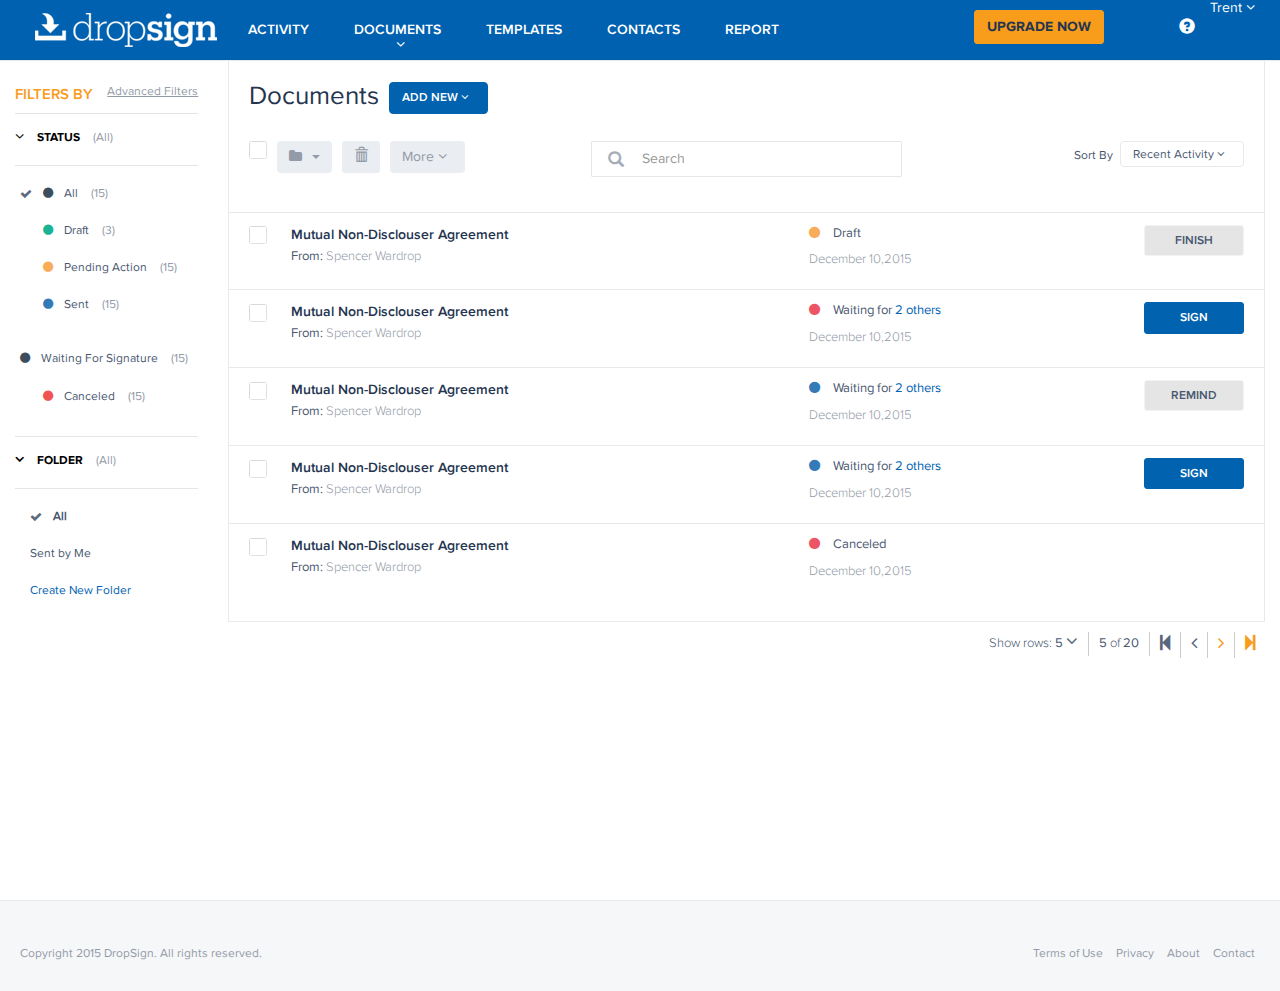
<file: index.html>
<!DOCTYPE html>
<html>
<head>
<meta charset="utf-8">
<meta name="viewport" content="width=device-width, initial-scale=1.0">
<title>Drop Sign</title>
<link href="css/bootstrap.min.css" rel="stylesheet">
<link href="css/font-awesome.css" rel="stylesheet">
<link href="css/custom.css" rel="stylesheet">
<link href="css/animate.css" rel="stylesheet">
<link href="css/style.css" rel="stylesheet">
<link href="css/datepicker.css" rel="stylesheet">
</head>

<body>
<div id="wrapper">
  <div class="site-pusher">
    <header class="header visible-xs"> <a href="#" class="header__icon" id="header__icon"></a> <a href="#" class="header__logo"><img src="images/logo.png"   /></a>
      <nav class="menu"> <a href="#">Activity</a> <a href="#">Document</a> <a href="#">Templates</a> <a href="#">Contacts</a> <a href="#">Reports</a> <a href="#" class="menu_icon"><i class="fa fa-user"></i> &nbsp;&nbsp;Spencer</a> <a href="#" class="menu_icon"><i class="fa fa-question-circle"></i> &nbsp;&nbsp;Help</a> <a href="#" class="menu_icon"><i class="fa fa-sign-out"></i> &nbsp;&nbsp;Log out</a> </nav>
    </header>
    
    <!--<nav class="navbar-default navbar-static-side" role="navigation">
    <div class="sidebar-collapse">
      <ul class="nav metismenu" id="side-menu">
        <li> <a href="javascript:;"> <span class="nav-label">Activity</span></a></li>
        <li> <a href="javascript:;"> <span class="nav-label">Document</span></a></li>
        <li> <a href="javascript:;"> <span class="nav-label">Templates</span></a></li>
        <li> <a href="javascript:;"> <span class="nav-label">Contacts</span></a></li>
        <li> <a href="javascript:;"> <span class="nav-label">Reports</span><span class="fa arrow"></span></a>
          <ul class="nav nav-second-level collapse">
            <li><a href="javascript:;"><i class="fa fa-user"></i> Spencer</a></li>
            <li><a href="javascript:;"><i class="fa fa-question-circle"></i> Help</a></li>
            <li><a href="javascript:;"><i class="fa fa-sign-out"></i> Logout</a></li>
          </ul>
        </li>
      </ul>
    </div>
  </nav>-->
    <div id="page-wrapper" class="white-bg">
      <div class="row border-bottom">
        <nav class="navbar navbar-fixed-top hidden-xs" role="navigation" style="margin-bottom: 0">
          <div class="col-lg-2 col-md-3 col-sm-3">
            <div class="navbar-header"> <a class="navbar-minimalize minimalize-styl-2 btn btn-primary visible-xs " href="javascript:;"><i class="fa fa-bars"></i> </a> <a href="javascript:;" class="logo"><img src="images/logo.png"   /></a> </div>
          </div>
          <div class="col-lg-6 col-md-6 col-sm-6 hidden-xs">
            <nav class="navbar zeroMB" role="navigation"> 
              <!-- Collect the nav links, forms, and other content for toggling -->
              <div class="collapse navbar-collapse" id="bs-example-navbar-collapse-1">
                <ul class="nav navbar-nav topimpmenu">
                  <li><a href="javascript:;">Activity</a></li>
                  <li class="dropdown"> <a href="javascript:;" class="dropdown-toggle" data-toggle="dropdown">Documents <b class="fa fa-angle-down fontsizefourteen"></b></a>
                    <ul class="dropdown-menu">
                      <li><a href="javascript:;">Sub Menu</a></li>
                    </ul>
                  </li>
                  <li><a href="javascript:;">Templates</a></li>
                  <li><a href="javascript:;">Contacts</a></li>
                  <li><a href="javascript:;">Report</a></li>
                </ul>
              </div>
              <!-- /.navbar-collapse --> 
            </nav>
          </div>
          <ul class="nav navbar-top-links navbar-right">
            <li> <span class="m-r-sm text-muted welcome-message"> <a data-toggle="dropdown" class="dropdown-toggle" href="javascript:;" aria-expanded="true"> <span class="clear"> <span class="text-white text-xs block">Trent <i class="fa fa-angle-down"></i></span> </span> </a>
              <ul class="dropdown-menu animated fadeInRight m-t-xs" style="min-width:220px;">
                <li>
                  <div class="dropdown-messages-box"> <img alt="image" class="pull-left tenmargin" src="images/userimg.png">
                    <div class="media-body">
                      <h5 class="zeroMB">Trent</h5>
                      <small class="text-muted">trent@mktg.com</small>
                      <div class="clear"></div>
                      <a href="javascript:;" class="btn btn-xs btn-primary">View Profile</a> </div>
                  </div>
                </li>
                <li><a href="javascript:;">Help</a></li>
                <li><a href="javascript:;">Account</a></li>
                <li><a href="javascript:;">Logout</a></li>
              </ul>
              </span> </li>
          </ul>
          <ul class="unstyled helpontop">
            <li> <a href="javascript:;" class="fontsizesixteen colorwhite"  data-toggle="tooltip" data-placement="Bottom" title="Help"><i class="glyphicon glyphicon-question-sign"></i></a></li>
          </ul>
          <div class="upgradnow pull-right"><a href="javascript:;" class="btn btn-warning tenMT text-uppercase">Upgrade Now</a> </div>
        </nav>
      </div>
      <div class="wrapper wrapper-content zeroP">
        <div class="row">
          <div class="col-lg-2">
            <div class="ibox float-e-margins">
              <div class="ibox-content mailbox-content">
                <div class="file-manager">
                  <div class="space-25"></div>
                  <h5 class="filter_title pull-left text-uppercase tempyellow">Filters By</h5>
                  <h5 class="font-noraml pull-right"><a href="#" data-toggle="modal" data-target="#myModal" style="color:#939ba8;"><u>Advanced Filters</u></a></h5>
                  <div class="clearfix"></div>
                  
                  <!--accordion -->
                  <div class="panel-group leftsidebar" id="accordion"> <a class="accordion-toggle colorblack" data-toggle="collapse" data-parent="#accordion" href="#collapseOne">
                    <h5><span class="fa fa-angle-down fontsizefourteen status tenPR"></span> Status <span class="font-noraml tenPL">(All)</span></h5>
                    </a>
                    <div id="collapseOne" class="panel-collapse collapse in">
                      <ul class="category-list zeroP tenMT">
                        <li> <i class="fa fa-check categorycheck"></i> <a href="javascript:;"> <i class="fa fa-circle text-success"></i> All <span class="font-noraml tenPL">(15)</span></a></li>
                        <li> <i class="fa fa-check categorycheck invisible"></i> <a href="javascript:;"> <i class="fa fa-circle text-navy"></i> Draft <span class="font-noraml tenPL">(3)</span></a></li>
                        <li> <i class="fa fa-check categorycheck invisible"></i> <a href="javascript:;"> <i class="fa fa-circle text-warning"></i> Pending Action <span class="font-noraml tenPL">(15)</span></a></li>
                        <li> <i class="fa fa-check categorycheck invisible"></i> <a href="javascript:;"> <i class="fa fa-circle text-primary"></i> Sent <span class="font-noraml tenPL">(15)</span></a></li>
                        <li> <i class="fa fa-check categorycheck invisible"></i> <a href="javascript:;"> <i class="fa fa-circle text-success"></i> Waiting For Signature <span class="font-noraml tenPL">(15)</span></a></li>
                        <li> <i class="fa fa-check categorycheck invisible"></i> <a href="javascript:;"> <i class="fa fa-circle text-danger"></i> Canceled <span class="font-noraml tenPL">(15)</span></a></li>
                      </ul>
                    </div>
                  </div>
                  <!--accordion --> 
                  
                  <!--accordion -->
                  <div class="panel-group leftsidebar" id="accordion"> <a class="accordion-toggle colorblack" data-toggle="collapse" data-parent="#accordion" href="#collapseTwo">
                    <h5><span class="fa fa-angle-down fontsizefourteen font-bold tenPR"></span> Folder <span class="font-noraml tenPL">(All)</span></h5>
                    </a>
                    <div id="collapseTwo" class="panel-collapse collapse in">
                      <ul class="category-list zeroP tenMT tenPL">
                        <li> <i class="fa fa-check categorycheck"></i> <a href="javascript:;"><b> All</b> </a></li>
                        <li> <a href="javascript:;"> Sent by Me </a></li>
                        <li> <a href="javascript:;" class="colorblue" data-toggle="modal" data-target="#myModal1"> Create New Folder </a></li>
                      </ul>
                    </div>
                  </div>
                  <!--accordion -->
                  
                  <div class="clearfix"></div>
                </div>
              </div>
            </div>
          </div>
          <div class="col-lg-10 animated fadeInRight">
            <div class="form-group visible-xs">
              <div class="icon-addon addon-lg">
                <input type="text" placeholder="Search" class="form-control" id="inputValidation">
                <label for="search" class="glyphicon glyphicon-search" rel="tooltip" title="search"></label>
              </div>
            </div>
            <div class="mail-box-header">
              <h2 class="pull-left"> Documents </h2>
              <ul class="nav nav-pills tenML pull-left" role="tablist">
                <li role="presentation" class="dropdown"> <a id="drop5" href="javascript:;" class="dropdown-toggle btn btn-primary btn-sm text-uppercase" data-toggle="dropdown" role="button" aria-haspopup="true" aria-expanded="false" style="padding: 6px 12px;font-family: 'proxima_nova_ltsemibold';}"> Add New <i class="fa fa-angle-down"></i> </a>
                  <ul id="menu2" class="dropdown-menu" aria-labelledby="drop5">
                    <li><a href="javascript:;">Send Document</a></li>
                    <li><a href="javascript:;">Sign Document</a></li>
                    <li><a href="javascript:;">Use Template</a></li>
                  </ul>
                </li>
              </ul>
              <div class="clear"></div>
              <div class="row">
                <div class="mail-tools tooltip-demo m-t-md">
                  <div class="col-lg-4"> <span class=" pull-left">
                    <input type="checkbox" class="i-checks">
                    </span>
                    <ul class="nav nav-pills pull-left tenML" role="tablist">
                      <li role="presentation" class="dropdown"> <a id="drop5" href="javascript:;" class="dropdown-toggle top-button btn btn-md" data-toggle="dropdown" role="button" aria-haspopup="true" aria-expanded="false" style="padding: 6px 12px;"> <i class="fa fa-folder"></i> <span class="caret"></span> </a>
                        <ul id="menu2" class="dropdown-menu" aria-labelledby="drop5">
                          <div class="col-xs-12">
                            <label>Move to:</label>
                            <div class="form-group">
                              <div class="icon-addon addon-sm">
                                <input type="text" placeholder="" class="form-control" id="inputValidation">
                                <label for="email" class="glyphicon glyphicon-search" rel="tooltip" title="email"></label>
                              </div>
                            </div>
                          </div>
                          <li><a href="javascript:;">Folder1</a></li>
                          <li><a href="javascript:;">Folder2</a></li>
                          <li><a href="javascript:;">Folder3</a></li>
                          <hr>
                          <li><a href="#">Create new</a></li>
                          <li><a href="#">Manage folders</a></li>
                        </ul>
                      </li>
                    </ul>
                    <button class="btn top-button btn-md tenML pull-left" data-toggle="tooltip" data-placement="bottom" title="" data-original-title="Delete" aria-describedby="tooltip365718"><i class="glyphicon glyphicon-trash"></i> </button>
                    <ul class="nav nav-pills pull-left tenML" role="tablist">
                      <li role="presentation" class="dropdown"> <a id="drop5" href="javascript:;" class="dropdown-toggle top-button btn btn-md" data-toggle="dropdown" role="button" aria-haspopup="true" aria-expanded="false" style="padding: 6px 12px;"> More <i class="fa fa-angle-down"></i> </a>
                        <ul id="menu2" class="dropdown-menu" aria-labelledby="drop5">
                          <li><a href="javascript:;">Remind</a></li>
                          <li><a href="javascript:;">Sign</a></li>
                          <li><a href="javascript:;">Cancel</a></li>
                        </ul>
                      </li>
                    </ul>
                  </div>
                  <div class="form-group hidden-xs col-lg-4">
                    <div class="icon-addon addon-lg">
                      <input type="text" placeholder="Search" class="form-control" id="inputValidation">
                      <label for="search" class="glyphicon glyphicon-search" rel="tooltip" title="search"></label>
                    </div>
                  </div>
                  <div class="form-group col-lg-4 text-left">
                    <ul class="nav nav-pills tenML pull-right sort" role="tablist">
                      <li class="fivePR tenPT">Sort By</li>
                      <li role="presentation" class="dropdown"> <a id="drop5" href="javascript:;" class="dropdown-toggle btn btn-default btn-md" data-toggle="dropdown" role="button" aria-haspopup="true" aria-expanded="false" style="padding: 6px 12px;"> Recent Activity <i class="fa fa-angle-down"></i> </a>
                        <ul id="menu2" class="dropdown-menu" aria-labelledby="drop5">
                          <li><a href="javascript:;"><i class="fa fa-check fivePR"></i><strong>Recent Activity</strong></a></li>
                          <li><a href="javascript:;">Title A-Z</a></li>
                          <li><a href="javascript:;">Title Z-A</a></li>
                        </ul>
                      </li>
                    </ul>
                  </div>
                </div>
              </div>
            </div>
            <div class="mail-box">
              <table class="table table-hover table-mail" width="100%">
                <tbody>
                  <tr class="read">
                    <td class="check-mail"><input type="checkbox" class="i-checks"></td>
                    <td class="mail-contact" width="50%">Mutual Non-Disclouser Agreement</a>
                      <h5 class="hidden-xs"> <span class="font-light">
                        <t class="bold">From:</t>
                        Spencer Wardrop</span> </h5>
                      <ul class="unstyled zeroP visible-xs">
                        <li><a href="javascript:;"> <i class="fa fa-circle text-warning tenPR"></i> Draft </a></li>
                      </ul>
                      <h5 class="visible-xs"> <span class="font-light pull-left">
                        <t class="bold">From:</t>
                        Spencer Wardrop</span> </h5>
                      <h5 class="visible-xs"> <span class="font-light pull-right">December 10,2015</span> </h5></td>
                    <td class="text-left hidden-xs"><ul class="unstyled zeroP">
                        <li><a href="javascript:;"> <i class="fa fa-circle text-warning tenPR"></i> Draft </a></li>
                      </ul>
                      <h5> <span class="font-light">December 10,2015</span> </h5></td>
                    <td class="text-right mail-date hidden-xs"><a href="javascript:;" class="btn btn-grey">Finish</a></td>
                  </tr>
                  <tr class="read">
                    <td class="check-mail"><input type="checkbox" class="i-checks"></td>
                    <td class="mail-contact" width="50%">Mutual Non-Disclouser Agreement</a>
                      <h5 class="hidden-xs"> <span class="font-light">
                        <t class="bold">From:</t>
                        Spencer Wardrop</span> </h5>
                      <ul class="unstyled zeroP visible-xs">
                        <li> <i class="fa fa-circle text-danger tenPR"></i> Waiting for <a href="javascript:;" class="colorblue"> 2 others </a></li>
                      </ul>
                      <h5 class="visible-xs"> <span class="font-light pull-left">
                        <t class="bold">From:</t>
                        Spencer Wardrop</span> </h5>
                      <h5 class="visible-xs"> <span class="font-light pull-right">December 10,2015</span> </h5></td>
                    <td class="text-left hidden-xs"><ul class="unstyled zeroP">
                        <li> <i class="fa fa-circle text-danger tenPR"></i> Waiting for <a href="javascript:;" class="colorblue"> 2 others </a></li>
                      </ul>
                      <h5> <span class="font-light">December 10,2015</span> </h5></td>
                    <td class="text-right mail-date hidden-xs"><a href="javascript:;" style="font-size:12px;" class="btn btn-primary">Sign</a></td>
                  </tr>
                  <tr class="read">
                    <td class="check-mail"><input type="checkbox" class="i-checks"></td>
                    <td class="mail-contact" width="50%">Mutual Non-Disclouser Agreement</a>
                      <h5 class="hidden-xs"> <span class="font-light">
                        <t class="bold">From:</t>
                        Spencer Wardrop</span> </h5>
                      <ul class="unstyled zeroP visible-xs">
                        <li> <i class="fa fa-circle text-primary tenPR"></i> Waiting for <a href="javascript:;" class="colorblue"> 2 others </a></li>
                      </ul>
                      <h5 class="visible-xs"> <span class="font-light pull-left">
                        <t class="bold">From:</t>
                        Spencer Wardrop</span> </h5>
                      <h5 class="visible-xs"> <span class="font-light pull-right">December 10,2015</span> </h5></td>
                    <td class="text-left hidden-xs"><ul class="unstyled zeroP">
                        <li> <i class="fa fa-circle text-primary tenPR"></i> Waiting for <a href="javascript:;" class="colorblue"> 2 others </a></li>
                      </ul>
                      <h5> <span class="font-light">December 10,2015</span> </h5></td>
                    <td class="text-right mail-date hidden-xs"><a href="javascript:;" class="btn btn-grey">Remind</a></td>
                  </tr>
                  <tr class="read">
                    <td class="check-mail"><input type="checkbox" class="i-checks"></td>
                    <td class="mail-contact" width="50%">Mutual Non-Disclouser Agreement</a>
                      <h5 class="hidden-xs"> <span class="font-light">
                        <t class="bold">From:</t>
                        Spencer Wardrop</span> </h5>
                      <ul class="unstyled zeroP visible-xs">
                        <li> <i class="fa fa-circle text-primary tenPR"></i> Waiting for <a href="javascript:;" class="colorblue"> 2 others </a></li>
                      </ul>
                      <h5 class="visible-xs"> <span class="font-light pull-left">
                        <t class="bold">From:</t>
                        Spencer Wardrop</span> </h5>
                      <h5 class="visible-xs" <span class="font-light pull-right">December 10,2015</span>
                      </h5></td>
                    <td class="text-left hidden-xs"><ul class="unstyled zeroP">
                        <li> <i class="fa fa-circle text-primary tenPR"></i> Waiting for <a href="javascript:;" class="colorblue"> 2 others </a></li>
                      </ul>
                      <h5> <span class="font-light">December 10,2015</span> </h5></td>
                    <td class="text-right mail-date hidden-xs"><a href="javascript:;" style="font-size:12px;" class="btn btn-primary">Sign</a></td>
                  </tr>
                  <tr class="read">
                    <td class="check-mail"><input type="checkbox" class="i-checks"></td>
                    <td class="mail-contact" width="50%">Mutual Non-Disclouser Agreement</a>
                      <h5 class="hidden-xs"> <span class="font-light">
                        <t class="bold">From:</t>
                        Spencer Wardrop</span> </h5>
                      <ul class="unstyled zeroP visible-xs">
                        <li> <i class="fa fa-circle text-danger tenPR"></i> Canceled </li>
                      </ul>
                      <h5 class="visible-xs"> <span class="font-light pull-left">
                        <t class="bold">From:</t>
                        Spencer Wardrop</span> </h5>
                      <h5 class="visible-xs"> <span class="font-light pull-right">December 10,2015</span> </h5></td>
                    <td class="text-left hidden-xs"><ul class="unstyled zeroP">
                        <li> <i class="fa fa-circle text-danger tenPR"></i> Canceled </li>
                      </ul>
                      <h5> <span class="font-light">December 10,2015</span> </h5></td>
                    <td class="text-right mail-date hidden-xs">&nbsp;</td>
                  </tr>
                </tbody>
              </table>
            </div>
            <div class="mail-box-footer">
              <ul>
                <li>Show rows: <span>5 <i class="fa fa-angle-down grey"></i></span></li>
                <li><span>5</span> of <span>20</span></li>
                <li><a href="#" class="grey"><i class="fa fa-step-backward"></i></a></li>
                <li><a href="#" class="grey"><i class="fa fa-angle-left"></i></a></li>
                <li><a href="#" class="yellow"><i class="fa fa-angle-right"></i></a></li>
                <li><a href="#" class="yellow"><i class="fa fa-step-forward"></i></a></li>
              </ul>
            </div>
          </div>
        </div>
      </div>
      
    </div>
    <div class="footer">
        <div class="pull-left"> Copyright 2015 DropSign.  All rights reserved. </div>
        <div class="footerlist pull-right"> <a href="javascript:;">Terms of Use</a> <a href="javascript:;">Privacy</a> <a href="javascript:;">About</a> <a href="javascript:;">Contact</a> </div>
      </div>
  </div>
  <div class="modal fade advanced_filter" id="myModal" tabindex="-1" role="dialog" aria-labelledby="myModalLabel">
    <div class="modal-dialog" role="document">
      <div class="modal-content">
        <form>
          <div class="modal-header">
            <button type="button" class="close" data-dismiss="modal" aria-label="Close"><span aria-hidden="true" class="close-icon">&times;</span></button>
            <h4 class="modal-title" id="myModalLabel">Advanced Filters <sup>2</sup>
              <input type="reset" class="clearall" value="clear all">
            </h4>
          </div>
          <div class="modal-body filter">
            <div class=""> <!-- required for floating --> 
              <!-- Nav tabs -->
              <ul class="nav nav-tabs tabs-left" id="filter-tab">
                <li class="active overflowhidden"> <a href="#home" data-toggle="tab" id="anchorid1" class="overflowhidden">
                  <div class="pull-left bordernone">Status</div>
                  <div style="left:25px;" class="checkbox checkbox pull-left zeroMT zeroMB tenML">
                    <input type="checkbox" name="all" id="checkbox1" value="option1">
                    <label for="all"></label>
                  </div>
                  </a></li>
                <li class="overflowhidden"><a href="#profile" data-toggle="tab" id="anchorid2" class="overflowhidden"><div class="pull-left bordernone">Folder</div>
                  <div style="left:27px;" class="checkbox checkbox pull-left zeroMT zeroMB tenML">
                    <input type="checkbox" name="all" id="checkbox2" value="option1">
                    <label for="all"></label>
                  </div> </a></li>
                <li class="overflowhidden"><a href="#messages" data-toggle="tab" id="anchorid3" class="overflowhidden"><div class="pull-left bordernone">Date</div>
                  <div style="left:41px;" class="checkbox checkbox pull-left zeroMT zeroMB tenML">
                    <input type="checkbox" name="all" id="checkbox3" value="option1">
                    <label for="all"></label>
                  </div> </a></li>
                <li class="overflowhidden"><a href="#settings" data-toggle="tab" id="anchorid4" class="overflowhidden"><div class="pull-left bordernone">Sender</div>
                  <div style="left:26px;" class="checkbox checkbox pull-left zeroMT zeroMB tenML">
                    <input type="checkbox" name="all" id="checkbox4" value="option1" style="border:none !important;">
                    <label for="all"></label>
                  </div> </a></li>
              </ul>
            </div>
            <div class=""> 
              <!-- Tab panes -->
              <div class="tab-content">
                <div class="tab-pane status1 active" id="home">
                  <table>
                    <tr>
                      <td width="80%"><div class="checkbox checkbox">
                          <input type="checkbox" name="all" id="all" value="option1">
                          <label for="all">All</label>
                        </div></td>
                      <td width="20%"><span>15</span></td>
                    </tr>
                    <tr>
                      <td><div class="checkbox checkbox">
                          <input type="checkbox" name="all" id="draft" value="option1">
                          <label for="draft">Draft</label>
                        </div></td>
                      <td><span>2</span></td>
                    </tr>
                    <tr>
                      <td><div class="checkbox checkbox">
                          <input type="checkbox" name="all" id="action" value="option1">
                          <label for="action">Pending action</label>
                        </div></td>
                      <td><span>5</span></td>
                    </tr>
                    <tr>
                      <td><div class="checkbox checkbox">
                          <input type="checkbox" name="all" id="sent" value="option1">
                          <label for="sent">Sent</label>
                        </div></td>
                      <td><span>5</span></td>
                    </tr>
                    <tr>
                      <td><div class="checkbox checkbox">
                          <input type="checkbox" name="all" id="signature" value="option1">
                          <label for="signature">Waiting for signature</label>
                        </div></td>
                      <td><span>1</span></td>
                    </tr>
                    <tr>
                      <td><div class="checkbox checkbox">
                          <input type="checkbox" name="all" id="cancel" value="option1">
                          <label for="cancel">Canceled</label>
                        </div></td>
                      <td><span>2</span></td>
                    </tr>
                    <input type="reset" class="inner-clear" value="clear">
                  </table>
                </div>
                <div class="tab-pane" id="profile">
                  <table>
                    <tr>
                      <td width="80%"><div class="checkbox checkbox">
                          <input type="checkbox" name="all" id="all1" value="option1">
                          <label for="all1">All</label>
                        </div></td>
                      <td width="20%"><span>15</span></td>
                    </tr>
                    <tr>
                      <td><div class="checkbox checkbox">
                          <input type="checkbox" name="all" id="draft1" value="option1">
                          <label for="draft1">Sent by me</label>
                        </div></td>
                      <td><span>2</span></td>
                    </tr>
                    <tr>
                      <td><a href="#" id="addform">Create new folder</a> <br>
                        <div id="newfolder">
                          <hr>
                          <label> Enter the name of your folder:</label>
                          <input type="text" class="form-control" required>
                          <br>
                          <div class="form-group">
                            <input type="submit" class="btn btn-primary" value="CREATE">
                            <input type="button" class="btn cancel" value="CANCEL">
                          </div>
                        </div>
                        <br>
                        <br>
                        <br></td>
                    </tr>
                    <input type="reset" class="inner-clear1" value="clear">
                  </table>
                </div>
                <div class="tab-pane" id="messages">
                  <table>
                    <tr>
                      <td width="80%"><div class="checkbox checkbox">
                          <input type="checkbox" name="all" id="all2" value="option1">
                          <label for="all2">All</label>
                        </div></td>
                    </tr>
                    <tr>
                      <td><div class="checkbox checkbox">
                          <input type="checkbox" name="all" id="draft2" value="option1">
                          <label for="draft2">Today</label>
                        </div></td>
                    </tr>
                    <tr>
                      <td><div class="checkbox checkbox">
                          <input type="checkbox" name="all" id="action2" value="option1">
                          <label for="action2">Last 7 days</label>
                        </div></td>
                    </tr>
                    <tr>
                      <td><div class="checkbox checkbox">
                          <input type="checkbox" name="all" id="sent2" value="option1">
                          <label for="sent2">Last 30 days</label>
                        </div></td>
                    </tr>
                    <tr>
                      <td><div class="checkbox checkbox">
                          <input type="checkbox" name="all" id="signature2" value="option1">
                          <label for="signature2">Last month</label>
                        </div></td>
                    </tr>
                    <tr>
                      <td><a href="#" id="test">Custom</a>
                        <div class="input-daterange" id="datepicker" >
                          <input type="text" class="input-small" name="start" />
                        </div>
                        <br>
                        <br></td>
                    </tr>
                    <input type="reset" class="inner-clear2" value="clear">
                  </table>
                </div>
                <div class="tab-pane" id="settings">
                  <table>
                    <tr>
                      <td width="80%"><div class="checkbox checkbox">
                          <input type="checkbox" name="all" id="all3" value="option1">
                          <label for="all3">All</label>
                        </div></td>
                      <td width="20%"><span>15</span></td>
                    </tr>
                    <tr>
                      <td><div class="checkbox checkbox">
                          <input type="checkbox" name="all" id="draft3" value="option1">
                          <label for="draft3">Sent by me</label>
                        </div></td>
                      <td><span>2</span></td>
                    </tr>
                    <tr>
                      <td><div class="checkbox checkbox">
                          <input type="checkbox" name="all" id="draft4" value="option1">
                          <label for="draft4">Sent by others</label>
                        </div></td>
                      <td><span>5</span></td>
                    </tr>
                    <input type="reset" class="inner-clear3" value="clear">
                  </table>
                  <br>
                  <br>
                </div>
              </div>
            </div>
            <div class="clearfix"></div>
          </div>
        </form>
      </div>
    </div>
  </div>
  
  <!--- Model2 -->
  
  <div class="modal fade advanced_filter new_folder" id="myModal1" tabindex="-1" role="dialog" aria-labelledby="myModalLabel">
    <div class="modal-dialog" role="document">
      <div class="modal-content">
        <div class="modal-header">
          <button type="button" class="close" data-dismiss="modal" aria-label="Close"><span aria-hidden="true" class="close-icon">&times;</span></button>
          <h4 class="modal-title" id="myModalLabel">New Folder</h4>
        </div>
        <div class="modal-body ">
          <form>
            <label> Enter the name of your folder:</label>
            <input type="text" class="form-control" required>
            <br>
            <div class="form-group">
              <input type="submit" class="btn btn-primary" value="CREATE">
              <input type="button" class="btn cancel" value="CANCEL">
            </div>
          </form>
        </div>
      </div>
    </div>
  </div>
  
  <!--- Model2 --> 
  
</div>
<!-- Mainly scripts --> 
<script src="js/jquery-2.1.1.js"></script> 
<script src="js/bootstrap.min.js"></script> 
<script src="js/jquery.metisMenu.js"></script> 
<script src="js/jquery.slimscroll.min.js"></script> 

<!-- Custom and plugin javascript --> 
<script src="js/inspinia.js"></script> 
<script src="js/pace.min.js"></script> 
<script src="js/bootstrap-datepicker.js"></script> 
<script type="text/javascript">
            // When the document is ready
            $(document).ready(function () {
                
                $('.input-daterange').datepicker({
                    todayBtn: "linked"
                });
            
            });
        </script> 

<!-- iCheck --> 
<script src="js/icheck.min.js"></script> 
<script>
        $(document).ready(function(){
            $('.i-checks').iCheck({
                checkboxClass: 'icheckbox_square-green',
                radioClass: 'iradio_square-green',
            });
			
			$('.collapse').on('shown.bs.collapse', function(){
$(this).parent().find(".fa-angle-right").removeClass("fa-angle-right").addClass("fa-angle-down");
}).on('hidden.bs.collapse', function(){
$(this).parent().find(".fa-angle-down").removeClass("fa-angle-down").addClass("fa-angle-right");
});
			
        });
    </script> 
<script>
$(document).ready(function(){

	(function($) {

		$('#header__icon').click(function(e){
			e.preventDefault();
			$('body').toggleClass('with--sidebar');
		});
    
    $('#site-cache').click(function(e){
      $('body').removeClass('with--sidebar');
    });

	})(jQuery);

});
</script> 
<script>
$(function() {
  var testclick = jQuery.noConflict();
  testclick("#addform").on("click", function() {
   testclick("#newfolder").toggle();
  });
  testclick("#test").on("click", function() {
    testclick("#datepicker").toggle();
  });
});
</script>
<script>
$(function() {
  /*$("#filter-tab").on("click", function() {
    $("#filter-tab li.active span").toggle();
  });*/
  var popupcheck = jQuery.noConflict();
    popupcheck("#anchorid1").click(function(){
        popupcheck('#checkbox1').prop('checked', true);
    });
    popupcheck("#anchorid2").click(function(){
        popupcheck('#checkbox2').prop('checked', true);
    });
	 popupcheck("#anchorid3").click(function(){
        popupcheck('#checkbox3').prop('checked', true);
    });
	popupcheck("#anchorid4").click(function(){
        popupcheck('#checkbox4').prop('checked', true);
    });
});
</script> 
<script>
function checkTerms()
{
    var ticked = document.getElementById("terms").checked;

        return ticked;
}
</script>
</body>
</html>
</file>
<file: css/custom.css>
.icheckbox_square-green,.iradio_square-green{display:inline-block;*display:inline;vertical-align:middle;margin:0;padding:0;width:18px;height:18px;background:url(../images/green.png) no-repeat;border:none;cursor:pointer;border-radius:3px}
.icheckbox_square-green{background-position:0 0}
.icheckbox_square-green.hover{background-position:-20px 0}
.icheckbox_square-green.checked{background-position:-40px 0}
.icheckbox_square-green.disabled{background-position:-70px 0;cursor:default}
.icheckbox_square-green.checked.disabled{background-position:-94px 0}
.iradio_square-green{background-position:-120px 0}
.iradio_square-green.hover{background-position:-144px 0}
.iradio_square-green.checked{background-position:-168px 0}
.iradio_square-green.disabled{background-position:-192px 0;cursor:default}
.iradio_square-green.checked.disabled{background-position:-216px 0}
@media (-o-min-device-pixel-ratio: 54),(-webkit-min-device-pixel-ratio: 1.25),(min-resolution: 120dpi) {
.icheckbox_square-green,.iradio_square-green{background-image:url(../images/green@2x.png);-webkit-background-size:240px 24px;background-size:240px 24px}
}
.fourP{padding:4px!important}
.fiveP{padding:5px!important}
.fivemargin{margin:5px!important}
.fiveMB{margin-bottom:5px!important}
.fiveMT{margin-top:5px!important}
.fiveMR{margin-right:5px!important}
.fiveML{margin-left:5px!important}
.fivePB{padding-bottom:5px!important}
.fivePT{padding-top:5px!important}
.fivePR{padding-right:5px!important}
.fivePL{padding-left:5px!important}
.tenmargin{margin:10px!important}
.tenMB{margin-bottom:10px!important}
.tenMT{margin-top:10px!important}
.tenMR{margin-right:10px!important}
.tenML{margin-left:10px!important}
.zeroP{padding:0!important}
.zeroMB{margin-bottom:0!important}
.zeroMT{margin-top:0!important}
.zeroML{margin-left:0!important}
.zeroMR{margin-right:0!important}
.zeroPB{padding-bottom:0!important}
.zeroPT{padding-top:0!important}
.zeroPL{padding-left:0!important}
.zeroPR{padding-right:0!important}
.zeroM{margin:0!important}
.tenpadding{padding:10px!important}
.tenPB{padding-bottom:10px!important}
.tenPT{padding-top:10px!important}
.tenPR{padding-right:10px!important}
.tenPL{padding-left:10px!important}
.fifteenpadding{padding:15px!important}
.fifteenPB{padding-bottom:15px!important}
.fifteenPT{padding-top:15px!important}
.fifteenPR{padding-right:15px!important}
.fifteenPL{padding-left:15px!important}
.thirtypadding{padding:30px!important}
.thirtyPB{padding-bottom:30px!important}
.thirtyPT{padding-top:30px!important}
.thirtyPR{padding-right:30px!important}
.thirtyPL{padding-left:30px!important}
.twentypadding{padding:20px!important}
.twentyPB{padding-bottom:20px!important}
.twentyPT{padding-top:20px!important}
.twentyPR{padding-right:20px!important}
.twentyPL{padding-left:20px!important}
.twentymargin{margin:20px!important}
.twentyMB{margin-bottom:20px!important}
.twentyMT{margin-top:20px!important}
.twentyMR{margin-right:20px!important}
.twentyML{margin-left:20px!important}
.heightauto{height:auto}
.heightten{height:10px!important}
.heighttwenty{height:20px!important}
.green{color:#789510!important}
.red{color:red!important}
.zeroBottom{bottom:0!important}
.fontsizeeleven{font-size:11px!important}
.fontsizetwelve{font-size:12px!important}
.fontsizethirteen{font-size:13px!important}
.fontsizefourteen{font-size:14px!important}
.fontsizefifteen{font-size:14px!important}
.fontsizetwenty{font-size:20px!important}
.fontsizethirty{font-size:30px!important}
.fontsizeeighteen{font-size:18px}
.fontsizeseventeen{font-size:17px}
.fontsizesixteen{font-size:16px!important}
.backgroundnone{background:none!important}
.bordernone{border:none!important}
.boxshadownone{box-shadow:none!important}
.leftborder{border-left:1px solid #B3B1B1!important;padding-left:25px}
.rightborder{border-right:1px solid #B3B1B1!important;padding-right:25px}
.text-justify{text-align:justify}
.colorwhite{color:#fff!important}
.colorblack{color:#000!important}
.colorblue{color:#0162b1!important}
.width100P{width:100%!important}
.lowercase{text-transform:lowercase!important}
.floatnone{float:none!important}
.marginzeroauto{margin:0 auto!important}
.fontbold{font-weight:700}
.text-center{text-align:center!important}
.text-right{text-align:right!important}
.text-left{text-align:left!important}
.bgcolorF6{background:#f6f6f6}
.text-italic{font-style:italic}
.displayblock{display:block!important}
.fontnormal{font-weight:400!important}
.overflowhidden{overflow:hidden}
</file>
<file: css/style.css>
@font-face {
    font-family: 'proxima_nova_ltsemibold';
    src: url('../fonts/proxima_nova_semibold-webfont.eot');
    src: url('../fonts/proxima_nova_semibold-webfont.eot?#iefix') format('embedded-opentype'),
         url('../fonts/proxima_nova_semibold-webfont.woff2') format('woff2'),
         url('../fonts/proxima_nova_semibold-webfont.woff') format('woff'),
         url('../fonts/proxima_nova_semibold-webfont.ttf') format('truetype');
    font-weight: normal;
    font-style: normal;
}
@font-face {
    font-family: 'proxima_nova_rgbold';
    src: url('../fonts/proxima_nova_bold-webfont.eot');
    src: url('../fonts/proxima_nova_bold-webfont.eot?#iefix') format('embedded-opentype'),
         url('../fonts/proxima_nova_bold-webfont.woff2') format('woff2'),
         url('../fonts/proxima_nova_bold-webfont.woff') format('woff'),
         url('../fonts/proxima_nova_bold-webfont.ttf') format('truetype');
    font-weight: normal;
    font-style: normal;
}

@font-face {
    font-family: 'proxima_nova_rgregular';
    src: url('../fonts/proxima_nova_regular-webfont.eot');
    src: url('../fonts/proxima_nova_regular-webfont.eot?#iefix') format('embedded-opentype'),
         url('../fonts/proxima_nova_regular-webfont.woff2') format('woff2'),
         url('../fonts/proxima_nova_regular-webfont.woff') format('woff'),
         url('../fonts/proxima_nova_regular-webfont.ttf') format('truetype');
    font-weight: normal;
    font-style: normal;
}
@font-face {
    font-family: 'proxima_novalight';
    src: url('../fonts/proxima_nova_light-webfont.eot');
    src: url('../fonts/proxima_nova_light-webfont.eot?#iefix') format('embedded-opentype'),
         url('../fonts/proxima_nova_light-webfont.woff2') format('woff2'),
         url('../fonts/proxima_nova_light-webfont.woff') format('woff'),
         url('../fonts/proxima_nova_light-webfont.ttf') format('truetype');
    font-weight: normal;
    font-style: normal;
}

h1{font-size:30px}
h2{font-size:24px}
h3{font-size:16px}
h4{font-size:14px}
h5{font-size:12px}
h6{font-size:10px}
h3,h4,h5{margin-top:5px;}
.nav > li > a{color:#495770;padding:14px 20px 14px 25px}
.nav.metismenu > li > a{color:#ffffff;padding:14px 20px 14px 25px; text-transform:uppercase; font-weight:normal; font-size:12px;}
.nav.metismenu > li > a:hover{ border-left: 2px solid #ee2243;}
.nav.navbar-right > li > a{color:#999c9e}
.nav > li.active > a{color:#fff; border-left: 2px solid #ee2243;}
.navbar-default .nav > li > a:hover,.navbar-default .nav > li > a:focus{background-color:#25354f;color:#fff}
.nav .open > a,.nav .open > a:hover,.nav .open > a:focus{background:#fff}
.nav.navbar-top-links > li > a:hover,.nav.navbar-top-links > li > a:focus{background-color:transparent}
.nav > li > a i{margin-right:6px}
.navbar{border:0}
.navbar-default{background-color:#495771;border-color:#2f4050}
.navbar-top-links li{display:inline-block}
.navbar-top-links li:last-child{margin-right:40px}
.body-small .navbar-top-links li:last-child{margin-right:0}
.navbar-top-links li a{padding:20px 0;min-height:50px}
.dropdown-menu{border:medium none;border-radius:3px;box-shadow:0 0 3px rgba(86,96,117,0.7);display:none;float:left;font-size:12px;left:0;list-style:none outside none;padding:0;position:absolute;text-shadow:none;top:100%;z-index:1000}
.dropdown-menu > li > a{border-radius:3px;color:inherit;line-height:25px;margin:4px;text-align:left;font-weight:400}
.dropdown-menu > li > a.font-bold{font-weight:600}
.navbar-top-links .dropdown-menu li{display:block}
.navbar-top-links .dropdown-menu li:last-child{margin-right:0}
.navbar-top-links .dropdown-menu li a{padding:3px 20px;min-height:0}
.navbar-top-links .dropdown-menu li a div{white-space:normal}
.navbar-top-links .dropdown-messages,.navbar-top-links .dropdown-tasks,.navbar-top-links .dropdown-alerts{width:310px;min-width:0}
.navbar-top-links .dropdown-messages{margin-left:5px}
.navbar-top-links .dropdown-tasks{margin-left:-59px}
.navbar-top-links .dropdown-alerts{margin-left:-123px}
.navbar-top-links .dropdown-user{right:0;left:auto}
.dropdown-messages,.dropdown-alerts{padding:10px}
.dropdown-messages li a,.dropdown-alerts li a{font-size:12px}
.dropdown-messages li em,.dropdown-alerts li em{font-size:10px}
.nav.navbar-top-links .dropdown-alerts a{font-size:12px}
.nav-header{padding:33px 25px;background:url(../images/header-profile.png) no-repeat}
.pace-done .nav-header{transition:all .4s}
.nav > li.active{/*border-left:4px solid #19aa8d;*/background:#25354f}
.nav.nav-second-level > li.active{border:none}
.nav.nav-second-level.collapse[style]{height:auto!important}
.nav-header a{color:#DFE4ED}
.nav-header .text-muted{color:#8095a8}
.minimalize-styl-2{padding:4px 12px;margin:14px 5px 5px 20px;font-size:14px;float:left}
.navbar-form-custom{float:left;height:50px;padding:0;width:200px;display:inline-table}
.navbar-form-custom .form-group{margin-bottom:0}
.nav.navbar-top-links a{font-size:14px; font-family: 'proxima_nova_rgregular'; line-height:17px;}
.navbar-form-custom .form-control{background:none repeat scroll 0 0 rgba(0,0,0,0);border:medium none;font-size:14px;height:60px;margin:0;z-index:2000}
ul.sort li, ul.sort li a{ font-size:12px; color:#495770; line-height:10px;}
.top-button{ background:#eaedf1; border:#bdc2ca; color:#939ba8 !important;}
.top-button:hover{border:#939ba8; color:#495770 !important;}
.count-info .label{line-height:12px;padding:2px 5px;position:absolute;right:6px;top:12px}
.arrow{float:right}
.fa.arrow:before{content:"\f104"}
.active > a > .fa.arrow:before{content:"\f107"}
.nav-second-level li,.nav-third-level li{border-bottom:none!important}
.nav-second-level li a{padding:7px 10px;padding-left:52px}
.nav-third-level li a{padding-left:62px}
.nav-second-level li:last-child{margin-bottom:10px}
body:not(.fixed-sidebar):not(.canvas-menu).mini-navbar .nav li:hover > .nav-second-level,.mini-navbar .nav li:focus > .nav-second-level{display:block;border-radius:0 2px 2px 0;min-width:140px;height:auto}
body.mini-navbar .navbar-default .nav > li > .nav-second-level li a{font-size:12px;border-radius:3px}
.fixed-nav .slimScrollDiv #side-menu{padding-bottom:60px}
.mini-navbar .nav-second-level li a{padding:10px 10px 10px 15px}
.mini-navbar .nav-second-level{position:absolute;left:70px;top:0;background-color:#2f4050;padding:10px;font-size:12px}
.canvas-menu.mini-navbar .nav-second-level{background:#25354f}
.mini-navbar li.active .nav-second-level{left:65px}
.navbar-default .special_link a{background:#1ab394;color:#fff}
.navbar-default .special_link a:hover{background:#17987e!important;color:#fff}
.navbar-default .special_link a span.label{background:#fff;color:#1ab394}
.navbar-default .landing_link a{background:#1cc09f;color:#fff}
.navbar-default .landing_link a:hover{background:#1ab394!important;color:#fff}
.navbar-default .landing_link a span.label{background:#fff;color:#1cc09f}
.logo-element{text-align:center;font-size:18px;font-weight:600;color:#fff;display:none;padding:18px 0}
.pace-done .navbar-static-side,.pace-done .nav-header,.pace-done li.active,.pace-done #page-wrapper,.pace-done .footer{-webkit-transition:all .4s;-moz-transition:all .4s;-o-transition:all .4s;transition:all .4s}
.navbar-fixed-top{background:#fff;transition-duration:.4s;border-bottom:1px solid #e7eaec!important;z-index:2030}
.navbar-fixed-top,.navbar-static-top{background:#0061b0}
.fixed-nav #wrapper{margin-top:0}
body.fixed-nav #wrapper .navbar-static-side,body.fixed-nav #wrapper #page-wrapper{margin-top:60px}
body.top-navigation.fixed-nav #wrapper #page-wrapper{margin-top:0}
body.fixed-nav.fixed-nav-basic .navbar-fixed-top{left:220px}
body.fixed-nav.fixed-nav-basic.mini-navbar .navbar-fixed-top{left:70px}
body.fixed-nav.fixed-nav-basic.fixed-sidebar.mini-navbar .navbar-fixed-top{left:0}
body.fixed-nav.fixed-nav-basic #wrapper .navbar-static-side{margin-top:0}
body.fixed-nav.fixed-nav-basic.body-small .navbar-fixed-top{left:0}
body.fixed-nav.fixed-nav-basic.fixed-sidebar.mini-navbar.body-small .navbar-fixed-top{left:220px}
.fixed-nav .minimalize-styl-2{margin:14px 5px 5px 15px}
.body-small .navbar-fixed-top{margin-left:0}
body.mini-navbar .navbar-static-side{width:70px}
body.mini-navbar .profile-element,body.mini-navbar .nav-label,body.mini-navbar .navbar-default .nav li a span{display:none}
body.canvas-menu .profile-element{display:block}
body:not(.fixed-sidebar):not(.canvas-menu).mini-navbar .nav-second-level{display:none}
body.mini-navbar .navbar-default .nav > li > a{font-size:16px}
body.mini-navbar .logo-element{display:block}
body.canvas-menu .logo-element{display:none}
body.mini-navbar .nav-header{padding:0;background-color:#1ab394}
body.canvas-menu .nav-header{padding:33px 25px}
body.mini-navbar #page-wrapper{margin:0 0 0 70px}
body.fixed-sidebar.mini-navbar .footer,body.canvas-menu.mini-navbar .footer{margin:0!important}
body.canvas-menu.mini-navbar #page-wrapper,body.canvas-menu.mini-navbar .footer{margin:0}
body.fixed-sidebar .navbar-static-side,body.canvas-menu .navbar-static-side{position:fixed;width:220px;z-index:2001;height:100%}
body.fixed-sidebar.mini-navbar .navbar-static-side{width:0}
body.fixed-sidebar.mini-navbar #page-wrapper{margin:0}
body.body-small.fixed-sidebar.mini-navbar #page-wrapper{margin:0 0 0 220px}
body.body-small.fixed-sidebar.mini-navbar .navbar-static-side{width:220px}
.fixed-sidebar.mini-navbar .nav li:focus > .nav-second-level,.canvas-menu.mini-navbar .nav li:focus > .nav-second-level{display:block;height:auto}
body.fixed-sidebar.mini-navbar .navbar-default .nav > li > .nav-second-level li a{font-size:12px;border-radius:3px}
body.canvas-menu.mini-navbar .navbar-default .nav > li > .nav-second-level li a{font-size:13px;border-radius:3px}
.fixed-sidebar.mini-navbar .nav-second-level li a,.canvas-menu.mini-navbar .nav-second-level li a{padding:10px 10px 10px 15px}
.fixed-sidebar.mini-navbar .nav-second-level,.canvas-menu.mini-navbar .nav-second-level{position:relative;padding:0;font-size:13px}
.fixed-sidebar.mini-navbar li.active .nav-second-level,.canvas-menu.mini-navbar li.active .nav-second-level{left:0}
body.fixed-sidebar.mini-navbar .navbar-default .nav > li > a,body.canvas-menu.mini-navbar .navbar-default .nav > li > a{font-size:13px}
body.fixed-sidebar.mini-navbar .nav-label,body.fixed-sidebar.mini-navbar .navbar-default .nav li a span,body.canvas-menu.mini-navbar .nav-label,body.canvas-menu.mini-navbar .navbar-default .nav li a span{display:inline}
body.canvas-menu.mini-navbar .navbar-default .nav li .profile-element a span{display:block}
.canvas-menu.mini-navbar .nav-second-level li a,.fixed-sidebar.mini-navbar .nav-second-level li a{padding:7px 10px 7px 52px}
.fixed-sidebar.mini-navbar .nav-second-level,.canvas-menu.mini-navbar .nav-second-level{left:0}
body.canvas-menu nav.navbar-static-side{z-index:2001;background:#2f4050;height:100%;position:fixed;display:none}
body.canvas-menu.mini-navbar nav.navbar-static-side{display:block;width:220px}
.top-navigation #page-wrapper{margin-left:0}
.top-navigation .navbar-nav .dropdown-menu > .active > a{background:#fff;color:#1ab394;font-weight:700}
.white-bg .navbar-fixed-top,.white-bg .navbar-static-top{background:#0061b0}
.top-navigation .navbar{margin-bottom:0}
.top-navigation .nav > li > a{padding:15px 20px;color:#676a6c}
.top-navigation .nav > li a:hover,.top-navigation .nav > li a:focus{background:#fff;color:#1ab394}
.top-navigation .nav > li.active{background:#fff;border:none}
.top-navigation .nav > li.active > a{color:#1ab394}
.top-navigation .navbar-right{margin-right:10px}
.top-navigation .navbar-nav .dropdown-menu{box-shadow:none;border:1px solid #e7eaec}
.top-navigation .dropdown-menu > li > a{margin:0;padding:7px 20px}
.navbar .dropdown-menu{margin-top:0}
.top-navigation .navbar-brand{background:#1ab394;color:#fff;padding:15px 25px}
.top-navigation .navbar-top-links li:last-child{margin-right:0}
.top-navigation.mini-navbar #page-wrapper,.top-navigation.body-small.fixed-sidebar.mini-navbar #page-wrapper,.mini-navbar .top-navigation #page-wrapper,.body-small.fixed-sidebar.mini-navbar .top-navigation #page-wrapper,.canvas-menu #page-wrapper{margin:0}
.top-navigation.fixed-nav #wrapper,.fixed-nav #wrapper.top-navigation{margin-top:50px}
.top-navigation .footer.fixed{margin-left:0!important}
.top-navigation .wrapper.wrapper-content{padding:40px}
.top-navigation.body-small .wrapper.wrapper-content,.body-small .top-navigation .wrapper.wrapper-content{padding:40px 0}
.navbar-toggle{background-color:#1ab394;color:#fff;padding:6px 12px;font-size:14px}
.top-navigation .navbar-nav .open .dropdown-menu > li > a,.top-navigation .navbar-nav .open .dropdown-menu .dropdown-header{padding:10px 15px 10px 20px}
@media (max-width: 768px) {
.top-navigation .navbar-header{display:block;float:none}
}
.menu-visible-lg,.menu-visible-md{display:none!important}
@media (min-width: 1200px) {
.menu-visible-lg{display:block!important}
}
@media (min-width: 992px) {
.menu-visible-md{display:block!important}
}
@media (max-width: 767px) {
.menu-visible-md{display:block!important}
.menu-visible-lg{display:block!important}
}
.btn{border-radius:3px}
.float-e-margins .btn{margin-bottom:5px}
.btn-w-m{min-width:120px}
.btn-primary.btn-outline{color:#1ab394}
.btn-success.btn-outline{color:#1c84c6}
.btn-info.btn-outline{color:#23c6c8}
.btn-warning.btn-outline{color:#f8ac59}
.btn-danger.btn-outline{color:#ed5565}
.btn-primary.btn-outline:hover,.btn-success.btn-outline:hover,.btn-info.btn-outline:hover,.btn-warning.btn-outline:hover,.btn-danger.btn-outline:hover{color:#fff}
.btn-primary{background-color:#0162af;border-color:#0162af;color:#FFF!important}
.btn-primary:hover,.btn-primary:focus,.btn-primary:active,.btn-primary.active,.open .dropdown-toggle.btn-primary,.btn-primary:active:focus,.btn-primary:active:hover,.btn-primary.active:hover,.btn-primary.active:focus{background-color:#0162af!important;border-color:#0162af!important;color:#FFF}
.btn-primary:active,.btn-primary.active,.open .dropdown-toggle.btn-primary{background-image:none}
.btn-primary.disabled,.btn-primary.disabled:hover,.btn-primary.disabled:focus,.btn-primary.disabled:active,.btn-primary.disabled.active,.btn-primary[disabled],.btn-primary[disabled]:hover,.btn-primary[disabled]:focus,.btn-primary[disabled]:active,.btn-primary.active[disabled],fieldset[disabled] .btn-primary,fieldset[disabled] .btn-primary:hover,fieldset[disabled] .btn-primary:focus,fieldset[disabled] .btn-primary:active,fieldset[disabled] .btn-primary.active{background-color:#1dc5a3;border-color:#1dc5a3}
.btn-success{background-color:#1c84c6;border-color:#1c84c6;color:#FFF}
.btn-success:hover,.btn-success:focus,.btn-success:active,.btn-success.active,.open .dropdown-toggle.btn-success,.btn-success:active:focus,.btn-success:active:hover,.btn-success.active:hover,.btn-success.active:focus{background-color:#1a7bb9;border-color:#1a7bb9;color:#FFF}
.btn-success:active,.btn-success.active,.open .dropdown-toggle.btn-success{background-image:none}
.btn-success.disabled,.btn-success.disabled:hover,.btn-success.disabled:focus,.btn-success.disabled:active,.btn-success.disabled.active,.btn-success[disabled],.btn-success[disabled]:hover,.btn-success[disabled]:focus,.btn-success[disabled]:active,.btn-success.active[disabled],fieldset[disabled] .btn-success,fieldset[disabled] .btn-success:hover,fieldset[disabled] .btn-success:focus,fieldset[disabled] .btn-success:active,fieldset[disabled] .btn-success.active{background-color:#1f90d8;border-color:#1f90d8}
.btn-info{background-color:#23c6c8;border-color:#23c6c8;color:#FFF}
.btn-info:hover,.btn-info:focus,.btn-info:active,.btn-info.active,.open .dropdown-toggle.btn-info,.btn-info:active:focus,.btn-info:active:hover,.btn-info.active:hover,.btn-info.active:focus{background-color:#21b9bb;border-color:#21b9bb;color:#FFF}
.btn-info:active,.btn-info.active,.open .dropdown-toggle.btn-info{background-image:none}
.btn-info.disabled,.btn-info.disabled:hover,.btn-info.disabled:focus,.btn-info.disabled:active,.btn-info.disabled.active,.btn-info[disabled],.btn-info[disabled]:hover,.btn-info[disabled]:focus,.btn-info[disabled]:active,.btn-info.active[disabled],fieldset[disabled] .btn-info,fieldset[disabled] .btn-info:hover,fieldset[disabled] .btn-info:focus,fieldset[disabled] .btn-info:active,fieldset[disabled] .btn-info.active{background-color:#26d7d9;border-color:#26d7d9}
.btn-default{color:inherit;background:#fff;border:1px solid #e7eaec}
.btn-grey{color:#495770; font-size:12px;background:#e5e5e5;border:1px solid #f3f3f3}
.btn-default:hover,.btn-default:focus,.btn-default:active,.btn-default.active,.open .dropdown-toggle.btn-default,.btn-default:active:focus,.btn-default:active:hover,.btn-default.active:hover,.btn-default.active:focus{color:inherit;border:1px solid #d2d2d2}
.btn-default:active,.btn-default.active,.open .dropdown-toggle.btn-default{box-shadow:0 2px 5px rgba(0,0,0,0.15) inset}
.btn-default.disabled,.btn-default.disabled:hover,.btn-default.disabled:focus,.btn-default.disabled:active,.btn-default.disabled.active,.btn-default[disabled],.btn-default[disabled]:hover,.btn-default[disabled]:focus,.btn-default[disabled]:active,.btn-default.active[disabled],fieldset[disabled] .btn-default,fieldset[disabled] .btn-default:hover,fieldset[disabled] .btn-default:focus,fieldset[disabled] .btn-default:active,fieldset[disabled] .btn-default.active{color:#cacaca}
.btn-warning{background-color:#f89d1b;border-color:#f89d1b;color:#FFF}
.btn-warning:hover,.btn-warning:focus,.btn-warning:active,.btn-warning.active,.open .dropdown-toggle.btn-warning,.btn-warning:active:focus,.btn-warning:active:hover,.btn-warning.active:hover,.btn-warning.active:focus{background-color:#f7a54a;border-color:#f7a54a;color:#FFF}
.btn-warning:active,.btn-warning.active,.open .dropdown-toggle.btn-warning{background-image:none}
.btn-warning.disabled,.btn-warning.disabled:hover,.btn-warning.disabled:focus,.btn-warning.disabled:active,.btn-warning.disabled.active,.btn-warning[disabled],.btn-warning[disabled]:hover,.btn-warning[disabled]:focus,.btn-warning[disabled]:active,.btn-warning.active[disabled],fieldset[disabled] .btn-warning,fieldset[disabled] .btn-warning:hover,fieldset[disabled] .btn-warning:focus,fieldset[disabled] .btn-warning:active,fieldset[disabled] .btn-warning.active{background-color:#f9b66d;border-color:#f9b66d}
.btn-danger{background-color:#ed5565;border-color:#ed5565;color:#FFF}
.btn-danger:hover,.btn-danger:focus,.btn-danger:active,.btn-danger.active,.open .dropdown-toggle.btn-danger,.btn-danger:active:focus,.btn-danger:active:hover,.btn-danger.active:hover,.btn-danger.active:focus{background-color:#ec4758;border-color:#ec4758;color:#FFF}
.btn-danger:active,.btn-danger.active,.open .dropdown-toggle.btn-danger{background-image:none}
.btn-danger.disabled,.btn-danger.disabled:hover,.btn-danger.disabled:focus,.btn-danger.disabled:active,.btn-danger.disabled.active,.btn-danger[disabled],.btn-danger[disabled]:hover,.btn-danger[disabled]:focus,.btn-danger[disabled]:active,.btn-danger.active[disabled],fieldset[disabled] .btn-danger,fieldset[disabled] .btn-danger:hover,fieldset[disabled] .btn-danger:focus,fieldset[disabled] .btn-danger:active,fieldset[disabled] .btn-danger.active{background-color:#ef6776;border-color:#ef6776}
.btn-link{color:inherit}
.btn-link:hover,.btn-link:focus,.btn-link:active,.btn-link.active,.open .dropdown-toggle.btn-link{color:#1ab394;text-decoration:none}
.btn-link:active,.btn-link.active,.open .dropdown-toggle.btn-link{background-image:none}
.btn-link.disabled,.btn-link.disabled:hover,.btn-link.disabled:focus,.btn-link.disabled:active,.btn-link.disabled.active,.btn-link[disabled],.btn-link[disabled]:hover,.btn-link[disabled]:focus,.btn-link[disabled]:active,.btn-link.active[disabled],fieldset[disabled] .btn-link,fieldset[disabled] .btn-link:hover,fieldset[disabled] .btn-link:focus,fieldset[disabled] .btn-link:active,fieldset[disabled] .btn-link.active{color:#cacaca}
.btn-white{color:inherit;background:#fff;border:1px solid #e7eaec}
.btn-white:hover,.btn-white:focus,.btn-white:active,.btn-white.active,.open .dropdown-toggle.btn-white,.btn-white:active:focus,.btn-white:active:hover,.btn-white.active:hover,.btn-white.active:focus{color:inherit;border:1px solid #d2d2d2}
.btn-white:active,.btn-white.active{box-shadow:0 2px 5px rgba(0,0,0,0.15) inset}
.btn-white:active,.btn-white.active,.open .dropdown-toggle.btn-white{background-image:none}
.btn-white.disabled,.btn-white.disabled:hover,.btn-white.disabled:focus,.btn-white.disabled:active,.btn-white.disabled.active,.btn-white[disabled],.btn-white[disabled]:hover,.btn-white[disabled]:focus,.btn-white[disabled]:active,.btn-white.active[disabled],fieldset[disabled] .btn-white,fieldset[disabled] .btn-white:hover,fieldset[disabled] .btn-white:focus,fieldset[disabled] .btn-white:active,fieldset[disabled] .btn-white.active{color:#cacaca}
.form-control,.form-control:focus,.has-error .form-control:focus,.has-success .form-control:focus,.has-warning .form-control:focus,.navbar-collapse,.navbar-form,.navbar-form-custom .form-control:focus,.navbar-form-custom .form-control:hover,.open .btn.dropdown-toggle,.panel,.popover,.progress,.progress-bar{box-shadow:none}
.btn-outline{color:inherit;background-color:transparent;transition:all .5s}
.btn-rounded{border-radius:50px}
.btn-large-dim{width:90px;height:90px;font-size:42px}
button.dim{display:inline-block;text-decoration:none;text-transform:uppercase;text-align:center;padding-top:6px;margin-right:10px;position:relative;cursor:pointer;border-radius:5px;font-weight:600;margin-bottom:20px!important}
button.dim:active{top:3px}
button.btn-primary.dim{box-shadow:inset 0 0 0 #16987e,0 5px 0 0 #16987e,0 10px 5px #999}
button.btn-primary.dim:active{box-shadow:inset 0 0 0 #16987e,0 2px 0 0 #16987e,0 5px 3px #999}
button.btn-default.dim{box-shadow:inset 0 0 0 #b3b3b3,0 5px 0 0 #b3b3b3,0 10px 5px #999}
button.btn-default.dim:active{box-shadow:inset 0 0 0 #b3b3b3,0 2px 0 0 #b3b3b3,0 5px 3px #999}
button.btn-warning.dim{box-shadow:inset 0 0 0 #f79d3c,0 5px 0 0 #f79d3c,0 10px 5px #999}
button.btn-warning.dim:active{box-shadow:inset 0 0 0 #f79d3c,0 2px 0 0 #f79d3c,0 5px 3px #999}
button.btn-info.dim{box-shadow:inset 0 0 0 #1eacae,0 5px 0 0 #1eacae,0 10px 5px #999}
button.btn-info.dim:active{box-shadow:inset 0 0 0 #1eacae,0 2px 0 0 #1eacae,0 5px 3px #999}
button.btn-success.dim{box-shadow:inset 0 0 0 #1872ab,0 5px 0 0 #1872ab,0 10px 5px #999}
button.btn-success.dim:active{box-shadow:inset 0 0 0 #1872ab,0 2px 0 0 #1872ab,0 5px 3px #999}
button.btn-danger.dim{box-shadow:inset 0 0 0 #ea394c,0 5px 0 0 #ea394c,0 10px 5px #999}
button.btn-danger.dim:active{box-shadow:inset 0 0 0 #ea394c,0 2px 0 0 #ea394c,0 5px 3px #999}
button.dim:before{font-size:50px;line-height:1em;font-weight:400;color:#fff;display:block;padding-top:10px}
button.dim:active:before{top:7px;font-size:50px}
.btn:focus{outline:none!important}
.label{background-color:#d1dade;color:#5e5e5e;font-family: 'proxima_nova_rgregular';font-size:10px;font-weight:600;padding:3px 8px;text-shadow:none}
.badge{background-color:#d1dade;color:#5e5e5e;font-family: 'proxima_nova_rgregular';font-size:11px;font-weight:600;padding-bottom:4px;padding-left:6px;padding-right:6px;text-shadow:none}
.label-primary,.badge-primary{background-color:#1ab394;color:#FFF}
.label-success,.badge-success{background-color:#1c84c6;color:#FFF}
.label-warning,.badge-warning{background-color:#f8ac59;color:#FFF}
.label-warning-light,.badge-warning-light{background-color:#f8ac59;color:#fff}
.label-danger,.badge-danger{background-color:#ed5565;color:#FFF}
.label-info,.badge-info{background-color:#23c6c8;color:#FFF}
.label-inverse,.badge-inverse{background-color:#262626;color:#FFF}
.label-white,.badge-white{background-color:#FFF;color:#5E5E5E}
.label-white,.badge-disable{background-color:#2A2E36;color:#8B91A0}
.onoffswitch{position:relative;width:64px;-webkit-user-select:none;-moz-user-select:none;-ms-user-select:none}
.onoffswitch-checkbox{display:none}
.onoffswitch-label{display:block;overflow:hidden;cursor:pointer;border:2px solid #1ab394;border-radius:2px}
.onoffswitch-inner{width:200%;margin-left:-100%;-moz-transition:margin .3s ease-in 0;-webkit-transition:margin .3s ease-in 0;-o-transition:margin .3s ease-in 0;transition:margin .3s ease-in 0}
.onoffswitch-inner:before,.onoffswitch-inner:after{float:left;width:50%;height:20px;padding:0;line-height:20px;font-size:12px;color:#fff;font-family:Trebuchet,Arial,sans-serif;font-weight:700;-moz-box-sizing:border-box;-webkit-box-sizing:border-box;box-sizing:border-box}
.onoffswitch-inner:before{content:"ON";padding-left:10px;background-color:#1ab394;color:#FFF}
.onoffswitch-inner:after{content:"OFF";padding-right:10px;background-color:#FFF;color:#999;text-align:right}
.onoffswitch-switch{width:20px;margin:0;background:#FFF;border:2px solid #1ab394;border-radius:2px;position:absolute;top:0;bottom:0;right:44px;-moz-transition:all .3s ease-in 0;-webkit-transition:all .3s ease-in 0;-o-transition:all .3s ease-in 0;transition:all .3s ease-in 0}
.onoffswitch-checkbox:checked + .onoffswitch-label .onoffswitch-inner{margin-left:0}
.onoffswitch-checkbox:checked + .onoffswitch-label .onoffswitch-switch{right:0}
.chosen-container-single .chosen-single{background:#fff;box-shadow:none;-moz-box-sizing:border-box;background-color:#FFF;border:1px solid #CBD5DD;border-radius:2px;cursor:text;height:auto!important;margin:0;min-height:30px;overflow:hidden;padding:4px 12px;position:relative;width:100%}
.chosen-container-multi .chosen-choices li.search-choice{background:#f1f1f1;border:1px solid #ededed;border-radius:2px;box-shadow:none;color:#333;cursor:default;line-height:13px;margin:3px 0 3px 5px;padding:3px 20px 3px 5px;position:relative}
.pagination > .active > a,.pagination > .active > span,.pagination > .active > a:hover,.pagination > .active > span:hover,.pagination > .active > a:focus,.pagination > .active > span:focus{background-color:#f4f4f4;border-color:#DDD;color:inherit;cursor:default;z-index:2}
.pagination > li > a,.pagination > li > span{background-color:#FFF;border:1px solid #DDD;color:inherit;float:left;line-height:1.42857;margin-left:-1px;padding:4px 10px;position:relative;text-decoration:none}
.tooltip-inner{background-color:#2F4050}
.tooltip.top .tooltip-arrow{border-top-color:#2F4050}
.tooltip.right .tooltip-arrow{border-right-color:#2F4050}
.tooltip.bottom .tooltip-arrow{border-bottom-color:#2F4050}
.tooltip.left .tooltip-arrow{border-left-color:#2F4050}
.easypiechart{position:relative;text-align:center}
.easypiechart .h2{margin-left:10px;margin-top:10px;display:inline-block}
.easypiechart canvas{top:0;left:0}
.easypiechart .easypie-text{line-height:1;position:absolute;top:33px;width:100%;z-index:1}
.easypiechart img{margin-top:-4px}
.jqstooltip{-webkit-box-sizing:content-box;-moz-box-sizing:content-box;box-sizing:content-box}
.fc-state-default{background-color:#fff;background-image:none;background-repeat:repeat-x;box-shadow:none;color:#333;text-shadow:none;border:1px solid}
.fc-button{color:inherit;border:1px solid #e7eaec;cursor:pointer;display:inline-block;height:1.9em;line-height:1.9em;overflow:hidden;padding:0 .6em;position:relative;white-space:nowrap}
.fc-state-active{background-color:#1ab394;border-color:#1ab394;color:#fff}
.fc-header-title h2{font-size:16px;font-weight:600;color:inherit}
.fc-content .fc-widget-header,.fc-content .fc-widget-content{border-color:#e7eaec;font-weight:400}
.fc-border-separate tbody{background-color:#F8F8F8}
.fc-state-highlight{background:none repeat scroll 0 0 #FCF8E3}
.external-event{padding:5px 10px;border-radius:2px;cursor:pointer;margin-bottom:5px}
.fc-ltr .fc-event-hori.fc-event-end,.fc-rtl .fc-event-hori.fc-event-start{border-radius:2px}
.fc-event,.fc-agenda .fc-event-time,.fc-event a{padding:4px 6px;background-color:#1ab394;border-color:#1ab394}
.fc-event-time,.fc-event-title{color:#717171;padding:0 1px}
.ui-calendar .fc-event-time,.ui-calendar .fc-event-title{color:#fff}
.chat-activity-list .chat-element{border-bottom:1px solid #e7eaec}
.chat-element:first-child{margin-top:0}
.chat-element{padding-bottom:15px}
.chat-element,.chat-element .media{margin-top:15px}
.chat-element,.media-body{overflow:hidden}
.media-body{display:block;width:auto}
.chat-element > .pull-left{margin-right:10px}
.chat-element img.img-circle,.dropdown-messages-box img.img-circle{width:38px;height:38px}
.chat-element .well{border:1px solid #e7eaec;box-shadow:none;margin-top:10px;margin-bottom:5px;padding:10px 20px;font-size:11px;line-height:16px}
.chat-element .actions{margin-top:10px}
.chat-element .photos{margin:10px 0}
.right.chat-element > .pull-right{margin-left:10px}
.chat-photo{max-height:180px;border-radius:4px;overflow:hidden;margin-right:10px;margin-bottom:10px}
.chat{margin:0;padding:0;list-style:none}
.chat li{margin-bottom:10px;padding-bottom:5px;border-bottom:1px dotted #B3A9A9}
.chat li.left .chat-body{margin-left:60px}
.chat li.right .chat-body{margin-right:60px}
.chat li .chat-body p{margin:0;color:#777}
.panel .slidedown .glyphicon,.chat .glyphicon{margin-right:5px}
.chat-panel .panel-body{height:350px;overflow-y:scroll}
a.list-group-item.active,a.list-group-item.active:hover,a.list-group-item.active:focus{background-color:#1ab394;border-color:#1ab394;color:#FFF;z-index:2}
.list-group-item-heading{margin-top:10px}
.list-group-item-text{margin:0 0 10px;color:inherit;font-size:12px;line-height:inherit}
.no-padding .list-group-item{border-left:none;border-right:none;border-bottom:none}
.no-padding .list-group-item:first-child{border-left:none;border-right:none;border-bottom:none;border-top:none}
.no-padding .list-group{margin-bottom:0}
.list-group-item{background-color:inherit;border:1px solid #e7eaec;display:block;margin-bottom:-1px;padding:10px 15px;position:relative}
.elements-list .list-group-item{border-left:none;border-right:none;padding:15px 25px}
.elements-list .list-group-item:first-child{border-left:none;border-right:none;border-top:none!important}
.elements-list .list-group{margin-bottom:0}
.elements-list a{color:inherit}
.elements-list .list-group-item.active,.elements-list .list-group-item:hover{background:#f3f3f4;color:inherit;border-color:#e7eaec;border-radius:0}
.elements-list li.active{transition:none}
.element-detail-box{padding:25px}
.flot-chart{display:block;height:200px}
.widget .flot-chart.dashboard-chart{display:block;height:120px;margin-top:40px}
.flot-chart.dashboard-chart{display:block;height:180px;margin-top:40px}
.flot-chart-content{width:100%;height:100%}
.flot-chart-pie-content{width:200px;height:200px;margin:auto}
.jqstooltip{position:absolute;display:block;left:0;top:0;visibility:hidden;background:#2b303a;background-color:rgba(43,48,58,0.8);color:#fff;text-align:left;white-space:nowrap;z-index:10000;padding:5px;min-height:22px;border-radius:3px}
.jqsfield{color:#fff;text-align:left}
.fh-150{height:150px}
.fh-200{height:200px}
.h-150{min-height:150px}
.h-200{min-height:200px}
.legendLabel{padding-left:5px}
.stat-list li:first-child{margin-top:0}
.stat-list{list-style:none;padding:0;margin:0}
.stat-percent{float:right}
.stat-list li{margin-top:15px;position:relative}
table.dataTable thead .sorting,table.dataTable thead .sorting_asc:after,table.dataTable thead .sorting_desc,table.dataTable thead .sorting_asc_disabled,table.dataTable thead .sorting_desc_disabled{background:transparent}
.dataTables_wrapper{padding-bottom:30px}
.dataTables_length{float:left}
.dataTables_filter label{margin-right:5px}
.html5buttons{float:right}
.html5buttons a{border:1px solid #e7eaec;background:#fff;color:#676a6c;box-shadow:none;padding:6px 8px;font-size:12px}
.html5buttons a:hover,.html5buttons a:focus:active{background-color:#eee;color:inherit;border-color:#d2d2d2}
div.dt-button-info{z-index:100}
@media (max-width: 768px) {
.html5buttons{float:none;margin-top:10px}
.dataTables_length{float:none}
}
.img-circle{border-radius:50%}
.btn-circle{width:30px;height:30px;padding:6px 0;border-radius:15px;text-align:center;font-size:12px;line-height:1.428571429}
.btn-circle.btn-lg{width:50px;height:50px;padding:10px 16px;border-radius:25px;font-size:18px;line-height:1.33}
.btn-circle.btn-xl{width:70px;height:70px;padding:10px 16px;border-radius:35px;font-size:24px;line-height:1.33}
.show-grid [class^="col-"]{padding-top:10px;padding-bottom:10px;border:1px solid #ddd;background-color:#eee!important}
.show-grid{margin:15px 0}
.css-animation-box h1{font-size:44px}
.animation-efect-links a{padding:4px 6px;font-size:12px}
#animation_box{background-color:#f9f8f8;border-radius:16px;width:80%;margin:0 auto;padding-top:80px}
.animation-text-box{position:absolute;margin-top:40px;left:50%;margin-left:-100px;width:200px}
.animation-text-info{position:absolute;margin-top:-60px;left:50%;margin-left:-100px;width:200px;font-size:10px}
.animation-text-box h2{font-size:54px;font-weight:600;margin-bottom:5px}
.animation-text-box p{font-size:12px;text-transform:uppercase}
.pace{-webkit-pointer-events:none;pointer-events:none;-webkit-user-select:none;-moz-user-select:none;user-select:none}
.pace-inactive{display:none}
.pace .pace-progress{background:#1ab394;position:fixed;z-index:2040;top:0;right:100%;width:100%;height:2px}
.pace-inactive{display:none}
.widget{border-radius:5px;padding:15px 20px;margin-bottom:10px;margin-top:10px}
.widget.style1 h2{font-size:30px}
.widget h2,.widget h3{margin-top:5px;margin-bottom:0}
.widget-text-box{padding:20px;border:1px solid #e7eaec;background:#fff}
.widget-head-color-box{border-radius:5px 5px 0 0;margin-top:10px}
.widget .flot-chart{height:100px}
.vertical-align div{display:inline-block;vertical-align:middle}
.vertical-align h2,.vertical-align h3{margin:0}
.todo-list{list-style:none outside none;margin:0;padding:0;font-size:14px}
.todo-list.small-list{font-size:12px}
.todo-list.small-list > li{background:#f3f3f4;border-left:none;border-right:none;border-radius:4px;color:inherit;margin-bottom:2px;padding:6px 6px 6px 12px}
.todo-list.small-list .btn-xs,.todo-list.small-list .btn-group-xs > .btn{border-radius:5px;font-size:10px;line-height:1.5;padding:1px 2px 1px 5px}
.todo-list > li{background:#f3f3f4;border-left:6px solid #e7eaec;border-right:6px solid #e7eaec;border-radius:4px;color:inherit;margin-bottom:2px;padding:10px}
.todo-list .handle{cursor:move;display:inline-block;font-size:16px;margin:0 5px}
.todo-list > li .label{font-size:9px;margin-left:10px}
.check-link{font-size:16px}
.todo-completed{text-decoration:line-through}
.geo-statistic h1{font-size:36px;margin-bottom:0}
.glyphicon.fa{font-family:"FontAwesome"}
.inline{display:inline-block!important}
.input-s-sm{width:120px}
.input-s{width:200px}
.input-s-lg{width:250px}
.i-checks{padding-left:0}
.form-control,.single-line{background-color:#FFF;background-image:none;border:1px solid #e5e6e7;border-radius:1px;color:inherit;display:block;padding:6px 12px;transition:border-color .15s ease-in-out 0s,box-shadow .15s ease-in-out 0;width:100%;font-size:14px}
.form-control:focus,.single-line:focus{border-color:#1ab394!important}
.has-success .form-control{border-color:#1ab394}
.has-warning .form-control{border-color:#f8ac59}
.has-error .form-control{border-color:#ed5565}
.has-success .control-label{color:#1ab394}
.has-warning .control-label{color:#f8ac59}
.has-error .control-label{color:#ed5565}
.input-group-addon{background-color:#fff;border:1px solid #E5E6E7;border-radius:1px;color:inherit;font-size:14px;font-weight:400;line-height:1;padding:6px 12px;text-align:center}
.spinner-buttons.input-group-btn .btn-xs{line-height:1.13}
.spinner-buttons.input-group-btn{width:20%}
.noUi-connect{background:none repeat scroll 0 0 #1ab394;box-shadow:none}
.slider_red .noUi-connect{background:none repeat scroll 0 0 #ed5565;box-shadow:none}
.ui-sortable .ibox-title{cursor:move}
.ui-sortable-placeholder{border:1px dashed #cecece!important;visibility:visible!important;background:#e7eaec}
.ibox.ui-sortable-placeholder{margin:0 0 23px!important}
.onoffswitch{position:relative;width:54px;-webkit-user-select:none;-moz-user-select:none;-ms-user-select:none}
.onoffswitch-checkbox{display:none}
.onoffswitch-label{display:block;overflow:hidden;cursor:pointer;border:2px solid #1AB394;border-radius:3px}
.onoffswitch-inner{display:block;width:200%;margin-left:-100%;-moz-transition:margin .3s ease-in 0;-webkit-transition:margin .3s ease-in 0;-o-transition:margin .3s ease-in 0;transition:margin .3s ease-in 0}
.onoffswitch-inner:before,.onoffswitch-inner:after{display:block;float:left;width:50%;height:16px;padding:0;line-height:16px;font-size:10px;color:#fff;font-family:Trebuchet,Arial,sans-serif;font-weight:700;-moz-box-sizing:border-box;-webkit-box-sizing:border-box;box-sizing:border-box}
.onoffswitch-inner:before{content:"ON";padding-left:7px;background-color:#1AB394;color:#FFF}
.onoffswitch-inner:after{content:"OFF";padding-right:7px;background-color:#FFF;color:#919191;text-align:right}
.onoffswitch-switch{display:block;width:18px;margin:0;background:#FFF;border:2px solid #1AB394;border-radius:3px;position:absolute;top:0;bottom:0;right:36px;-moz-transition:all .3s ease-in 0;-webkit-transition:all .3s ease-in 0;-o-transition:all .3s ease-in 0;transition:all .3s ease-in 0}
.onoffswitch-checkbox:checked + .onoffswitch-label .onoffswitch-inner{margin-left:0}
.onoffswitch-checkbox:checked + .onoffswitch-label .onoffswitch-switch{right:0}
.ui-jqgrid{-moz-box-sizing:content-box}
.ui-jqgrid-btable{border-collapse:separate}
.ui-jqgrid-htable{border-collapse:separate}
.ui-jqgrid-titlebar{height:40px;line-height:15px;color:#676a6c;background-color:#F9F9F9;text-shadow:0 1px 0 rgba(255,255,255,0.5)}
.ui-jqgrid .ui-jqgrid-title{float:left;margin:1.1em 1em .2em}
.ui-jqgrid .ui-jqgrid-titlebar{position:relative;border-left:0 solid;border-right:0 solid;border-top:0 solid}
.ui-widget-header{background:none;background-image:none;background-color:#f5f5f6;text-transform:uppercase;border-top-left-radius:0;border-top-right-radius:0}
.ui-jqgrid tr.ui-row-ltr td{border-right-style:solid;border-right-width:1px;text-align:left;border-color:#DDD;background-color:inherit}
.ui-search-toolbar input[type="text"]{font-size:12px;height:15px;border:1px solid #CCC;border-radius:0}
.ui-state-default,.ui-widget-content .ui-state-default,.ui-widget-header .ui-state-default{background:#F9F9F9;border:1px solid #DDD;line-height:15px;font-weight:700;color:#676a6c;text-shadow:0 1px 0 rgba(255,255,255,0.5)}
.ui-widget-content{box-sizing:content-box}
.ui-icon-triangle-1-n{background-position:1px -16px}
.ui-jqgrid tr.ui-search-toolbar th{border-top-width:0!important;border-top-color:inherit!important;border-top-style:ridge!important}
.ui-state-hover,.ui-widget-content .ui-state-hover,.ui-state-focus,.ui-widget-content .ui-state-focus,.ui-widget-header .ui-state-focus{background:#f5f5f5;border-collapse:separate}
.ui-state-highlight,.ui-widget-content .ui-state-highlight,.ui-widget-header .ui-state-highlight{background:#f2fbff}
.ui-state-active,.ui-widget-content .ui-state-active,.ui-widget-header .ui-state-active{border:1px solid #ddd;background:#fff;font-weight:400;color:#212121}
.ui-jqgrid .ui-pg-input{font-size:inherit;width:50px;border:1px solid #CCC;height:15px}
.ui-jqgrid .ui-pg-selbox{display:block;font-size:1em;height:25px;line-height:18px;margin:0;width:auto}
.ui-jqgrid .ui-pager-control{position:relative}
.ui-jqgrid .ui-jqgrid-pager{height:32px;position:relative}
.ui-pg-table .navtable .ui-corner-all{border-radius:0}
.ui-jqgrid .ui-pg-button:hover{padding:1px;border:0}
.ui-jqgrid .loading{position:absolute;top:45%;left:45%;width:auto;height:auto;z-index:101;padding:6px;margin:5px;text-align:center;font-weight:700;display:none;border-width:2px!important;font-size:11px}
.ui-jqgrid .form-control{height:10px;width:auto;display:inline;padding:10px 12px}
.ui-jqgrid-pager{height:32px}
.ui-corner-all,.ui-corner-top,.ui-corner-left,.ui-corner-tl{border-top-left-radius:0}
.ui-corner-all,.ui-corner-top,.ui-corner-right,.ui-corner-tr{border-top-right-radius:0}
.ui-corner-all,.ui-corner-bottom,.ui-corner-left,.ui-corner-bl{border-bottom-left-radius:0}
.ui-corner-all,.ui-corner-bottom,.ui-corner-right,.ui-corner-br{border-bottom-right-radius:0}
.ui-widget-content{border:1px solid #ddd}
.ui-jqgrid .ui-jqgrid-titlebar{padding:0}
.ui-jqgrid .ui-jqgrid-titlebar{border-bottom:1px solid #ddd}
.ui-jqgrid tr.jqgrow td{padding:6px}
.ui-jqdialog .ui-jqdialog-titlebar{padding:10px}
.ui-jqdialog .ui-jqdialog-title{float:none!important}
.ui-jqdialog > .ui-resizable-se{position:absolute}
.dd{position:relative;display:block;margin:0;padding:0;list-style:none;font-size:13px;line-height:20px}
.dd-list{display:block;position:relative;margin:0;padding:0;list-style:none}
.dd-list .dd-list{padding-left:30px}
.dd-collapsed .dd-list{display:none}
.dd-item,.dd-empty,.dd-placeholder{display:block;position:relative;margin:0;padding:0;min-height:20px;font-size:13px;line-height:20px}
.dd-handle{display:block;margin:5px 0;padding:5px 10px;color:#333;text-decoration:none;border:1px solid #e7eaec;background:#f5f5f5;-webkit-border-radius:3px;border-radius:3px;box-sizing:border-box;-moz-box-sizing:border-box}
.dd-handle span{font-weight:700}
.dd-handle:hover{background:#f0f0f0;cursor:pointer;font-weight:700}
.dd-item > button{display:block;position:relative;cursor:pointer;float:left;width:25px;height:20px;margin:5px 0;padding:0;text-indent:100%;white-space:nowrap;overflow:hidden;border:0;background:transparent;font-size:12px;line-height:1;text-align:center;font-weight:700}
.dd-item > button:before{content:'+';display:block;position:absolute;width:100%;text-align:center;text-indent:0}
.dd-item > button[data-action="collapse"]:before{content:'-'}
#nestable2 .dd-item > button{font-family:FontAwesome;height:34px;width:33px;color:#c1c1c1}
#nestable2 .dd-item > button:before{content:"\f067"}
#nestable2 .dd-item > button[data-action="collapse"]:before{content:"\f068"}
.dd-placeholder,.dd-empty{margin:5px 0;padding:0;min-height:30px;background:#f2fbff;border:1px dashed #b6bcbf;box-sizing:border-box;-moz-box-sizing:border-box}
.dd-empty{border:1px dashed #bbb;min-height:100px;background-color:#e5e5e5;background-image:-webkit-linear-gradient(45deg,#fff 25%,transparent 25%,transparent 75%,#fff 75%,#fff),-webkit-linear-gradient(45deg,#fff 25%,transparent 25%,transparent 75%,#fff 75%,#fff);background-image:-moz-linear-gradient(45deg,#fff 25%,transparent 25%,transparent 75%,#fff 75%,#fff),-moz-linear-gradient(45deg,#fff 25%,transparent 25%,transparent 75%,#fff 75%,#fff);background-image:linear-gradient(45deg,#fff 25%,transparent 25%,transparent 75%,#fff 75%,#fff),linear-gradient(45deg,#fff 25%,transparent 25%,transparent 75%,#fff 75%,#fff);background-size:60px 60px;background-position:0 0,30px 30px}
.dd-dragel{position:absolute;z-index:9999;pointer-events:none}
.dd-dragel > .dd-item .dd-handle{margin-top:0}
.dd-dragel .dd-handle{-webkit-box-shadow:2px 4px 6px 0 rgba(0,0,0,0.1);box-shadow:2px 4px 6px 0 rgba(0,0,0,0.1)}
.nestable-lists{display:block;clear:both;padding:30px 0;width:100%;border:0;border-top:2px solid #ddd;border-bottom:2px solid #ddd}
#nestable-menu{padding:0;margin:10px 0 20px}
#nestable-output,#nestable2-output{width:100%;font-size:.75em;line-height:1.333333em;font-family:open sans,lucida grande,lucida sans unicode,helvetica,arial,sans-serif;padding:5px;box-sizing:border-box;-moz-box-sizing:border-box}
#nestable2 .dd-handle{color:inherit;border:1px dashed #e7eaec;background:#f3f3f4;padding:10px}
#nestable2 span.label{margin-right:10px}
#nestable-output,#nestable2-output{font-size:12px;padding:25px;box-sizing:border-box;-moz-box-sizing:border-box}
.CodeMirror{border:1px solid #eee;height:auto}
.CodeMirror-scroll{overflow-y:hidden;overflow-x:auto}
.google-map{height:300px}
label.error{color:#cc5965;display:inline-block;margin-left:5px}
.form-control.error{border:1px dotted #cc5965}
.gridStyle{border:1px solid #d4d4d4;width:100%;height:400px}
.gridStyle2{border:1px solid #d4d4d4;width:500px;height:300px}
.ngH eaderCell{border-right:none;border-bottom:1px solid #e7eaec}
.ngCell{border-right:none}
.ngTopPanel{background:#F5F5F6}
.ngRow.even{background:#f9f9f9}
.ngRow.selected{background:#EBF2F1}
.ngRow{border-bottom:1px solid #e7eaec}
.ngCell{background-color:transparent}
.ngHeaderCell{border-right:none}
#toast-container > .toast{background-image:none!important}
#toast-container > .toast:before{position:fixed;font-family:FontAwesome;font-size:24px;line-height:24px;float:left;color:#FFF;padding-right:.5em;margin:auto .5em auto -1.5em}
#toast-container > .toast-warning:before{content:"\f0e7"}
#toast-container > .toast-error:before{content:"\f071"}
#toast-container > .toast-info:before{content:"\f005"}
#toast-container > .toast-success:before{content:"\f00C"}
#toast-container > div{-moz-box-shadow:0 0 3px #999;-webkit-box-shadow:0 0 3px #999;box-shadow:0 0 3px #999;opacity:.9;-ms-filter:alpha(opacity=90);filter:alpha(opacity=90)}
#toast-container > :hover{-moz-box-shadow:0 0 4px #999;-webkit-box-shadow:0 0 4px #999;box-shadow:0 0 4px #999;opacity:1;-ms-filter:alpha(opacity=100);filter:alpha(opacity=100);cursor:pointer}
.toast{background-color:#1ab394}
.toast-success{background-color:#1ab394}
.toast-error{background-color:#ed5565}
.toast-info{background-color:#23c6c8}
.toast-warning{background-color:#f8ac59}
.toast-top-full-width{margin-top:20px}
.toast-bottom-full-width{margin-bottom:20px}
.cg-notify-message.inspinia-notify{background:#fff;padding:0;box-shadow:0 0 1px rgba(0,0,0,0.1),0 2px 4px rgba(0,0,0,0.2);-webkit-box-shadow:0 0 1px rgba(0,0,0,0.1),0 2px 4px rgba(0,0,0,0.2);-moz-box-shadow:0 0 1px rgba(0,0,0,0.1),0 2px 4px rgba(0,0,0,0.2);border:none;margin-top:30px;color:inherit}
.inspinia-notify.alert-warning{border-left:6px solid #f8ac59}
.inspinia-notify.alert-success{border-left:6px solid #1c84c6}
.inspinia-notify.alert-danger{border-left:6px solid #ed5565}
.inspinia-notify.alert-info{border-left:6px solid #1ab394}
.img-container,.img-preview{overflow:hidden;text-align:center;width:100%}
.img-preview-sm{height:130px;width:200px}
.forum-post-container .media{margin:10px;padding:20px 10px;border-bottom:1px solid #f1f1f1}
.forum-avatar{float:left;margin-right:20px;text-align:center;width:110px}
.forum-avatar .img-circle{height:48px;width:48px}
.author-info{color:#676a6c;font-size:11px;margin-top:5px;text-align:center}
.forum-post-info{padding:9px 12px 6px;background:#f9f9f9;border:1px solid #f1f1f1}
.media-body > .media{background:#f9f9f9;border-radius:3px;border:1px solid #f1f1f1}
.forum-post-container .media-body .photos{margin:10px 0}
.forum-photo{max-width:140px;border-radius:3px}
.media-body > .media .forum-avatar{width:70px;margin-right:10px}
.media-body > .media .forum-avatar .img-circle{height:38px;width:38px}
.mid-icon{font-size:66px}
.forum-item{margin:10px 0;padding:10px 0 20px;border-bottom:1px solid #f1f1f1}
.views-number{font-size:24px;line-height:18px;font-weight:400}
.forum-container,.forum-post-container{padding:30px!important}
.forum-item small{color:#999}
.forum-item .forum-sub-title{color:#999;margin-left:50px}
.forum-title{margin:15px 0}
.forum-info{text-align:center}
.forum-desc{color:#999}
.forum-icon{float:left;width:30px;margin-right:20px;text-align:center}
a.forum-item-title{color:inherit;display:block;font-size:18px;font-weight:600}
a.forum-item-title:hover{color:inherit}
.forum-icon .fa{font-size:30px;margin-top:8px;color:#9b9b9b}
.forum-item.active .fa{color:#1ab394}
.forum-item.active a.forum-item-title{color:#1ab394}
@media (max-width: 992px) {
.forum-info{margin:15px 0 10px;display:none}
.forum-desc{float:none!important}
}
.vertical-container{width:90%;max-width:1170px;margin:0 auto}
.vertical-container::after{content:'';display:table;clear:both}
#vertical-timeline{position:relative;padding:0;margin-top:2em;margin-bottom:2em}
#vertical-timeline::before{content:'';position:absolute;top:0;left:18px;height:100%;width:4px;background:#f1f1f1}
.vertical-timeline-content .btn{float:right}
#vertical-timeline.light-timeline:before{background:#e7eaec}
.dark-timeline .vertical-timeline-content:before{border-color:transparent #f5f5f5 transparent transparent}
.dark-timeline.center-orientation .vertical-timeline-content:before{border-color:transparent transparent transparent #f5f5f5}
.dark-timeline .vertical-timeline-block:nth-child(2n) .vertical-timeline-content:before,.dark-timeline.center-orientation .vertical-timeline-block:nth-child(2n) .vertical-timeline-content:before{border-color:transparent #f5f5f5 transparent transparent}
.dark-timeline .vertical-timeline-content,.dark-timeline.center-orientation .vertical-timeline-content{background:#f5f5f5}
@media only screen and (min-width: 1170px) {
#vertical-timeline.center-orientation{margin-top:3em;margin-bottom:3em}
#vertical-timeline.center-orientation:before{left:50%;margin-left:-2px}
}
@media only screen and (max-width: 1170px) {
.center-orientation.dark-timeline .vertical-timeline-content:before{border-color:transparent #f5f5f5 transparent transparent}
}
.vertical-timeline-block{position:relative;margin:2em 0}
.vertical-timeline-block:after{content:"";display:table;clear:both}
.vertical-timeline-block:first-child{margin-top:0}
.vertical-timeline-block:last-child{margin-bottom:0}
@media only screen and (min-width: 1170px) {
.center-orientation .vertical-timeline-block{margin:4em 0}
.center-orientation .vertical-timeline-block:first-child{margin-top:0}
.center-orientation .vertical-timeline-block:last-child{margin-bottom:0}
}
.vertical-timeline-icon{position:absolute;top:0;left:0;width:40px;height:40px;border-radius:50%;font-size:16px;border:3px solid #f1f1f1;text-align:center}
.vertical-timeline-icon i{display:block;width:24px;height:24px;position:relative;left:50%;top:50%;margin-left:-12px;margin-top:-9px}
@media only screen and (min-width: 1170px) {
.center-orientation .vertical-timeline-icon{width:50px;height:50px;left:50%;margin-left:-25px;-webkit-transform:translateZ(0);-webkit-backface-visibility:hidden;font-size:19px}
.center-orientation .vertical-timeline-icon i{margin-left:-12px;margin-top:-10px}
.center-orientation .cssanimations .vertical-timeline-icon.is-hidden{visibility:hidden}
}
.vertical-timeline-content{position:relative;margin-left:60px;background:#fff;border-radius:.25em;padding:1em}
.vertical-timeline-content:after{content:"";display:table;clear:both}
.vertical-timeline-content h2{font-weight:400;margin-top:4px}
.vertical-timeline-content p{margin:1em 0;line-height:1.6}
.vertical-timeline-content .vertical-date{float:left;font-weight:500}
.vertical-date small{color:#1ab394;font-weight:400}
.vertical-timeline-content::before{content:'';position:absolute;top:16px;right:100%;height:0;width:0;border:7px solid transparent;border-right:7px solid #fff}
@media only screen and (min-width: 768px) {
.vertical-timeline-content h2{font-size:18px}
.vertical-timeline-content p{font-size:13px}
}
@media only screen and (min-width: 1170px) {
.center-orientation .vertical-timeline-content{margin-left:0;padding:1.6em;width:45%}
.center-orientation .vertical-timeline-content::before{top:24px;left:100%;border-color:transparent;border-left-color:#fff}
.center-orientation .vertical-timeline-content .btn{float:left}
.center-orientation .vertical-timeline-content .vertical-date{position:absolute;width:100%;left:122%;top:2px;font-size:14px}
.center-orientation .vertical-timeline-block:nth-child(even) .vertical-timeline-content{float:right}
.center-orientation .vertical-timeline-block:nth-child(even) .vertical-timeline-content::before{top:24px;left:auto;right:100%;border-color:transparent;border-right-color:#fff}
.center-orientation .vertical-timeline-block:nth-child(even) .vertical-timeline-content .btn{float:right}
.center-orientation .vertical-timeline-block:nth-child(even) .vertical-timeline-content .vertical-date{left:auto;right:122%;text-align:right}
.center-orientation .cssanimations .vertical-timeline-content.is-hidden{visibility:hidden}
}
.tabs-container .panel-body{background:#fff;border:1px solid #e7eaec;border-radius:2px;padding:20px;position:relative}
.tabs-container .nav-tabs > li.active > a,.tabs-container .nav-tabs > li.active > a:hover,.tabs-container .nav-tabs > li.active > a:focus{border:1px solid #e7eaec;border-bottom-color:transparent;background-color:#fff}
.tabs-container .nav-tabs > li{float:left;margin-bottom:-1px}
.tabs-container .tab-pane .panel-body{border-top:none}
.tabs-container .nav-tabs > li.active > a,.tabs-container .nav-tabs > li.active > a:hover,.tabs-container .nav-tabs > li.active > a:focus{border:1px solid #e7eaec;border-bottom-color:transparent}
.tabs-container .nav-tabs{border-bottom:1px solid #e7eaec}
.tabs-container .tab-pane .panel-body{border-top:none}
.tabs-container .tabs-left .tab-pane .panel-body,.tabs-container .tabs-right .tab-pane .panel-body{border-top:1px solid #e7eaec}
.tabs-container .nav-tabs > li a:hover{background:transparent;border-color:transparent}
.tabs-container .tabs-below > .nav-tabs,.tabs-container .tabs-right > .nav-tabs,.tabs-container .tabs-left > .nav-tabs{border-bottom:0}
.tabs-container .tabs-left .panel-body{position:static}
.tabs-container .tabs-left > .nav-tabs,.tabs-container .tabs-right > .nav-tabs{width:20%}
.tabs-container .tabs-left .panel-body{width:80%;margin-left:20%}
.tabs-container .tabs-right .panel-body{width:80%;margin-right:20%}
.tabs-container .tab-content > .tab-pane,.tabs-container .pill-content > .pill-pane{display:none}
.tabs-container .tab-content > .active,.tabs-container .pill-content > .active{display:block}
.tabs-container .tabs-below > .nav-tabs{border-top:1px solid #e7eaec}
.tabs-container .tabs-below > .nav-tabs > li{margin-top:-1px;margin-bottom:0}
.tabs-container .tabs-below > .nav-tabs > li > a{-webkit-border-radius:0 0 4px 4px;-moz-border-radius:0 0 4px 4px;border-radius:0 0 4px 4px}
.tabs-container .tabs-below > .nav-tabs > li > a:hover,.tabs-container .tabs-below > .nav-tabs > li > a:focus{border-top-color:#e7eaec;border-bottom-color:transparent}
.tabs-container .tabs-left > .nav-tabs > li,.tabs-container .tabs-right > .nav-tabs > li{float:none}
.tabs-container .tabs-left > .nav-tabs > li > a,.tabs-container .tabs-right > .nav-tabs > li > a{min-width:74px;margin-right:0;margin-bottom:3px}
.tabs-container .tabs-left > .nav-tabs{float:left;margin-right:19px}
.tabs-container .tabs-left > .nav-tabs > li > a{margin-right:-1px;-webkit-border-radius:4px 0 0 4px;-moz-border-radius:4px 0 0 4px;border-radius:4px 0 0 4px}
.tabs-container .tabs-left > .nav-tabs .active > a,.tabs-container .tabs-left > .nav-tabs .active > a:hover,.tabs-container .tabs-left > .nav-tabs .active > a:focus{border-color:#e7eaec transparent #e7eaec #e7eaec;*border-right-color:#fff}
.tabs-container .tabs-right > .nav-tabs{float:right;margin-left:19px}
.tabs-container .tabs-right > .nav-tabs > li > a{margin-left:-1px;-webkit-border-radius:0 4px 4px 0;-moz-border-radius:0 4px 4px 0;border-radius:0 4px 4px 0}
.tabs-container .tabs-right > .nav-tabs .active > a,.tabs-container .tabs-right > .nav-tabs .active > a:hover,.tabs-container .tabs-right > .nav-tabs .active > a:focus{border-color:#e7eaec #e7eaec #e7eaec transparent;*border-left-color:#fff;z-index:1}
@media (max-width: 767px) {
.tabs-container .nav-tabs > li{float:none!important}
.tabs-container .nav-tabs > li.active > a{border-bottom:1px solid #e7eaec!important;margin:0}
}
.jvectormap-container{width:100%;height:100%;position:relative;overflow:hidden}
.jvectormap-tip{position:absolute;display:none;border:solid 1px #CDCDCD;border-radius:3px;background:#292929;color:#fff;font-family:sans-serif,Verdana;font-size:smaller;padding:5px}
.jvectormap-zoomin,.jvectormap-zoomout,.jvectormap-goback{position:absolute;left:10px;border-radius:3px;background:#1ab394;padding:3px;color:#fff;cursor:pointer;line-height:10px;text-align:center;box-sizing:content-box}
.jvectormap-zoomin,.jvectormap-zoomout{width:10px;height:10px}
.jvectormap-zoomin{top:10px}
.jvectormap-zoomout{top:30px}
.jvectormap-goback{bottom:10px;z-index:1000;padding:6px}
.jvectormap-spinner{position:absolute;left:0;top:0;right:0;bottom:0;background:center no-repeat url([base64])}
.jvectormap-legend-title{font-weight:700;font-size:14px;text-align:center}
.jvectormap-legend-cnt{position:absolute}
.jvectormap-legend-cnt-h{bottom:0;right:0}
.jvectormap-legend-cnt-v{top:0;right:0}
.jvectormap-legend{background:#000;color:#fff;border-radius:3px}
.jvectormap-legend-cnt-h .jvectormap-legend{float:left;margin:0 10px 10px 0;padding:3px 3px 1px}
.jvectormap-legend-cnt-h .jvectormap-legend .jvectormap-legend-tick{float:left}
.jvectormap-legend-cnt-v .jvectormap-legend{margin:10px 10px 0 0;padding:3px}
.jvectormap-legend-cnt-h .jvectormap-legend-tick{width:40px}
.jvectormap-legend-cnt-h .jvectormap-legend-tick-sample{height:15px}
.jvectormap-legend-cnt-v .jvectormap-legend-tick-sample{height:20px;width:20px;display:inline-block;vertical-align:middle}
.jvectormap-legend-tick-text{font-size:12px}
.jvectormap-legend-cnt-h .jvectormap-legend-tick-text{text-align:center}
.jvectormap-legend-cnt-v .jvectormap-legend-tick-text{display:inline-block;vertical-align:middle;line-height:20px;padding-left:3px}
.slick-prev:before,.slick-next:before{color:#1ab394!important}
.payment-card{background:#fff;padding:20px;margin-bottom:25px;border:1px solid #e7eaec}
.payment-icon-big{font-size:60px;color:#d1dade}
.payments-method.panel-group .panel + .panel{margin-top:-1px}
.payments-method .panel-heading{padding:15px}
.payments-method .panel{border-radius:0}
.payments-method .panel-heading h5{margin-bottom:5px}
.payments-method .panel-heading i{font-size:26px}
.select2-container--default .select2-selection--single,.select2-container--default .select2-selection--multiple{border-color:#e7eaec}
.tour-tour .btn.btn-default{background-color:#fff;border:1px solid #d2d2d2;color:inherit}
.tour-step-backdrop{z-index:2101}
.tour-backdrop{z-index:2100;opacity:.7}
.popover[class*=tour-]{z-index:2100}
body.tour-open .animated{animation-fill-mode:initial}
.resizable-panels .ibox{clear:none;margin:10px;float:left;overflow:hidden;min-height:150px;min-width:150px}
.resizable-panels .ibox .ibox-content{height:calc(100% - 49px)}
.ui-resizable-helper{background:rgba(211,211,211,0.4)}
.wizard > .content > .body{position:relative}
.sidebard-panel{width:220px;background:#ebebed;padding:10px 20px;position:absolute;right:0}
.sidebard-panel .feed-element img.img-circle{width:32px;height:32px}
.sidebard-panel .feed-element,.media-body,.sidebard-panel p{font-size:12px}
.sidebard-panel .feed-element{margin-top:20px;padding-bottom:0}
.sidebard-panel .list-group{margin-bottom:10px}
.sidebard-panel .list-group .list-group-item{padding:5px 0;font-size:12px;border:0}
.sidebar-content .wrapper,.wrapper.sidebar-content{padding-right:230px!important}
.body-small .sidebar-content .wrapper,.body-small .wrapper.sidebar-content{padding-right:20px!important}
#right-sidebar{background-color:#fff;border-left:1px solid #e7eaec;border-top:1px solid #e7eaec;overflow:hidden;position:fixed;top:60px;width:260px!important;z-index:1009;bottom:0;right:-260px}
#right-sidebar.sidebar-open{right:0}
#right-sidebar.sidebar-open.sidebar-top{top:0;border-top:none}
.sidebar-container ul.nav-tabs{border:none}
.sidebar-container ul.nav-tabs.navs-4 li{width:25%}
.sidebar-container ul.nav-tabs.navs-3 li{width:33.3333%}
.sidebar-container ul.nav-tabs.navs-2 li{width:50%}
.sidebar-container ul.nav-tabs li{border:none}
.sidebar-container ul.nav-tabs li a{border:none;padding:12px 10px;margin:0;border-radius:0;background:#2f4050;color:#fff;text-align:center;border-right:1px solid #334556}
.sidebar-container ul.nav-tabs li.active a{border:none;background:#f9f9f9;color:#676a6c;font-weight:700}
.sidebar-container .nav-tabs > li.active > a:hover,.sidebar-container .nav-tabs > li.active > a:focus{border:none}
.sidebar-container ul.sidebar-list{margin:0;padding:0}
.sidebar-container ul.sidebar-list li{border-bottom:1px solid #e7eaec;padding:15px 20px;list-style:none;font-size:12px}
.sidebar-container .sidebar-message:nth-child(2n+2){background:#f9f9f9}
.sidebar-container ul.sidebar-list li a{text-decoration:none;color:inherit}
.sidebar-container .sidebar-content{padding:15px 20px;font-size:12px}
.sidebar-container .sidebar-title{background:#f9f9f9;padding:20px;border-bottom:1px solid #e7eaec}
.sidebar-container .sidebar-title h3{margin-bottom:3px;padding-left:2px}
.sidebar-container .tab-content h4{margin-bottom:5px}
.sidebar-container .sidebar-message > a > .pull-left{margin-right:10px}
.sidebar-container .sidebar-message > a{text-decoration:none;color:inherit}
.sidebar-container .sidebar-message{padding:15px 20px}
.sidebar-container .sidebar-message .message-avatar{height:38px;width:38px;border-radius:50%}
.sidebar-container .setings-item{padding:15px 20px;border-bottom:1px solid #e7eaec}
body{font-family: 'proxima_nova_rgregular';background-color:#2f4050;font-size:12px;color:#000;overflow-x:hidden}
html,body{height:100%}
body.full-height-layout #wrapper,body.full-height-layout #page-wrapper{height:100%}
#page-wrapper{min-height:auto}
body.boxed-layout{background:url(../images/shattered.png)}
body.boxed-layout #wrapper{background-color:#2f4050;max-width:1200px;margin:0 auto;-webkit-box-shadow:0 0 5px 0 rgba(0,0,0,0.75);-moz-box-shadow:0 0 5px 0 rgba(0,0,0,0.75);box-shadow:0 0 5px 0 rgba(0,0,0,0.75)}
.top-navigation.boxed-layout #wrapper,.boxed-layout #wrapper.top-navigation{max-width:1300px!important}
.block{display:block}
.clear{display:block;clear:both;overflow:hidden}
a{cursor:pointer}
a:hover,a:focus{text-decoration:none}
.border-bottom{border-bottom:1px solid #e7eaec!important}
.font-bold{font-weight:600}
.font-noraml{ color:#939ba8;font-family: 'proxima_nova_rgregular'; font-size:12px; text-transform:none;}
.font-light{font-family: 'proxima_novalight'; color:#939ba8; font-size:13px;}
.font-light .bold{font-family: 'proxima_nova_rgregular';color:#495770;}
.text-uppercase{text-transform:uppercase}
.b-r{border-right:1px solid #e7eaec}
.hr-line-dashed{border-top:1px dashed #e7eaec;color:#fff;background-color:#fff;height:1px;margin:20px 0}
.hr-line-solid{border-bottom:1px solid #e7eaec;background-color:rgba(0,0,0,0);border-style:solid!important;margin-top:15px;margin-bottom:15px}
video{width:100%!important;height:auto!important}
.gallery > .row > div{margin-bottom:15px}
.fancybox img{margin-bottom:5px;width:24%}
.note-editor{height:auto!important;min-height:300px}
.note-editor.fullscreen{z-index:2050}
.modal-content{background-clip:padding-box;background-color:#FFF;border:1px solid rgba(0,0,0,0);border-radius:4px;box-shadow:0 1px 3px rgba(0,0,0,0.3);outline:0 none;position:relative}
.modal-dialog{z-index:2200}
.modal-body{padding:20px 30px 30px}
.inmodal .modal-body{background:#f8fafb}
.inmodal .modal-header{padding:30px 15px;text-align:center}
.animated.modal.fade .modal-dialog{-webkit-transform:none;-ms-transform:none;-o-transform:none;transform:none}
.inmodal .modal-title{font-size:26px}
.inmodal .modal-icon{font-size:84px;color:#e2e3e3}
.modal-footer{margin-top:0}
#wrapper{width:100%;overflow-x:hidden}
.wrapper{padding:0 20px}
.wrapper-content{padding:20px 10px 40px}
#page-wrapper{padding:0 15px;min-height:568px;position:relative!important}
@media (min-width: 768px) {
#page-wrapper{position:inherit;min-height:2002px}
}
.title-action{text-align:right;padding-top:30px}
.ibox-content h1,.ibox-content h2,.ibox-content h3,.ibox-content h4,.ibox-content h5,.ibox-title h1,.ibox-title h2,.ibox-title h3,.ibox-title h4,.ibox-title h5{margin-top:5px}
h5.filter_title{color:#f89c1b; font-size:15px;font-family: 'proxima_nova_ltsemibold';}
h5.status{ color:#495770;}
ul.unstyled,ol.unstyled{list-style:none outside none;margin-left:0}
.upgradnow{padding-right:60px;font-family: 'proxima_nova_rgbold'; font-size:14px;}
.upgradnow a{color:#253550;}
.big-icon{font-size:160px!important;color:#e5e6e7}
.footer{background:none repeat scroll 0 0 #f6f7f9;border-top:1px solid #e7eaec;bottom:0;left:0;padding:45px 20px;right:0; color:#939ba8;}
.footer.fixed_full{position:fixed;bottom:0;left:0;right:0;z-index:1000;padding:10px 20px;background:#fff;border-top:1px solid #e7eaec}
.footer.fixed{position:fixed;bottom:0;left:0;right:0;z-index:1000;padding:10px 20px;background:#fff;border-top:1px solid #e7eaec;margin-left:220px}
body.mini-navbar .footer.fixed,body.body-small.mini-navbar .footer.fixed{margin:0 0 0 70px}
body.mini-navbar.canvas-menu .footer.fixed,body.canvas-menu .footer.fixed{margin:0!important}
body.fixed-sidebar.body-small.mini-navbar .footer.fixed{margin:0 0 0 220px}
body.body-small .footer.fixed{margin-left:0}
.page-heading{border-top:0;padding:0 10px 20px}
.panel-heading h1,.panel-heading h2{margin-bottom:5px}
.table-bordered{border:1px solid #EBEBEB}
.table-bordered > thead > tr > th,.table-bordered > thead > tr > td{background-color:#F5F5F6;border-bottom-width:1px}
.table-bordered > thead > tr > th,.table-bordered > tbody > tr > th,.table-bordered > tfoot > tr > th,.table-bordered > thead > tr > td,.table-bordered > tbody > tr > td,.table-bordered > tfoot > tr > td{border:1px solid #e7e7e7}
.table > thead > tr > th{border-bottom:1px solid #DDD;vertical-align:bottom}
.table > thead > tr > th,.table > tbody > tr > th,.table > tfoot > tr > th,.table > thead > tr > td,.table > tbody > tr > td,.table > tfoot > tr > td{border-top:1px solid #e7eaec;line-height:1.42857;padding:8px;vertical-align:top}
.panel.blank-panel{background:none;margin:0}
.blank-panel .panel-heading{padding-bottom:0}
.nav-tabs > li.active > a,.nav-tabs > li.active > a:hover,.nav-tabs > li.active > a:focus{-moz-border-bottom-colors:none;-moz-border-left-colors:none;-moz-border-right-colors:none;-moz-border-top-colors:none;background:none;border-color:#ddd #ddd rgba(0,0,0,0);border-bottom:#f3f3f4;border-image:none;border-style:solid;border-width:1px;color:#555;cursor:default}
.nav.nav-tabs li{background:none;border:none}
.nav-tabs > li > a{color:#A7B1C2;font-weight:600;padding:10px 20px 10px 25px}
.nav-tabs > li > a:hover,.nav-tabs > li > a:focus{background-color:#e6e6e6;color:#676a6c}
.ui-tab .tab-content{padding:20px 0}
.no-padding{padding:0!important}
.no-borders{border:none!important}
.no-margins{margin:0!important}
.no-top-border{border-top:0!important}
.ibox-content.text-box{padding-bottom:0;padding-top:15px}
.border-left-right{border-left:1px solid #e7eaec;border-right:1px solid #e7eaec;border-top:none;border-bottom:none}
.border-left{border-left:1px solid #e7eaec;border-right:none;border-top:none;border-bottom:none}
.border-right{border-left:none;border-right:1px solid #e7eaec;border-top:none;border-bottom:none}
.full-width{width:100%!important}
.link-block{font-size:12px;padding:10px}
.nav.navbar-top-links .link-block a{font-size:12px}
.link-block a{font-size:10px;color:inherit}
body.mini-navbar .branding{display:none}
img.circle-border{border:6px solid #FFF;border-radius:50%}
.branding{float:left;color:#FFF;font-size:18px;font-weight:600;padding:17px 20px;text-align:center;background-color:#1ab394}
.login-panel{margin-top:25%}
.icons-box h3{margin-top:10px;margin-bottom:10px}
.icons-box .infont a i{font-size:25px;display:block;color:#676a6c}
.icons-box .infont a{color:#a6a8a9;padding:10px;margin:1px;display:block}
.ui-draggable .ibox-title{cursor:move}
.breadcrumb{background-color:#fff;padding:0;margin-bottom:0}
.breadcrumb > li a{color:inherit}
.breadcrumb > .active{color:inherit}
code{background-color:#F9F2F4;border-radius:4px;color:#ca4440;font-size:90%;padding:2px 4px;white-space:nowrap}
.ibox{clear:both;margin-bottom:25px;margin-top:80px;padding:0}
.ibox.collapsed .ibox-content{display:none}
.ibox.collapsed .fa.fa-chevron-up:before{content:"\f078"}
.ibox.collapsed .fa.fa-chevron-down:before{content:"\f077"}
.ibox:after,.ibox:before{display:table}
.ibox-title{-moz-border-bottom-colors:none;-moz-border-left-colors:none;-moz-border-right-colors:none;-moz-border-top-colors:none;background-color:#fff;border-color:#e7eaec;border-image:none;border-style:solid solid none;border-width:3px 0 0;color:inherit;margin-bottom:0;padding:14px 15px 7px;min-height:48px}
.ibox-content{background-color:#fff;color:inherit;padding:15px 20px 20px;border-color:#e7eaec;border-image:none;border-style:solid solid none;border-width:1px 0}
.ibox-footer{color:inherit;border-top:1px solid #e7eaec;font-size:90%;background:#fff;padding:10px 15px}
table.table-mail tr td{padding:12px; font-size:14px; color:#253550; font-family: 'proxima_nova_ltsemibold';}

.unstyled li, .unstyled li a{font-family: 'proxima_nova_rgregular'; font-size:13px;color:#495770;}
.table-mail .check-mail{padding-left:20px}
.table-mail .mail-date{padding-right:20px}
.mail-contact{font-family: 'proxima_nova_ltsemibold'; color:#253550;}
.star-mail,.check-mail{width:40px}
.unread td a,.unread td{font-weight:600;color:inherit}
.read td{font-family: 'proxima_nova_rgregular'; font-size:13px;color:#495770;}
.read td {font-family: 'proxima_nova_ltsemibold'; color:#495770; font-size:12px;}
.unread td{background-color:#f9f8f8}
.ibox-content{clear:both}
.ibox-heading{background-color:#f3f6fb;border-bottom:none}
.ibox-heading h3{font-weight:200;font-size:24px}
.ibox-title h5{display:inline-block;font-size:14px;margin:0 0 7px;padding:0;text-overflow:ellipsis;float:left}
.ibox-title .label{float:left;margin-left:4px}
.ibox-tools{display:block;float:none;margin-top:0;position:relative;padding:0;text-align:right}
.ibox-tools a{cursor:pointer;margin-left:5px;color:#c4c4c4}
.ibox-tools a.btn-primary{color:#fff}
.ibox-tools .dropdown-menu > li > a{padding:4px 10px;font-size:12px}
.ibox .ibox-tools.open > .dropdown-menu{left:auto;right:0}
.gray-bg{background-color:#f3f3f4}
.white-bg{background-color:#fff}
.navy-bg{background-color:#1ab394;color:#fff}
.blue-bg{background-color:#1c84c6;color:#fff}
.lazur-bg{background-color:#23c6c8;color:#fff}
.yellow-bg{background-color:#f8ac59;color:#fff}
.red-bg{background-color:#ed5565;color:#fff}
.black-bg{background-color:#262626}
.panel-primary{border-color:#1ab394}
.panel-primary > .panel-heading{background-color:#1ab394;border-color:#1ab394}
.panel-success{border-color:#1c84c6}
.panel-success > .panel-heading{background-color:#1c84c6;border-color:#1c84c6;color:#fff}
.panel-info{border-color:#23c6c8}
.panel-info > .panel-heading{background-color:#23c6c8;border-color:#23c6c8;color:#fff}
.panel-warning{border-color:#f8ac59}
.panel-warning > .panel-heading{background-color:#f8ac59;border-color:#f8ac59;color:#fff}
.panel-danger{border-color:#ed5565}
.panel-danger > .panel-heading{background-color:#ed5565;border-color:#ed5565;color:#fff}
.progress-bar{background-color:#1ab394}
.progress-small,.progress-small .progress-bar{height:10px}
.progress-small,.progress-mini{margin-top:5px}
.progress-mini,.progress-mini .progress-bar{height:5px;margin-bottom:0}
.progress-bar-navy-light{background-color:#3dc7ab}
.progress-bar-success{background-color:#1c84c6}
.progress-bar-info{background-color:#23c6c8}
.progress-bar-warning{background-color:#f8ac59}
.progress-bar-danger{background-color:#ed5565}
.panel-title{font-size:inherit}
.jumbotron{border-radius:6px;padding:40px}
.jumbotron h1{margin-top:0}
.text-navy{color:#1ab394}
.text-primary{color:inherit}
.text-success{color:#1c84c6}
.text-info{color:#23c6c8}
.text-warning{color:#f8ac59}
.text-danger{color:#ed5565}
.text-muted{color:#888}
.text-white{color:#fff}
.simple_tag{background-color:#f3f3f4;border:1px solid #e7eaec;border-radius:2px;color:inherit;font-size:10px;margin-right:5px;margin-top:5px;padding:5px 12px;display:inline-block}
.img-shadow{-webkit-box-shadow:0 0 3px 0 #919191;-moz-box-shadow:0 0 3px 0 #919191;box-shadow:0 0 3px 0 #919191}
.dashboards\.dashboard_2 nav.navbar,.dashboards\.dashboard_3 nav.navbar,.mailbox\.inbox nav.navbar,.mailbox\.email_view nav.navbar,.mailbox\.email_compose nav.navbar,.dashboards\.dashboard_4_1 nav.navbar,.metrics nav.navbar,.metrics\.index nav.navbar,.dashboards\.dashboard_5 nav.navbar{background:#fff}
.Dashboard_2 .navbar.navbar-static-top,.Dashboard_3 .navbar.navbar-static-top,.Dashboard_4_1 .navbar.navbar-static-top,.ComposeEmail .navbar.navbar-static-top,.EmailView .navbar.navbar-static-top,.Inbox .navbar.navbar-static-top,.Metrics .navbar.navbar-static-top,.Dashboard_5 .navbar.navbar-static-top{background:#fff}
a.close-canvas-menu{position:absolute;top:10px;right:15px;z-index:1011;color:#a7b1c2}
a.close-canvas-menu:hover{color:#fff}
.close-canvas-menu{display:none}
.canvas-menu .close-canvas-menu{display:block}
.light-navbar .navbar.navbar-static-top{background-color:#fff}
.full-height{height:100%}
.fh-breadcrumb{height:calc(100% - 196px);margin:0 -15px;position:relative}
.fh-no-breadcrumb{height:calc(100% - 99px);margin:0 -15px;position:relative}
.fh-column{background:#fff;height:100%;width:240px;float:left}
.modal-backdrop{z-index:2040!important}
.modal{z-index:2050!important}
.spiner-example{height:200px;padding-top:70px}
.p-xxs{padding:5px}
.p-xs{padding:10px}
.p-sm{padding:15px}
.p-m{padding:20px}
.p-md{padding:25px}
.p-lg{padding:30px}
.p-xl{padding:40px}
.p-w-xs{padding:0 10px}
.p-w-sm{padding:0 15px}
.p-w-m{padding:0 20px}
.p-w-md{padding:0 25px}
.p-w-lg{padding:0 30px}
.p-w-xl{padding:0 40px}
.m-xxs{margin:2px 4px}
.m-xs{margin:5px}
.m-sm{margin:10px}
.m{margin:15px}
.m-md{margin:20px}
.m-lg{margin:30px}
.m-xl{margin:50px}
.m-n{margin:0!important}
.m-l-none{margin-left:0}
.m-l-xs{margin-left:5px}
.m-l-sm{margin-left:10px}
.m-l{margin-left:15px}
.m-l-md{margin-left:20px}
.m-l-lg{margin-left:30px}
.m-l-xl{margin-left:40px}
.m-l-n-xxs{margin-left:-1px}
.m-l-n-xs{margin-left:-5px}
.m-l-n-sm{margin-left:-10px}
.m-l-n{margin-left:-15px}
.m-l-n-md{margin-left:-20px}
.m-l-n-lg{margin-left:-30px}
.m-l-n-xl{margin-left:-40px}
.m-t-none{margin-top:0}
.m-t-xxs{margin-top:1px}
.m-t-xs{margin-top:5px}
.m-t-sm{margin-top:10px}
.m-t{margin-top:15px}
.m-t-md{margin-top:20px}
.m-t-lg{margin-top:30px}
.m-t-xl{margin-top:40px}
.m-t-n-xxs{margin-top:-1px}
.m-t-n-xs{margin-top:-5px}
.m-t-n-sm{margin-top:-10px}
.m-t-n{margin-top:-15px}
.m-t-n-md{margin-top:-20px}
.m-t-n-lg{margin-top:-30px}
.m-t-n-xl{margin-top:-40px}
.m-r-none{margin-right:0}
.m-r-xxs{margin-right:1px}
.m-r-xs{margin-right:5px}
.m-r-sm{margin-right:10px}
.m-r{margin-right:15px}
.m-r-md{margin-right:20px}
.m-r-lg{margin-right:30px}
.m-r-xl{margin-right:40px}
.m-r-n-xxs{margin-right:-1px}
.m-r-n-xs{margin-right:-5px}
.m-r-n-sm{margin-right:-10px}
.m-r-n{margin-right:-15px}
.m-r-n-md{margin-right:-20px}
.m-r-n-lg{margin-right:-30px}
.m-r-n-xl{margin-right:-40px}
.m-b-none{margin-bottom:0}
.m-b-xxs{margin-bottom:1px}
.m-b-xs{margin-bottom:5px}
.m-b-sm{margin-bottom:10px}
.m-b{margin-bottom:15px}
.m-b-md{margin-bottom:20px}
.m-b-lg{margin-bottom:30px}
.m-b-xl{margin-bottom:40px}
.m-b-n-xxs{margin-bottom:-1px}
.m-b-n-xs{margin-bottom:-5px}
.m-b-n-sm{margin-bottom:-10px}
.m-b-n{margin-bottom:-15px}
.m-b-n-md{margin-bottom:-20px}
.m-b-n-lg{margin-bottom:-30px}
.m-b-n-xl{margin-bottom:-40px}
.space-15{margin:15px 0}
.space-20{margin:20px 0}
.space-25{margin:25px 0}
.space-30{margin:30px 0}
.fullscreen-ibox-mode .animated{animation:none}
body.fullscreen-ibox-mode{overflow-y:hidden}
.ibox.fullscreen{z-index:2030;position:fixed;top:0;left:0;right:0;bottom:0;overflow:auto;margin-bottom:0}
.ibox.fullscreen .collapse-link{display:none}
.ibox.fullscreen .ibox-content{min-height:calc(100% - 48px)}
body.modal-open{padding-right:inherit!important}
body.modal-open .animated{animation-fill-mode:initial;z-index:inherit}
body.mini-navbar.fixed-sidebar .profile-element,.block{display:block!important}
body.mini-navbar.fixed-sidebar .nav-header{padding:33px 25px}
body.mini-navbar.fixed-sidebar .logo-element{display:none}
.fullscreen-video .animated{animation:none}
.search-form{margin-top:10px}
.search-result h3{margin-bottom:0;color:#1E0FBE}
.search-result .search-link{color:#006621}
.search-result p{font-size:12px;margin-top:5px}
.contact-box{background-color:#fff;border:1px solid #e7eaec;padding:20px;margin-bottom:20px}
.contact-box > a{color:inherit}
.contact-box.center-version{border:1px solid #e7eaec;padding:0}
.contact-box.center-version > a{display:block;background-color:#fff;padding:20px;text-align:center}
.contact-box.center-version > a img{width:80px;height:80px;margin-top:10px;margin-bottom:10px}
.contact-box.center-version address{margin-bottom:0}
.contact-box .contact-box-footer{text-align:center;background-color:#fff;border-top:1px solid #e7eaec;padding:15px 20px}
.invoice-table tbody > tr > td:last-child,.invoice-table tbody > tr > td:nth-child(4),.invoice-table tbody > tr > td:nth-child(3),.invoice-table tbody > tr > td:nth-child(2){text-align:right}
.invoice-table thead > tr > th:last-child,.invoice-table thead > tr > th:nth-child(4),.invoice-table thead > tr > th:nth-child(3),.invoice-table thead > tr > th:nth-child(2){text-align:right}
.invoice-total > tbody > tr > td:first-child{text-align:right}
.invoice-total > tbody > tr > td{border:0 none}
.invoice-total > tbody > tr > td:last-child{border-bottom:1px solid #DDD;text-align:right;width:15%}
.middle-box{max-width:400px;z-index:100;margin:0 auto;padding-top:40px}
.lockscreen.middle-box{width:200px;padding-top:110px}
.loginscreen.middle-box{width:300px}
.loginColumns{max-width:800px;margin:0 auto;padding:100px 20px 20px}
.passwordBox{max-width:460px;margin:0 auto;padding:100px 20px 20px}
.logo-name{color:#e6e6e6;font-size:180px;font-weight:800;letter-spacing:-10px;margin-bottom:0}
.middle-box h1{font-size:170px}
.wrapper .middle-box{margin-top:140px}
.lock-word{z-index:10;position:absolute;top:110px;left:50%;margin-left:-470px}
.lock-word span{font-size:100px;font-weight:600;color:#e9e9e9;display:inline-block}
.lock-word .first-word{margin-right:160px}
.dashboard-header{border-top:0;padding:20px}
.dashboard-header h2{margin-top:10px;font-size:26px}
.fist-item{border-top:none!important}
.statistic-box{margin-top:40px}
.dashboard-header .list-group-item span.label{margin-right:10px}
.list-group.clear-list .list-group-item{border-top:1px solid #e7eaec;border-bottom:0;border-right:0;border-left:0;padding:10px 0}
ul.clear-list:first-child{border-top:none!important}
.timeline-item .date i{position:absolute;top:0;right:0;padding:5px;width:30px;text-align:center;border-top:1px solid #e7eaec;border-bottom:1px solid #e7eaec;border-left:1px solid #e7eaec;background:#f8f8f8}
.timeline-item .date{text-align:right;width:110px;position:relative;padding-top:30px}
.timeline-item .content{border-left:1px solid #e7eaec;border-top:1px solid #e7eaec;padding-top:10px;min-height:100px}
.timeline-item .content:hover{background:#f6f6f6}
ul.notes li,ul.tag-list li{list-style:none}
ul.notes li h4{margin-top:20px;font-size:16px}
ul.notes li div{text-decoration:none;color:#000;background:#ffc;display:block;height:140px;width:140px;padding:1em;position:relative}
ul.notes li div small{position:absolute;top:5px;right:5px;font-size:10px}
ul.notes li div a{position:absolute;right:10px;bottom:10px;color:inherit}
ul.notes li{margin:10px 40px 50px 0;float:left}
ul.notes li div p{font-size:12px}
ul.notes li div{text-decoration:none;color:#000;background:#ffc;display:block;height:140px;width:140px;padding:1em;-moz-box-shadow:5px 5px 2px #212121;-webkit-box-shadow:5px 5px 2px rgba(33,33,33,0.7);box-shadow:5px 5px 2px rgba(33,33,33,0.7)}
ul.notes li div{-webkit-transform:rotate(-6deg);-o-transform:rotate(-6deg);-moz-transform:rotate(-6deg)}
ul.notes li:nth-child(even) div{-o-transform:rotate(4deg);-webkit-transform:rotate(4deg);-moz-transform:rotate(4deg);position:relative;top:5px}
ul.notes li:nth-child(3n) div{-o-transform:rotate(-3deg);-webkit-transform:rotate(-3deg);-moz-transform:rotate(-3deg);position:relative;top:-5px}
ul.notes li:nth-child(5n) div{-o-transform:rotate(5deg);-webkit-transform:rotate(5deg);-moz-transform:rotate(5deg);position:relative;top:-10px}
ul.notes li div:hover,ul.notes li div:focus{-webkit-transform:scale(1.1);-moz-transform:scale(1.1);-o-transform:scale(1.1);position:relative;z-index:5}
ul.notes li div{text-decoration:none;color:#000;background:#ffc;display:block;height:210px;width:210px;padding:1em;-moz-box-shadow:5px 5px 7px #212121;-webkit-box-shadow:5px 5px 7px rgba(33,33,33,0.7);box-shadow:5px 5px 7px rgba(33,33,33,0.7);-moz-transition:-moz-transform .15s linear;-o-transition:-o-transform .15s linear;-webkit-transition:-webkit-transform .15s linear}
.file-box{float:left;width:220px}
/*.file-manager h5{text-transform:uppercase}*/
.file-manager{list-style:none outside none;margin:0;padding:0}
.folder-list li a{color:#666;display:block;padding:5px 0}
.folder-list li{border-bottom:1px solid #e7eaec;display:block}
.folder-list li i{margin-right:8px;color:#3d4d5d}
.category-list li a{color:#495770;display:inline-block;padding:5px 0; font-size: 12px;}
.category-list li{display:block;margin: 0px 0px;
    padding: 5px 5px;}
.category-list li:hover { background: #eaedf2;
    margin: 0px 0px;
    padding: 5px 5px;}
.category-list li i{margin-right:8px;color:#3d4d5d}
.category-list li a .text-navy{color:#1ab394}
.category-list li a .text-primary{color:#1c84c6}
.category-list li a .text-info{color:#23c6c8}
.category-list li a .text-danger{color:#EF5352}
.category-list li a .text-warning{color:#F8AC59}
.file-manager h5.tag-title{margin-top:20px}
.tag-list li{float:left}
.tag-list li a{font-size:10px;background-color:#f3f3f4;padding:5px 12px;color:inherit;border-radius:2px;border:1px solid #e7eaec;margin-right:5px;margin-top:5px;display:block}
.file{border:1px solid #e7eaec;padding:0;background-color:#fff;position:relative;margin-bottom:20px;margin-right:20px}
.file-manager .hr-line-dashed{margin:15px 0}
.file .icon,.file .image{height:100px;overflow:hidden}
.file .icon{padding:15px 10px;text-align:center}
.file-control{color:inherit;font-size:11px;margin-right:10px}
.file-control.active{text-decoration:underline}
.file .icon i{font-size:70px;color:#dadada}
.file .file-name{padding:10px;background-color:#f8f8f8;border-top:1px solid #e7eaec}
.file-name small{color:#676a6c}
.corner{position:absolute;display:inline-block;width:0;height:0;line-height:0;border:.6em solid transparent;border-right:.6em solid #f1f1f1;border-bottom:.6em solid #f1f1f1;right:0;bottom:0}
a.compose-mail{padding:8px 10px}
.mail-search{max-width:300px}
.profile-content{border-top:none!important}
.profile-stats{margin-right:10px}
.profile-image{width:120px;float:left}
.profile-image img{width:96px;height:96px}
.profile-info{margin-left:120px}
.feed-activity-list .feed-element{border-bottom:1px solid #e7eaec}
.feed-element:first-child{margin-top:0}
.feed-element{padding-bottom:15px}
.feed-element,.feed-element .media{margin-top:15px}
.feed-element,.media-body{overflow:hidden}
.feed-element > .pull-left{margin-right:10px}
.feed-element img.img-circle,.dropdown-messages-box img.img-circle{width:38px;height:38px}
.feed-element .well{border:1px solid #e7eaec;box-shadow:none;margin-top:10px;margin-bottom:5px;padding:10px 20px;font-size:11px;line-height:16px}
.feed-element .actions{margin-top:10px}
.feed-element .photos{margin:10px 0}
.feed-photo{max-height:180px;border-radius:4px;overflow:hidden;margin-right:10px;margin-bottom:10px}
.file-list li{padding:5px 10px;font-size:11px;border-radius:2px;border:1px solid #e7eaec;margin-bottom:5px}
.file-list li a{color:inherit}
.file-list li a:hover{color:#1ab394}
.user-friends img{width:42px;height:42px;margin-bottom:5px;margin-right:5px}
.mail-box{background-color:#fff;border:1px solid #e7eaec;border-top:0;padding:0;margin-bottom:10px}
.mail-box-header{background-color:#fff;border:1px solid #e7eaec;border-bottom:0;padding:30px 20px 20px;margin-top:50px}
.mail-box-header h2{margin-top:0; font-family: 'proxima_nova_rgregular'; color:#253550; font-size:26px;}
.mailbox-content .tag-list li a{background:#fff}
.mail-body{border-top:1px solid #e7eaec;padding:20px}
.mail-text{border-top:1px solid #e7eaec}
.mail-text .note-toolbar{padding:10px 15px}
.mail-body .form-group{margin-bottom:5px}
.mail-text .note-editor .note-toolbar{background-color:#F9F8F8}
.mail-attachment{border-top:1px solid #e7eaec;padding:20px;font-size:12px}
.mailbox-content{background:none;border:none;padding:0px}
.mail-ontact{width:23%}
.mail-box-footer ul{float:right; margin-bottom:60px; color:#939ba8;}
.mail-box-footer ul li{list-style:none; border-right:1px solid #ccc; float:left; padding:0px 10px; font-size:13px; line-height:24px; color:#495770;font-family: 'proxima_novalight';}
.mail-box-footer span{font-family: 'proxima_nova_rgregular'; }
.mail-box-footer ul li:last-child{border:none;}
.mail-box-footer .grey{color:#59667C;font-size:18px;}
.mail-box-footer .yellow{color:#F89D1B; font-size:18px;}
.project-people,.project-actions{text-align:right;vertical-align:middle}
dd.project-people{text-align:left;margin-top:5px}
.project-people img{width:32px;height:32px}
.project-title a{font-size:14px;color:#676a6c;font-weight:600}
.project-list table tr td{border-top:none;border-bottom:1px solid #e7eaec;padding:15px 10px;vertical-align:middle}
.project-manager .tag-list li a{font-size:10px;background-color:#fff;padding:5px 12px;color:inherit;border-radius:2px;border:1px solid #e7eaec;margin-right:5px;margin-top:5px;display:block}
.project-files li a{font-size:11px;color:#676a6c;margin-left:10px;line-height:22px}
.faq-item{padding:20px;margin-bottom:2px;background:#fff}
.faq-question{font-size:18px;font-weight:600;color:#1ab394;display:block}
.faq-question:hover{color:#179d82}
.faq-answer{margin-top:10px;background:#f3f3f4;border:1px solid #e7eaec;border-radius:3px;padding:15px}
.faq-item .tag-item{background:#f3f3f4;padding:2px 6px;font-size:10px;text-transform:uppercase}
.message-input{height:90px!important}
.chat-avatar{white:36px;height:36px;float:left;margin-right:10px}
.chat-user-name{padding:10px}
.chat-user{padding:8px 10px;border-bottom:1px solid #e7eaec}
.chat-user a{color:inherit}
.chat-view{z-index:20012}
.chat-users,.chat-statistic{margin-left:-30px}
@media (max-width: 992px) {
.chat-users,.chat-statistic{margin-left:0}
}
.chat-view .ibox-content{padding:0}
.chat-message{padding:10px 20px}
.message-avatar{height:48px;width:48px;border:1px solid #e7eaec;border-radius:4px;margin-top:1px}
.chat-discussion .chat-message.left .message-avatar{float:left;margin-right:10px}
.chat-discussion .chat-message.right .message-avatar{float:right;margin-left:10px}
.message{background-color:#fff;border:1px solid #e7eaec;text-align:left;display:block;padding:10px 20px;position:relative;border-radius:4px}
.chat-discussion .chat-message.left .message-date{float:right}
.chat-discussion .chat-message.right .message-date{float:left}
.chat-discussion .chat-message.left .message{text-align:left;margin-left:55px}
.chat-discussion .chat-message.right .message{text-align:right;margin-right:55px}
.message-date{font-size:10px;color:#888}
.message-content{display:block}
.chat-discussion{background:#eee;padding:15px;height:400px;overflow-y:auto}
.chat-users{overflow-y:auto;height:400px}
.chat-message-form .form-group{margin-bottom:0}
.jstree-open > .jstree-anchor > .fa-folder:before{content:"\f07c"}
.jstree-default .jstree-icon.none{width:0}
.clients-list{margin-top:20px}
.clients-list .tab-pane{position:relative;height:600px}
.client-detail{position:relative;height:620px}
.clients-list table tr td{height:46px;vertical-align:middle;border:none}
.client-link{font-weight:600;color:inherit}
.client-link:hover{color:inherit}
.client-avatar{width:42px}
.client-avatar img{width:28px;height:28px;border-radius:50%}
.contact-type{width:20px;color:#c1c3c4}
.client-status{text-align:left}
.client-detail .vertical-timeline-content p{margin:0}
.client-detail .vertical-timeline-icon.gray-bg{color:#a7aaab}
.clients-list .nav-tabs > li.active > a,.clients-list .nav-tabs > li.active > a:hover,.clients-list .nav-tabs > li.active > a:focus{border-bottom:1px solid #fff}
.blog h2{font-weight:700}
.blog h5{margin:0 0 5px}
.blog .btn{margin:0 0 5px}
.article h1{font-size:48px;font-weight:700;color:#2F4050}
.article p{font-size:15px;line-height:26px}
.article-title{text-align:center;margin:40px 0 100px}
.article .ibox-content{padding:40px}
.issue-tracker .btn-link{color:#1ab394}
table.issue-tracker tbody tr td{vertical-align:middle;height:50px}
.issue-info{width:50%}
.issue-info a{font-weight:600;color:#676a6c}
.issue-info small{display:block}
.team-members{margin:10px 0}
.team-members img.img-circle{width:42px;height:42px;margin-bottom:5px}
.sortable-list{padding:10px 0}
.agile-list{list-style:none;margin:0}
.agile-list li{background:#FAFAFB;border:1px solid #e7eaec;margin:0 0 10px;padding:10px;border-radius:2px}
.agile-list li:hover{cursor:pointer;background:#fff}
.agile-list li.warning-element{border-left:3px solid #f8ac59}
.agile-list li.danger-element{border-left:3px solid #ed5565}
.agile-list li.info-element{border-left:3px solid #1c84c6}
.agile-list li.success-element{border-left:3px solid #1ab394}
.agile-detail{margin-top:5px;font-size:12px}
ins{background-color:#c6ffc6;text-decoration:none}
del{background-color:#ffc6c6}
.product-box{padding:0;border:1px solid #e7eaec}
.product-box:hover,.product-box.active{border:1px solid transparent;-webkit-box-shadow:0 3px 7px 0 #a8a8a8;-moz-box-shadow:0 3px 7px 0 #a8a8a8;box-shadow:0 3px 7px 0 #a8a8a8}
.product-imitation{text-align:center;padding:90px 0;background-color:#f8f8f9;color:#bebec3;font-weight:600}
.cart-product-imitation{text-align:center;padding-top:30px;height:80px;width:80px;background-color:#f8f8f9}
.product-imitation.xl{padding:120px 0}
.product-desc{padding:20px;position:relative}
.ecommerce .tag-list{padding:0}
.ecommerce .fa-star{color:#d1dade}
.ecommerce .fa-star.active{color:#f8ac59}
.ecommerce .note-editor{border:1px solid #e7eaec}
table.shoping-cart-table{margin-bottom:0}
table.shoping-cart-table tr td{border:none;text-align:right}
table.shoping-cart-table tr td.desc,table.shoping-cart-table tr td:first-child{text-align:left}
table.shoping-cart-table tr td:last-child{width:80px}
.product-name{font-size:16px;font-weight:600;color:#676a6c;display:block;margin:2px 0 5px}
.product-name:hover,.product-name:focus{color:#1ab394}
.product-price{font-size:14px;font-weight:600;color:#fff;background-color:#1ab394;padding:6px 12px;position:absolute;top:-32px;right:0}
.product-detail .ibox-content{padding:30px 30px 50px}
.image-imitation{background-color:#f8f8f9;text-align:center;padding:200px 0}
.product-main-price small{font-size:10px}
.product-images{margin:0 20px}
.social-feed-separated .social-feed-box{margin-left:62px}
.social-feed-separated .social-avatar{float:left;padding:0}
.social-feed-separated .social-avatar img{width:52px;height:52px;border:1px solid #e7eaec}
.social-feed-separated .social-feed-box .social-avatar{padding:15px 15px 0;float:none}
.social-feed-box{border:1px solid #e7eaec;background:#fff;margin-bottom:15px}
.article .social-feed-box{margin-bottom:0;border-bottom:none}
.article .social-feed-box:last-child{margin-bottom:0;border-bottom:1px solid #e7eaec}
.article .social-feed-box p{font-size:13px;line-height:18px}
.social-action{margin:15px}
.social-avatar{padding:15px 15px 0}
.social-comment .social-comment{margin-left:45px}
.social-avatar img{height:40px;width:40px;margin-right:10px}
.social-avatar .media-body a{font-size:14px;display:block}
.social-body{padding:15px}
.social-body img{margin-bottom:10px}
.social-footer{border-top:1px solid #e7eaec;padding:10px 15px;background:#f9f9f9}
.social-footer .social-comment img{width:32px;margin-right:10px}
.social-comment:first-child{margin-top:0}
.social-comment{margin-top:15px}
.social-comment textarea{font-size:12px}
.vote-item{padding:20px 25px;background:#fff;border-top:1px solid #e7eaec}
.vote-item:last-child{border-bottom:1px solid #e7eaec}
.vote-item:hover{background:#fbfbfb}
.vote-actions{float:left;width:30px;margin-right:15px;text-align:center}
.vote-actions a{color:#1ab394;font-weight:600}
.vote-actions{font-weight:600}
.vote-title{display:block;color:inherit;font-size:18px;font-weight:600;margin-top:5px;margin-bottom:2px}
.vote-title:hover,.vote-title:focus{color:inherit}
.vote-info,.vote-title{margin-left:45px}
.vote-info,.vote-info a{color:#b4b6b8;font-size:12px}
.vote-info a{margin-right:10px}
.vote-info a:hover{color:#1ab394}
.vote-icon{text-align:right;font-size:38px;display:block;color:#e8e9ea}
.vote-icon.active{color:#1ab394}
body.body-small .vote-icon{display:none}
.lightBoxGallery{text-align:center}
.lightBoxGallery img{margin:5px}
#small-chat{position:fixed;bottom:20px;right:20px;z-index:100}
#small-chat .badge{position:absolute;top:-3px;right:-4px}
.open-small-chat{height:38px;width:38px;display:block;background:#1ab394;padding:9px 8px;text-align:center;color:#fff;border-radius:50%}
.open-small-chat:hover{color:#fff;background:#1ab394}
.small-chat-box{display:none;position:fixed;bottom:20px;right:75px;background:#fff;border:1px solid #e7eaec;width:230px;height:320px;border-radius:4px}
.small-chat-box.ng-small-chat{display:block}
.body-small .small-chat-box{bottom:70px;right:20px}
.small-chat-box.active{display:block}
.small-chat-box .heading{background:#2f4050;padding:8px 15px;font-weight:700;color:#fff}
.small-chat-box .chat-date{opacity:.6;font-size:10px;font-weight:400}
.small-chat-box .content{padding:15px}
.small-chat-box .content .author-name{font-weight:700;margin-bottom:3px;font-size:11px}
.small-chat-box .content > div{padding-bottom:20px}
.small-chat-box .content .chat-message{padding:5px 10px;border-radius:6px;font-size:11px;line-height:14px;max-width:80%;background:#f3f3f4;margin-bottom:10px}
.small-chat-box .content .chat-message.active{background:#1ab394;color:#fff}
.small-chat-box .content .left{text-align:left;clear:both}
.small-chat-box .content .left .chat-message{float:left}
.small-chat-box .content .right{text-align:right;clear:both}
.small-chat-box .content .right .chat-message{float:right}
.small-chat-box .form-chat{padding:10px}
.metismenu .plus-minus,.metismenu .plus-times{float:right}
.metismenu .arrow{float:right;line-height:1.42857}
.metismenu .glyphicon.arrow:before{content:"\e079"}
.metismenu .active > a > .glyphicon.arrow:before{content:"\e114"}
.metismenu .fa.arrow:before{content:"\f104"}
.metismenu .active > a > .fa.arrow:before{content:"\f107"}
.metismenu .ion.arrow:before{content:"\f3d2"}
.metismenu .active > a > .ion.arrow:before{content:"\f3d0"}
.metismenu .fa.plus-minus:before,.metismenu .fa.plus-times:before{content:"\f067"}
.metismenu .active > a > .fa.plus-times{-webkit-transform:rotate(45deg);-ms-transform:rotate(45deg);transform:rotate(45deg)}
.metismenu .active > a > .fa.plus-minus:before{content:"\f068"}
.metismenu .collapse{display:none}
.metismenu .collapse.in{display:block}
.metismenu .collapsing{position:relative;height:0;overflow:hidden;-webkit-transition-timing-function:ease;transition-timing-function:ease;-webkit-transition-duration:.35s;transition-duration:.35s;-webkit-transition-property:height,visibility;transition-property:height,visibility}
.sk-spinner-rotating-plane.sk-spinner{width:30px;height:30px;background-color:#1ab394;margin:0 auto;-webkit-animation:sk-rotatePlane 1.2s infinite ease-in-out;animation:sk-rotatePlane 1.2s infinite ease-in-out}
@-webkit-keyframes sk-rotatePlane {
0%{-webkit-transform:perspective(120px) rotateX(0deg) rotateY(0deg);transform:perspective(120px) rotateX(0deg) rotateY(0deg)}
50%{-webkit-transform:perspective(120px) rotateX(-180.1deg) rotateY(0deg);transform:perspective(120px) rotateX(-180.1deg) rotateY(0deg)}
100%{-webkit-transform:perspective(120px) rotateX(-180deg) rotateY(-179.9deg);transform:perspective(120px) rotateX(-180deg) rotateY(-179.9deg)}
}
@keyframes sk-rotatePlane {
0%{-webkit-transform:perspective(120px) rotateX(0deg) rotateY(0deg);transform:perspective(120px) rotateX(0deg) rotateY(0deg)}
50%{-webkit-transform:perspective(120px) rotateX(-180.1deg) rotateY(0deg);transform:perspective(120px) rotateX(-180.1deg) rotateY(0deg)}
100%{-webkit-transform:perspective(120px) rotateX(-180deg) rotateY(-179.9deg);transform:perspective(120px) rotateX(-180deg) rotateY(-179.9deg)}
}
.sk-spinner-double-bounce.sk-spinner{width:40px;height:40px;position:relative;margin:0 auto}
.sk-spinner-double-bounce .sk-double-bounce1,.sk-spinner-double-bounce .sk-double-bounce2{width:100%;height:100%;border-radius:50%;background-color:#1ab394;opacity:.6;position:absolute;top:0;left:0;-webkit-animation:sk-doubleBounce 2s infinite ease-in-out;animation:sk-doubleBounce 2s infinite ease-in-out}
.sk-spinner-double-bounce .sk-double-bounce2{-webkit-animation-delay:-1s;animation-delay:-1s}
@-webkit-keyframes sk-doubleBounce {
0%,100%{-webkit-transform:scale(0);transform:scale(0)}
50%{-webkit-transform:scale(1);transform:scale(1)}
}
@keyframes sk-doubleBounce {
0%,100%{-webkit-transform:scale(0);transform:scale(0)}
50%{-webkit-transform:scale(1);transform:scale(1)}
}
.sk-spinner-wave.sk-spinner{margin:0 auto;width:50px;height:30px;text-align:center;font-size:10px}
.sk-spinner-wave div{background-color:#1ab394;height:100%;width:6px;display:inline-block;-webkit-animation:sk-waveStretchDelay 1.2s infinite ease-in-out;animation:sk-waveStretchDelay 1.2s infinite ease-in-out}
.sk-spinner-wave .sk-rect2{-webkit-animation-delay:-1.1s;animation-delay:-1.1s}
.sk-spinner-wave .sk-rect3{-webkit-animation-delay:-1s;animation-delay:-1s}
.sk-spinner-wave .sk-rect4{-webkit-animation-delay:-.9s;animation-delay:-.9s}
.sk-spinner-wave .sk-rect5{-webkit-animation-delay:-.8s;animation-delay:-.8s}
@-webkit-keyframes sk-waveStretchDelay {
0%,40%,100%{-webkit-transform:scaleY(0.4);transform:scaleY(0.4)}
20%{-webkit-transform:scaleY(1);transform:scaleY(1)}
}
@keyframes sk-waveStretchDelay {
0%,40%,100%{-webkit-transform:scaleY(0.4);transform:scaleY(0.4)}
20%{-webkit-transform:scaleY(1);transform:scaleY(1)}
}
.sk-spinner-wandering-cubes.sk-spinner{margin:0 auto;width:32px;height:32px;position:relative}
.sk-spinner-wandering-cubes .sk-cube1,.sk-spinner-wandering-cubes .sk-cube2{background-color:#1ab394;width:10px;height:10px;position:absolute;top:0;left:0;-webkit-animation:sk-wanderingCubeMove 1.8s infinite ease-in-out;animation:sk-wanderingCubeMove 1.8s infinite ease-in-out}
.sk-spinner-wandering-cubes .sk-cube2{-webkit-animation-delay:-.9s;animation-delay:-.9s}
@-webkit-keyframes sk-wanderingCubeMove {
25%{-webkit-transform:translateX(42px) rotate(-90deg) scale(0.5);transform:translateX(42px) rotate(-90deg) scale(0.5)}
50%{-webkit-transform:translateX(42px) translateY(42px) rotate(-179deg);transform:translateX(42px) translateY(42px) rotate(-179deg)}
50.1%{-webkit-transform:translateX(42px) translateY(42px) rotate(-180deg);transform:translateX(42px) translateY(42px) rotate(-180deg)}
75%{-webkit-transform:translateX(0px) translateY(42px) rotate(-270deg) scale(0.5);transform:translateX(0px) translateY(42px) rotate(-270deg) scale(0.5)}
100%{-webkit-transform:rotate(-360deg);transform:rotate(-360deg)}
}
@keyframes sk-wanderingCubeMove {
25%{-webkit-transform:translateX(42px) rotate(-90deg) scale(0.5);transform:translateX(42px) rotate(-90deg) scale(0.5)}
50%{-webkit-transform:translateX(42px) translateY(42px) rotate(-179deg);transform:translateX(42px) translateY(42px) rotate(-179deg)}
50.1%{-webkit-transform:translateX(42px) translateY(42px) rotate(-180deg);transform:translateX(42px) translateY(42px) rotate(-180deg)}
75%{-webkit-transform:translateX(0px) translateY(42px) rotate(-270deg) scale(0.5);transform:translateX(0px) translateY(42px) rotate(-270deg) scale(0.5)}
100%{-webkit-transform:rotate(-360deg);transform:rotate(-360deg)}
}
.sk-spinner-pulse.sk-spinner{width:40px;height:40px;margin:0 auto;background-color:#1ab394;border-radius:100%;-webkit-animation:sk-pulseScaleOut 1s infinite ease-in-out;animation:sk-pulseScaleOut 1s infinite ease-in-out}
@-webkit-keyframes sk-pulseScaleOut {
0%{-webkit-transform:scale(0);transform:scale(0)}
100%{-webkit-transform:scale(1);transform:scale(1);opacity:0}
}
@keyframes sk-pulseScaleOut {
0%{-webkit-transform:scale(0);transform:scale(0)}
100%{-webkit-transform:scale(1);transform:scale(1);opacity:0}
}
.sk-spinner-chasing-dots.sk-spinner{margin:0 auto;width:40px;height:40px;position:relative;text-align:center;-webkit-animation:sk-chasingDotsRotate 2s infinite linear;animation:sk-chasingDotsRotate 2s infinite linear}
.sk-spinner-chasing-dots .sk-dot1,.sk-spinner-chasing-dots .sk-dot2{width:60%;height:60%;display:inline-block;position:absolute;top:0;background-color:#1ab394;border-radius:100%;-webkit-animation:sk-chasingDotsBounce 2s infinite ease-in-out;animation:sk-chasingDotsBounce 2s infinite ease-in-out}
.sk-spinner-chasing-dots .sk-dot2{top:auto;bottom:0;-webkit-animation-delay:-1s;animation-delay:-1s}
@-webkit-keyframes sk-chasingDotsRotate {
100%{-webkit-transform:rotate(360deg);transform:rotate(360deg)}
}
@keyframes sk-chasingDotsRotate {
100%{-webkit-transform:rotate(360deg);transform:rotate(360deg)}
}
@-webkit-keyframes sk-chasingDotsBounce {
0%,100%{-webkit-transform:scale(0);transform:scale(0)}
50%{-webkit-transform:scale(1);transform:scale(1)}
}
@keyframes sk-chasingDotsBounce {
0%,100%{-webkit-transform:scale(0);transform:scale(0)}
50%{-webkit-transform:scale(1);transform:scale(1)}
}
.sk-spinner-three-bounce.sk-spinner{margin:0 auto;width:70px;text-align:center}
.sk-spinner-three-bounce div{width:18px;height:18px;background-color:#1ab394;border-radius:100%;display:inline-block;-webkit-animation:sk-threeBounceDelay 1.4s infinite ease-in-out;animation:sk-threeBounceDelay 1.4s infinite ease-in-out;-webkit-animation-fill-mode:both;animation-fill-mode:both}
.sk-spinner-three-bounce .sk-bounce1{-webkit-animation-delay:-.32s;animation-delay:-.32s}
.sk-spinner-three-bounce .sk-bounce2{-webkit-animation-delay:-.16s;animation-delay:-.16s}
@-webkit-keyframes sk-threeBounceDelay {
0%,80%,100%{-webkit-transform:scale(0);transform:scale(0)}
40%{-webkit-transform:scale(1);transform:scale(1)}
}
@keyframes sk-threeBounceDelay {
0%,80%,100%{-webkit-transform:scale(0);transform:scale(0)}
40%{-webkit-transform:scale(1);transform:scale(1)}
}
.sk-spinner-circle.sk-spinner{margin:0 auto;width:22px;height:22px;position:relative}
.sk-spinner-circle .sk-circle{width:100%;height:100%;position:absolute;left:0;top:0}
.sk-spinner-circle .sk-circle:before{content:'';display:block;margin:0 auto;width:20%;height:20%;background-color:#1ab394;border-radius:100%;-webkit-animation:sk-circleBounceDelay 1.2s infinite ease-in-out;animation:sk-circleBounceDelay 1.2s infinite ease-in-out;-webkit-animation-fill-mode:both;animation-fill-mode:both}
.sk-spinner-circle .sk-circle2{-webkit-transform:rotate(30deg);-ms-transform:rotate(30deg);transform:rotate(30deg)}
.sk-spinner-circle .sk-circle3{-webkit-transform:rotate(60deg);-ms-transform:rotate(60deg);transform:rotate(60deg)}
.sk-spinner-circle .sk-circle4{-webkit-transform:rotate(90deg);-ms-transform:rotate(90deg);transform:rotate(90deg)}
.sk-spinner-circle .sk-circle5{-webkit-transform:rotate(120deg);-ms-transform:rotate(120deg);transform:rotate(120deg)}
.sk-spinner-circle .sk-circle6{-webkit-transform:rotate(150deg);-ms-transform:rotate(150deg);transform:rotate(150deg)}
.sk-spinner-circle .sk-circle7{-webkit-transform:rotate(180deg);-ms-transform:rotate(180deg);transform:rotate(180deg)}
.sk-spinner-circle .sk-circle8{-webkit-transform:rotate(210deg);-ms-transform:rotate(210deg);transform:rotate(210deg)}
.sk-spinner-circle .sk-circle9{-webkit-transform:rotate(240deg);-ms-transform:rotate(240deg);transform:rotate(240deg)}
.sk-spinner-circle .sk-circle10{-webkit-transform:rotate(270deg);-ms-transform:rotate(270deg);transform:rotate(270deg)}
.sk-spinner-circle .sk-circle11{-webkit-transform:rotate(300deg);-ms-transform:rotate(300deg);transform:rotate(300deg)}
.sk-spinner-circle .sk-circle12{-webkit-transform:rotate(330deg);-ms-transform:rotate(330deg);transform:rotate(330deg)}
.sk-spinner-circle .sk-circle2:before{-webkit-animation-delay:-1.1s;animation-delay:-1.1s}
.sk-spinner-circle .sk-circle3:before{-webkit-animation-delay:-1s;animation-delay:-1s}
.sk-spinner-circle .sk-circle4:before{-webkit-animation-delay:-.9s;animation-delay:-.9s}
.sk-spinner-circle .sk-circle5:before{-webkit-animation-delay:-.8s;animation-delay:-.8s}
.sk-spinner-circle .sk-circle6:before{-webkit-animation-delay:-.7s;animation-delay:-.7s}
.sk-spinner-circle .sk-circle7:before{-webkit-animation-delay:-.6s;animation-delay:-.6s}
.sk-spinner-circle .sk-circle8:before{-webkit-animation-delay:-.5s;animation-delay:-.5s}
.sk-spinner-circle .sk-circle9:before{-webkit-animation-delay:-.4s;animation-delay:-.4s}
.sk-spinner-circle .sk-circle10:before{-webkit-animation-delay:-.3s;animation-delay:-.3s}
.sk-spinner-circle .sk-circle11:before{-webkit-animation-delay:-.2s;animation-delay:-.2s}
.sk-spinner-circle .sk-circle12:before{-webkit-animation-delay:-.1s;animation-delay:-.1s}
@-webkit-keyframes sk-circleBounceDelay {
0%,80%,100%{-webkit-transform:scale(0);transform:scale(0)}
40%{-webkit-transform:scale(1);transform:scale(1)}
}
@keyframes sk-circleBounceDelay {
0%,80%,100%{-webkit-transform:scale(0);transform:scale(0)}
40%{-webkit-transform:scale(1);transform:scale(1)}
}
.sk-spinner-cube-grid.sk-spinner{width:30px;height:30px;margin:0 auto}
.sk-spinner-cube-grid .sk-cube{width:33%;height:33%;background-color:#1ab394;float:left;-webkit-animation:sk-cubeGridScaleDelay 1.3s infinite ease-in-out;animation:sk-cubeGridScaleDelay 1.3s infinite ease-in-out}
.sk-spinner-cube-grid .sk-cube:nth-child(1){-webkit-animation-delay:.2s;animation-delay:.2s}
.sk-spinner-cube-grid .sk-cube:nth-child(2){-webkit-animation-delay:.3s;animation-delay:.3s}
.sk-spinner-cube-grid .sk-cube:nth-child(3){-webkit-animation-delay:.4s;animation-delay:.4s}
.sk-spinner-cube-grid .sk-cube:nth-child(4){-webkit-animation-delay:.1s;animation-delay:.1s}
.sk-spinner-cube-grid .sk-cube:nth-child(5){-webkit-animation-delay:.2s;animation-delay:.2s}
.sk-spinner-cube-grid .sk-cube:nth-child(6){-webkit-animation-delay:.3s;animation-delay:.3s}
.sk-spinner-cube-grid .sk-cube:nth-child(7){-webkit-animation-delay:0;animation-delay:0}
.sk-spinner-cube-grid .sk-cube:nth-child(8){-webkit-animation-delay:.1s;animation-delay:.1s}
.sk-spinner-cube-grid .sk-cube:nth-child(9){-webkit-animation-delay:.2s;animation-delay:.2s}
@-webkit-keyframes sk-cubeGridScaleDelay {
0%,70%,100%{-webkit-transform:scale3D(1,1,1);transform:scale3D(1,1,1)}
35%{-webkit-transform:scale3D(0,0,1);transform:scale3D(0,0,1)}
}
@keyframes sk-cubeGridScaleDelay {
0%,70%,100%{-webkit-transform:scale3D(1,1,1);transform:scale3D(1,1,1)}
35%{-webkit-transform:scale3D(0,0,1);transform:scale3D(0,0,1)}
}
.sk-spinner-wordpress.sk-spinner{background-color:#1ab394;width:30px;height:30px;border-radius:30px;position:relative;margin:0 auto;-webkit-animation:sk-innerCircle 1s linear infinite;animation:sk-innerCircle 1s linear infinite}
.sk-spinner-wordpress .sk-inner-circle{display:block;background-color:#fff;width:8px;height:8px;position:absolute;border-radius:8px;top:5px;left:5px}
@-webkit-keyframes sk-innerCircle {
0%{-webkit-transform:rotate(0);transform:rotate(0)}
100%{-webkit-transform:rotate(360deg);transform:rotate(360deg)}
}
@keyframes sk-innerCircle {
0%{-webkit-transform:rotate(0);transform:rotate(0)}
100%{-webkit-transform:rotate(360deg);transform:rotate(360deg)}
}
.sk-spinner-fading-circle.sk-spinner{margin:0 auto;width:22px;height:22px;position:relative}
.sk-spinner-fading-circle .sk-circle{width:100%;height:100%;position:absolute;left:0;top:0}
.sk-spinner-fading-circle .sk-circle:before{content:'';display:block;margin:0 auto;width:18%;height:18%;background-color:#1ab394;border-radius:100%;-webkit-animation:sk-circleFadeDelay 1.2s infinite ease-in-out;animation:sk-circleFadeDelay 1.2s infinite ease-in-out;-webkit-animation-fill-mode:both;animation-fill-mode:both}
.sk-spinner-fading-circle .sk-circle2{-webkit-transform:rotate(30deg);-ms-transform:rotate(30deg);transform:rotate(30deg)}
.sk-spinner-fading-circle .sk-circle3{-webkit-transform:rotate(60deg);-ms-transform:rotate(60deg);transform:rotate(60deg)}
.sk-spinner-fading-circle .sk-circle4{-webkit-transform:rotate(90deg);-ms-transform:rotate(90deg);transform:rotate(90deg)}
.sk-spinner-fading-circle .sk-circle5{-webkit-transform:rotate(120deg);-ms-transform:rotate(120deg);transform:rotate(120deg)}
.sk-spinner-fading-circle .sk-circle6{-webkit-transform:rotate(150deg);-ms-transform:rotate(150deg);transform:rotate(150deg)}
.sk-spinner-fading-circle .sk-circle7{-webkit-transform:rotate(180deg);-ms-transform:rotate(180deg);transform:rotate(180deg)}
.sk-spinner-fading-circle .sk-circle8{-webkit-transform:rotate(210deg);-ms-transform:rotate(210deg);transform:rotate(210deg)}
.sk-spinner-fading-circle .sk-circle9{-webkit-transform:rotate(240deg);-ms-transform:rotate(240deg);transform:rotate(240deg)}
.sk-spinner-fading-circle .sk-circle10{-webkit-transform:rotate(270deg);-ms-transform:rotate(270deg);transform:rotate(270deg)}
.sk-spinner-fading-circle .sk-circle11{-webkit-transform:rotate(300deg);-ms-transform:rotate(300deg);transform:rotate(300deg)}
.sk-spinner-fading-circle .sk-circle12{-webkit-transform:rotate(330deg);-ms-transform:rotate(330deg);transform:rotate(330deg)}
.sk-spinner-fading-circle .sk-circle2:before{-webkit-animation-delay:-1.1s;animation-delay:-1.1s}
.sk-spinner-fading-circle .sk-circle3:before{-webkit-animation-delay:-1s;animation-delay:-1s}
.sk-spinner-fading-circle .sk-circle4:before{-webkit-animation-delay:-.9s;animation-delay:-.9s}
.sk-spinner-fading-circle .sk-circle5:before{-webkit-animation-delay:-.8s;animation-delay:-.8s}
.sk-spinner-fading-circle .sk-circle6:before{-webkit-animation-delay:-.7s;animation-delay:-.7s}
.sk-spinner-fading-circle .sk-circle7:before{-webkit-animation-delay:-.6s;animation-delay:-.6s}
.sk-spinner-fading-circle .sk-circle8:before{-webkit-animation-delay:-.5s;animation-delay:-.5s}
.sk-spinner-fading-circle .sk-circle9:before{-webkit-animation-delay:-.4s;animation-delay:-.4s}
.sk-spinner-fading-circle .sk-circle10:before{-webkit-animation-delay:-.3s;animation-delay:-.3s}
.sk-spinner-fading-circle .sk-circle11:before{-webkit-animation-delay:-.2s;animation-delay:-.2s}
.sk-spinner-fading-circle .sk-circle12:before{-webkit-animation-delay:-.1s;animation-delay:-.1s}
@-webkit-keyframes sk-circleFadeDelay {
0%,39%,100%{opacity:0}
40%{opacity:1}
}
@keyframes sk-circleFadeDelay {
0%,39%,100%{opacity:0}
40%{opacity:1}
}
.landing-page.pace .pace-progress{background:#fff;position:fixed;z-index:2000;top:0;left:0;height:2px;-webkit-transition:width 1s;-moz-transition:width 1s;-o-transition:width 1s;transition:width 1s}
.pace-inactive{display:none}
body.landing-page{color:#676a6c;font-family:'Open Sans',helvetica,arial,sans-serif;background-color:#fff}
.landing-page span.navy{color:#1ab394}
.landing-page p.text-color{color:#676a6c}
.landing-page a.navy-link{color:#1ab394;text-decoration:none}
.landing-page a.navy-link:hover{color:#179d82}
.landing-page section p{color:#aeaeae;font-size:13px}
.landing-page address{font-size:13px}
.landing-page h1{margin-top:10px;font-size:30px;font-weight:200}
.landing-page .navy-line{width:60px;height:1px;margin:60px auto 0;border-bottom:2px solid #1ab394}
.landing-page .navbar-wrapper{position:fixed;top:0;right:0;left:0;z-index:200}
.landing-page .navbar-wrapper > .container{padding-right:0;padding-left:0}
.landing-page .navbar-wrapper .navbar{padding-right:15px;padding-left:15px}
.landing-page .navbar-default.navbar-scroll{background-color:#fff;border-color:#fff;padding:15px 0}
.landing-page .navbar-default{background-color:transparent;border-color:transparent;transition:all .3s ease-in-out 0}
.landing-page .navbar-default .nav li a{color:#fff;font-family:'Open Sans',helvetica,arial,sans-serif;font-weight:700;letter-spacing:1px;text-transform:uppercase;font-size:14px}
.landing-page .navbar-nav > li > a{padding-top:25px;border-top:6px solid transparent}
.landing-page .navbar-default .navbar-nav > .active > a,.landing-page .navbar-default .navbar-nav > .active > a:hover{background:transparent;color:#fff;border-top:6px solid #1ab394}
.landing-page .navbar-default .navbar-nav > li > a:hover,.landing-page .navbar-default .navbar-nav > li > a:focus{color:#1ab394;background:inherit}
.landing-page .navbar-default .navbar-nav > .active > a:focus{background:transparent;color:#fff;background:transparent;color:#fff}
.landing-page .navbar-default.navbar-scroll .navbar-nav > .active > a:focus{background:transparent;color:inherit}
.landing-page .navbar-default .navbar-brand:hover,.landing-page .navbar-default .navbar-brand:focus{background:#179d82;color:#fff}
.landing-page .navbar-default .navbar-brand{color:#fff;height:auto;display:block;font-size:14px;background:#1ab394;padding:15px 20px;border-radius:0 0 5px 5px;font-weight:700;transition:all .3s ease-in-out 0}
.landing-page .navbar-scroll.navbar-default .nav li a{color:#676a6c}
.landing-page .navbar-scroll.navbar-default .nav li a:hover{color:#1ab394}
.landing-page .navbar-wrapper .navbar.navbar-scroll{padding-top:0;padding-bottom:0;border-bottom:1px solid #e7eaec;border-radius:0}
.landing-page .nav > li.active{border:none;background:inherit}
.landing-page .nav > li > a{padding:25px 10px 15px}
.landing-page .navbar-scroll .navbar-nav > li > a{padding:20px 10px}
.landing-page .navbar-default .navbar-nav > .active > a,.landing-page .navbar-default .navbar-nav > .active > a:hover{border-top:6px solid #1ab394}
.landing-page .navbar-fixed-top{border:none!important}
.landing-page .navbar-fixed-top.navbar-scroll{border-bottom:1px solid #e7eaec!important}
.landing-page .navbar.navbar-scroll .navbar-brand{margin-top:15px;border-radius:5px;font-size:12px;padding:10px;height:auto}
.landing-page .header-back{height:470px;width:100%}
.landing-page .header-back.one{background:url(../images/header_one.jpg) 50% 0 no-repeat}
.landing-page .header-back.two{background:url(../images/header_two.jpg) 50% 0 no-repeat}
.landing-page .carousel{height:470px}
.landing-page .carousel-caption{z-index:10}
.landing-page .carousel .item{height:470px;background-color:#777}
.landing-page .carousel-inner > .item > img{position:absolute;top:0;left:0;min-width:100%;height:470px}
.landing-page .carousel-fade .carousel-inner .item{opacity:0;-webkit-transition-property:opacity;transition-property:opacity}
.landing-page .carousel-fade .carousel-inner .active{opacity:1}
.landing-page .carousel-fade .carousel-inner .active.left,.landing-page .carousel-fade .carousel-inner .active.right{left:0;opacity:0;z-index:1}
.landing-page .carousel-fade .carousel-inner .next.left,.landing-page .carousel-fade .carousel-inner .prev.right{opacity:1}
.landing-page .carousel-fade .carousel-control{z-index:2}
.landing-page .carousel-control.left,.landing-page .carousel-control.right{background:none}
.landing-page .carousel-control{width:6%}
.landing-page .carousel-inner .container{position:relative}
.landing-page .carousel-inner{overflow:visible}
.landing-page .carousel-caption{position:absolute;top:100px;left:0;bottom:auto;right:auto;text-align:left}
.landing-page .carousel-caption{position:absolute;top:100px;left:0;bottom:auto;right:auto;text-align:left}
.landing-page .carousel-caption.blank{top:140px}
.landing-page .carousel-image{position:absolute;right:10px;top:150px}
.landing-page .carousel-indicators{padding-right:60px}
.landing-page .carousel-caption h1{font-weight:700;font-size:38px;text-transform:uppercase;text-shadow:none;letter-spacing:-1.5px}
.landing-page .carousel-caption p{font-weight:700;text-transform:uppercase;text-shadow:none}
.landing-page .caption-link{color:#fff;margin-left:10px;text-transform:capitalize;font-weight:400}
.landing-page .caption-link:hover{text-decoration:none;color:inherit}
.landing-page .services{padding-top:60px}
.landing-page .services h2{font-size:20px;letter-spacing:-1px;font-weight:600;text-transform:uppercase}
.landing-page .features-block{margin-top:40px}
.landing-page .features-text{margin-top:40px}
.landing-page .features small{color:#1ab394}
.landing-page .features h2{font-size:18px;margin-top:5px}
.landing-page .features-text-alone{margin:40px 0}
.landing-page .features-text-alone h1{font-weight:200}
.landing-page .features-icon{color:#1ab394;font-size:40px}
.landing-page .navy-section{margin-top:60px;background:#1ab394;color:#fff;padding:20px 0}
.landing-page .gray-section{background:#f4f4f4;margin-top:60px}
.landing-page .team-member{text-align:center}
.landing-page .team-member img{margin:auto}
.landing-page .social-icon a{background:#1ab394;color:#fff;padding:4px 8px;height:28px;width:28px;display:block;border-radius:50px}
.landing-page .social-icon a:hover{background:#179d82}
.landing-page .img-small{height:88px;width:88px}
.landing-page .pricing-plan{margin:20px 30px 0;border-radius:4px}
.landing-page .pricing-plan.selected{transform:scale(1.1);background:#f4f4f4}
.landing-page .pricing-plan li{padding:10px 16px;border-top:1px solid #e7eaec;text-align:center;color:#aeaeae}
.landing-page .pricing-plan .pricing-price span{font-weight:700;color:#1ab394}
.landing-page li.pricing-desc{font-size:13px;border-top:none;padding:20px 16px}
.landing-page li.pricing-title{background:#1ab394;color:#fff;padding:10px;border-radius:4px 4px 0 0;font-size:22px;font-weight:600}
.landing-page .testimonials{padding-top:80px;padding-bottom:90px;background-color:#1ab394;background-image:url(../images/avatar_all.png)}
.landing-page .big-icon{font-size:56px!important}
.landing-page .features .big-icon{color:#1ab394!important}
.landing-page .contact{background-image:url(../images/word_map.png);background-position:50% 50%;background-repeat:no-repeat;margin-top:60px}
.landing-page section.timeline{padding-bottom:30px}
.landing-page section.comments{padding-bottom:80px}
.landing-page .comments-avatar{margin-top:25px;margin-left:22px}
.landing-page .comments-avatar .commens-name{font-weight:600;font-size:14px}
.landing-page .comments-avatar img{width:42px;height:42px;border-radius:50%;margin-right:10px}
.landing-page .bubble{position:relative;height:120px;padding:20px;background:#FFF;-webkit-border-radius:10px;-moz-border-radius:10px;border-radius:10px;font-style:italic;font-size:14px}
.landing-page .bubble:after{content:'';position:absolute;border-style:solid;border-width:15px 14px 0;border-color:#FFF transparent;display:block;width:0;z-index:1;bottom:-15px;left:30px}
.landing-page .btn-primary.btn-outline:hover,.landing-page .btn-success.btn-outline:hover,.landing-page .btn-info.btn-outline:hover,.landing-page .btn-warning.btn-outline:hover,.landing-page .btn-danger.btn-outline:hover{color:#fff}
.landing-page .btn-primary{background-color:#1ab394;border-color:#1ab394;color:#FFF;font-size:14px;padding:10px 20px;font-weight:600}
.landing-page .btn-primary:hover,.landing-page .btn-primary:focus,.landing-page .btn-primary:active,.landing-page .btn-primary.active,.landing-page .open .dropdown-toggle.btn-primary{background-color:#179d82;border-color:#179d82;color:#FFF}
.landing-page .btn-primary:active,.landing-page .btn-primary.active,.landing-page .open .dropdown-toggle.btn-primary{background-image:none}
.landing-page .btn-primary.disabled,.landing-page .btn-primary.disabled:hover,.landing-page .btn-primary.disabled:focus,.landing-page .btn-primary.disabled:active,.landing-page .btn-primary.disabled.active,.landing-page .btn-primary[disabled],.landing-page .btn-primary[disabled]:hover,.landing-page .btn-primary[disabled]:focus,.landing-page .btn-primary[disabled]:active,.landing-page .btn-primary.active[disabled],.landing-page fieldset[disabled] .btn-primary,.landing-page fieldset[disabled] .btn-primary:hover,.landing-page fieldset[disabled] .btn-primary:focus,.landing-page fieldset[disabled] .btn-primary:active,.landing-page fieldset[disabled] .btn-primary.active{background-color:#1dc5a3;border-color:#1dc5a3}
@media (min-width: 768px) {
.landing-page .navbar-wrapper{margin-top:20px}
.landing-page .navbar-wrapper .container{padding-right:15px;padding-left:15px}
.landing-page .navbar-wrapper .navbar{padding-right:0;padding-left:0;border-radius:4px}
.landing-page .carousel-caption p{margin-bottom:20px;font-size:14px;line-height:1.4}
.landing-page .featurette-heading{font-size:50px}
}
@media (max-width: 992px) {
.landing-page .carousel-image{display:none}
}
@media (max-width: 768px) {
.landing-page .carousel-caption,.landing-page .carousel-caption.blank{left:5%;top:80px}
.landing-page .carousel-caption h1{font-size:28px}
.landing-page .navbar.navbar-scroll .navbar-brand{margin-top:6px}
.landing-page .navbar-default{background-color:#fff;border-color:#fff;padding:15px 0}
.landing-page .navbar-default .navbar-nav > .active > a:focus{background:transparent;color:inherit}
.landing-page .navbar-default .nav li a{color:#676a6c}
.landing-page .navbar-default .nav li a:hover{color:#1ab394}
.landing-page .navbar-wrapper .navbar{padding-top:0;padding-bottom:5px;border-bottom:1px solid #e7eaec;border-radius:0}
.landing-page .nav > li > a{padding:25px 10px 15px}
.landing-page .navbar-nav > li > a{padding:20px 10px}
.landing-page .navbar .navbar-brand{margin-top:6px;border-radius:5px;font-size:12px;padding:10px;height:auto}
.landing-page .navbar-wrapper .navbar{padding-left:15px;padding-right:5px}
.landing-page .navbar-default .navbar-nav > .active > a,.landing-page .navbar-default .navbar-nav > .active > a:hover{color:inherit}
.landing-page .carousel-control{display:none}
}
@media (min-width: 992px) {
.landing-page .featurette-heading{margin-top:120px}
}
@media (max-width: 768px) {
.landing-page .navbar .navbar-header{display:block;float:none}
.landing-page .navbar .navbar-header .navbar-toggle{background-color:#fff;padding:9px 10px;border:none}
}
body.rtls #page-wrapper{margin:0 220px 0 0}
body.rtls .nav-second-level li a{padding:7px 35px 7px 10px}
body.rtls .ibox-title h5{float:right}
body.rtls .pull-right{float:left!important}
body.rtls .pull-left{float:right!important}
body.rtls .ibox-tools{float:left}
body.rtls .stat-percent{float:left}
body.rtls .navbar-right{float:left!important}
body.rtls .navbar-top-links li:last-child{margin-left:40px;margin-right:0}
body.rtls .minimalize-styl-2{float:right;margin:14px 20px 5px 5px}
body.rtls .feed-element > .pull-left{margin-left:10px;margin-right:0}
body.rtls .timeline-item .date{text-align:left}
body.rtls .timeline-item .date i{left:0;right:auto}
body.rtls .timeline-item .content{border-right:1px solid #e7eaec;border-left:none}
body.rtls .theme-config{left:0;right:auto}
body.rtls .spin-icon{border-radius:0 20px 20px 0}
body.rtls .toast-close-button{float:left}
body.rtls #toast-container > .toast:before{margin:auto -1.5em auto .5em}
body.rtls #toast-container > div{padding:15px 50px 15px 15px}
body.rtls .center-orientation .vertical-timeline-icon i{margin-left:0;margin-right:-12px}
body.rtls .vertical-timeline-icon i{right:50%;left:auto;margin-left:auto;margin-right:-12px}
body.rtls .file-box{float:right}
body.rtls ul.notes li{float:right}
body.rtls .chat-users,body.rtls .chat-statistic{margin-right:-30px;margin-left:auto}
body.rtls .dropdown-menu > li > a{text-align:right}
body.rtls .b-r{border-left:1px solid #e7eaec;border-right:none}
body.rtls .dd-list .dd-list{padding-right:30px;padding-left:0}
body.rtls .dd-item > button{float:right}
body.rtls .theme-config-box{margin-left:-220px;margin-right:0}
body.rtls .theme-config-box.show{margin-left:0;margin-right:0}
body.rtls .spin-icon{right:0;left:auto}
body.rtls .skin-setttings{margin-right:40px;margin-left:0;direction:ltr}
body.rtls .footer.fixed{margin-right:220px;margin-left:0}
@media (max-width: 992px) {
body.rtls .chat-users,body.rtls .chat-statistic{margin-right:0}
}
body.rtls.mini-navbar .footer.fixed,body.body-small.mini-navbar .footer.fixed{margin:0 70px 0 0}
body.rtls.mini-navbar.fixed-sidebar .footer.fixed,body.body-small.mini-navbar .footer.fixed{margin:0}
body.rtls.top-navigation .navbar-toggle{float:right;margin-left:15px;margin-right:15px}
.body-small.rtls.top-navigation .navbar-header{float:none}
body.rtls.top-navigation #page-wrapper{margin:0}
body.rtls.mini-navbar #page-wrapper{margin:0 70px 0 0}
body.rtls.mini-navbar.fixed-sidebar #page-wrapper{margin:0}
body.rtls.body-small.fixed-sidebar.mini-navbar #page-wrapper{margin:0 220px 0 0}
body.rtls.body-small.fixed-sidebar.mini-navbar .navbar-static-side{width:220px}
.body-small.rtls .navbar-fixed-top{margin-right:0}
.body-small.rtls .navbar-header{float:right}
body.rtls .navbar-top-links li:last-child{margin-left:20px}
body.rtls .top-navigation #page-wrapper,body.rtls.mini-navbar .top-navigation #page-wrapper,body.rtls.mini-navbar.top-navigation #page-wrapper{margin:0}
body.rtls .top-navigation .footer.fixed,body.rtls.top-navigation .footer.fixed{margin:0}
@media (max-width: 768px) {
body.rtls .navbar-top-links li:last-child{margin-left:20px}
.body-small.rtls #page-wrapper{position:inherit;margin:0;min-height:1000px}
.body-small.rtls .navbar-static-side{display:none;z-index:2001;position:absolute;width:70px}
.body-small.rtls.mini-navbar .navbar-static-side{display:block}
.rtls.fixed-sidebar.body-small .navbar-static-side{display:none;z-index:2001;position:fixed;width:220px}
.rtls.fixed-sidebar.body-small.mini-navbar .navbar-static-side{display:block}
}
.rtls .ltr-support{direction:ltr}
.rtls.mini-navbar .nav-second-level,.rtls.mini-navbar li.active .nav-second-level{left:auto;right:70px}
.rtls #right-sidebar{left:-260px;right:auto}
.rtls #right-sidebar.sidebar-open{left:0}
.theme-config{position:absolute;top:90px;right:0;overflow:hidden}
.theme-config-box{margin-right:-220px;position:relative;z-index:2000;transition-duration:.8s}
.theme-config-box.show{margin-right:0}
.spin-icon{background:#1ab394;position:absolute;padding:7px 10px 7px 13px;border-radius:20px 0 0 20px;font-size:16px;top:0;left:0;width:40px;color:#fff;cursor:pointer}
.skin-setttings{width:220px;margin-left:40px;background:#f3f3f4}
.skin-setttings .title{background:#efefef;text-align:center;text-transform:uppercase;font-weight:600;display:block;padding:10px 15px;font-size:12px}
.setings-item{padding:10px 30px}
.setings-item.skin{text-align:center}
.setings-item .switch{float:right}
.skin-name a{text-transform:uppercase}
.setings-item a{color:#fff}
.default-skin,.blue-skin,.ultra-skin,.yellow-skin{text-align:center}
.default-skin{font-weight:600;background:#283A49}
.default-skin:hover{background:#1e2e3d}
.blue-skin{font-weight:600;background:url(../images/header-profile-skin-1.png) repeat scroll 0 0}
.blue-skin:hover{background:#0d8ddb}
.yellow-skin{font-weight:600;background:url(../images/header-profile-skin-3.png) repeat scroll 0 100%}
.yellow-skin:hover{background:#ce8735}
.ultra-skin{padding:20px 10px;font-weight:600;background:url(../images/3.png) repeat scroll 0 0}
.ultra-skin:hover{background:url(../images/4.png) repeat scroll 0 0}
.skin-1 .minimalize-styl-2{margin:14px 5px 5px 30px}
.skin-1 .navbar-top-links li:last-child{margin-right:30px}
.skin-1.fixed-nav .minimalize-styl-2{margin:14px 5px 5px 15px}
.skin-1 .spin-icon{background:#0e9aef!important}
.skin-1 .nav-header{background:#0e9aef;background:url(../images/header-profile-skin-1.png)}
.skin-1.mini-navbar .nav-second-level{background:#3e495f}
.skin-1 .breadcrumb{background:transparent}
.skin-1 .page-heading{border:none}
.skin-1 .nav > li.active{background:#3a4459}
.skin-1 .nav > li > a{color:#9ea6b9}
.skin-1 .nav > li.active > a{color:#fff}
.skin-1 .navbar-minimalize{background:#0e9aef;border-color:#0e9aef}
body.skin-1{background:#3e495f}
.skin-1 .navbar-static-top{background:#fff}
.skin-1 .dashboard-header{background:transparent;border-bottom:none!important;border-top:none;padding:20px 30px 10px}
.fixed-nav.skin-1 .navbar-fixed-top{background:#fff}
.skin-1 .wrapper-content{padding:30px 15px}
.skin-1 #page-wrapper{background:#f4f6fa}
.skin-1 .ibox-title,.skin-1 .ibox-content{border-width:1px}
.skin-1 .ibox-content:last-child{border-style:solid}
.skin-1 .nav > li.active{border:none}
.skin-1 .nav-header{padding:35px 25px 25px}
.skin-1 .nav-header a.dropdown-toggle{color:#fff;margin-top:10px}
.skin-1 .nav-header a.dropdown-toggle .text-muted{color:#fff;opacity:.8}
.skin-1 .profile-element{text-align:center}
.skin-1 .img-circle{border-radius:5px}
.skin-1 .navbar-default .nav > li > a:hover,.skin-1 .navbar-default .nav > li > a:focus{background:#3a4459;color:#fff}
.skin-1 .nav.nav-tabs > li.active > a{color:#555}
.skin-1 .nav.nav-tabs > li.active{background:transparent}
body.skin-2{color:#565758!important}
.skin-2 .minimalize-styl-2{margin:14px 5px 5px 25px}
.skin-2 .navbar-top-links li:last-child{margin-right:25px}
.skin-2 .spin-icon{background:#23c6c8!important}
.skin-2 .nav-header{background:#23c6c8;background:url(../images/header-profile-skin-2.png)}
.skin-2.mini-navbar .nav-second-level{background:#ededed}
.skin-2 .breadcrumb{background:transparent}
.skin-2.fixed-nav .minimalize-styl-2{margin:14px 5px 5px 15px}
.skin-2 .page-heading{border:none;background:rgba(255,255,255,0.7)}
.skin-2 .nav > li.active{background:#e0e0e0}
.skin-2 .logo-element{padding:17px 0}
.skin-2 .nav > li > a,.skin-2 .welcome-message{color:#edf6ff}
.skin-2 #top-search::-moz-placeholder{color:#edf6ff;opacity:.5}
.skin-2 #side-menu > li > a,.skin-2 .nav.nav-second-level > li > a{color:#586b7d}
.skin-2 .nav > li.active > a{color:#213a53}
.skin-2.mini-navbar .nav-header{background:#213a53}
.skin-2 .navbar-minimalize{background:#23c6c8;border-color:#23c6c8}
.skin-2 .border-bottom{border-bottom:none!important}
.skin-2 #top-search{color:#fff}
body.skin-2 #wrapper{background-color:#ededed}
.skin-2 .navbar-static-top{background:#213a53}
.fixed-nav.skin-2 .navbar-fixed-top{background:#213a53;border-bottom:none!important}
.skin-2 .nav-header{padding:30px 25px}
.skin-2 .dashboard-header{background:rgba(255,255,255,0.4);border-bottom:none!important;border-top:none;padding:20px 30px}
.skin-2 .wrapper-content{padding:30px 15px}
.skin-2 .dashoard-1 .wrapper-content{padding:0 30px 25px}
.skin-2 .ibox-title{background:rgba(255,255,255,0.7);border:none;margin-bottom:1px}
.skin-2 .ibox-content{background:rgba(255,255,255,0.4);border:none!important}
.skin-2 #page-wrapper{background:#f6f6f6;background:-webkit-radial-gradient(center,ellipse cover,#f6f6f6 20%,#d5d5d5 100%);background:-o-radial-gradient(center,ellipse cover,#f6f6f6 20%,#d5d5d5 100%);background:-ms-radial-gradient(center,ellipse cover,#f6f6f6 20%,#d5d5d5 100%);background:radial-gradient(ellipse at center,#f6f6f6 20%,#d5d5d5 100%);-ms-filter:"progid:DXImageTransform.Microsoft.gradient(startColorstr=#f6f6f6,endColorstr=#d5d5d5)"}
.skin-2 .ibox-title,.skin-2 .ibox-content{border-width:1px}
.skin-2 .ibox-content:last-child{border-style:solid}
.skin-2 .nav > li.active{border:none}
.skin-2 .nav-header a.dropdown-toggle{color:#edf6ff;margin-top:10px}
.skin-2 .nav-header a.dropdown-toggle .text-muted{color:#edf6ff;opacity:.8}
.skin-2 .img-circle{border-radius:10px}
.skin-2 .nav.navbar-top-links > li > a:hover,.skin-2 .nav.navbar-top-links > li > a:focus{background:#1a2d41}
.skin-2 .navbar-default .nav > li > a:hover,.skin-2 .navbar-default .nav > li > a:focus{background:#e0e0e0;color:#213a53}
.skin-2 .nav.nav-tabs > li.active > a{color:#555}
.skin-2 .nav.nav-tabs > li.active{background:transparent}
.skin-3 .minimalize-styl-2{margin:14px 5px 5px 30px}
.skin-3 .navbar-top-links li:last-child{margin-right:30px}
.skin-3.fixed-nav .minimalize-styl-2{margin:14px 5px 5px 15px}
.skin-3 .spin-icon{background:#ecba52!important}
body.boxed-layout.skin-3 #wrapper{background:#3e2c42}
.skin-3 .nav-header{background:#ecba52;background:url(../images/header-profile-skin-3.png)}
.skin-3.mini-navbar .nav-second-level{background:#3e2c42}
.skin-3 .breadcrumb{background:transparent}
.skin-3 .page-heading{border:none}
.skin-3 .nav > li.active{background:#38283c}
.fixed-nav.skin-3 .navbar-fixed-top{background:#fff}
.skin-3 .nav > li > a{color:#948b96}
.skin-3 .nav > li.active > a{color:#fff}
.skin-3 .navbar-minimalize{background:#ecba52;border-color:#ecba52}
body.skin-3{background:#3e2c42}
.skin-3 .navbar-static-top{background:#fff}
.skin-3 .dashboard-header{background:transparent;border-bottom:none!important;border-top:none;padding:20px 30px 10px}
.skin-3 .wrapper-content{padding:30px 15px}
.skin-3 #page-wrapper{background:#f4f6fa}
.skin-3 .ibox-title,.skin-3 .ibox-content{border-width:1px}
.skin-3 .ibox-content:last-child{border-style:solid}
.skin-3 .nav > li.active{border:none}
.skin-3 .nav-header{padding:35px 25px 25px}
.skin-3 .nav-header a.dropdown-toggle{color:#fff;margin-top:10px}
.skin-3 .nav-header a.dropdown-toggle .text-muted{color:#fff;opacity:.8}
.skin-3 .profile-element{text-align:center}
.skin-3 .img-circle{border-radius:5px}
.skin-3 .navbar-default .nav > li > a:hover,.skin-3 .navbar-default .nav > li > a:focus{background:#38283c;color:#fff}
.skin-3 .nav.nav-tabs > li.active > a{color:#555}
.skin-3 .nav.nav-tabs > li.active{background:transparent}
body.md-skin{font-family:"Roboto","Helvetica Neue",Helvetica,Arial,sans-serif;background-color:#fff}
.md-skin .nav-header{background:url(../images/4.png) no-repeat}
.md-skin .label,.md-skin .badge{font-family:'Roboto'}
.md-skin .font-bold{font-weight:500}
.md-skin .wrapper-content{padding:30px 20px 40px}
@media (max-width: 768px) {
.md-skin .wrapper-content{padding:30px 0 40px}
}
.md-skin .page-heading{border-bottom:none!important;border-top:0;padding:0 10px 20px;box-shadow:0 1px 1px -1px rgba(0,0,0,0.34),0 0 6px 0 rgba(0,0,0,0.14)}
.md-skin .full-height-layout .page-heading{border-bottom:1px solid #e7eaec!important}
.md-skin .ibox{clear:both;margin-bottom:25px;margin-top:0;padding:0;box-shadow:0 2px 2px 0 rgba(0,0,0,0.14),0 3px 1px -2px rgba(0,0,0,0.2),0 1px 5px 0 rgba(0,0,0,0.12)}
.md-skin .ibox.border-bottom{border-bottom:none!important}
.md-skin .ibox-title,.md-skin .ibox-content{border-style:none}
.md-skin .ibox-title h5{font-size:16px;font-weight:400}
.md-skin a.close-canvas-menu{color:#fff}
.md-skin .welcome-message{color:#fff;font-weight:300}
.md-skin #top-search::-moz-placeholder{color:#fff}
.md-skin #top-search::-webkit-input-placeholder{color:#fff}
.md-skin #nestable-output,.md-skin #nestable2-output{font-family:'Roboto',lucida grande,lucida sans unicode,helvetica,arial,sans-serif}
.md-skin .landing-page{font-family:'Roboto',helvetica,arial,sans-serif}
.md-skin .landing-page.navbar-default.navbar-scroll{background-color:#fff!important}
.md-skin .landing-page.navbar-default{background-color:transparent!important;box-shadow:none}
.md-skin .landing-page.navbar-default .nav li a{font-family:'Roboto',helvetica,arial,sans-serif}
.md-skin .nav > li > a{color:#676a6c;padding:14px 20px 14px 25px}
.md-skin .nav.navbar-right > li > a{color:#fff}
.md-skin .nav > li.active > a{color:#5b5d5f;font-weight:700}
.md-skin .navbar-default .nav > li > a:hover,.md-skin .navbar-default .nav > li > a:focus{font-weight:700;color:#5b5d5f}
.md-skin .nav .open > a,.md-skin .nav .open > a:hover,.md-skin .nav .open > a:focus{background:#1ab394}
.md-skin .navbar-top-links li{display:inline-table}
.md-skin .navbar-top-links .dropdown-menu li{display:block}
.md-skin .pace-done .nav-header{transition:all .4s}
.md-skin .nav > li.active{background:#f8f8f9}
.md-skin .nav-second-level li a{padding:7px 10px 7px 52px}
.md-skin .navbar-top-links li a{padding:20px 10px;min-height:50px}
.md-skin .nav > li > a{font-weight:400}
.md-skin .navbar-static-side .nav > li > a:focus,.md-skin .navbar-static-side .nav > li > a:hover{background-color:inherit}
.md-skin .navbar-top-links .dropdown-menu li a{padding:3px 20px;min-height:inherit}
.md-skin .nav-header .navbar-fixed-top a{color:#fff}
.md-skin .nav-header .text-muted{color:#fff}
.md-skin .navbar-form-custom .form-control{font-weight:300}
.md-skin .mini-navbar .nav-second-level{background-color:inherit}
.md-skin .mini-navbar li.active .nav-second-level{left:65px}
.md-skin .canvas-menu.mini-navbar .nav-second-level{background:inherit}
.md-skin .pace-done .navbar-static-side,.md-skin .pace-done .nav-header,.md-skin .pace-done li.active,.md-skin .pace-done #page-wrapper,.md-skin .pace-done .footer{-webkit-transition:all .4s;-moz-transition:all .4s;-o-transition:all .4s;transition:all .4s}
.md-skin .navbar-fixed-top{background:#fff;transition-duration:.4s;z-index:2030;border-bottom:none!important}
.md-skin .navbar-fixed-top,.md-skin .navbar-static-top{background-color:#1ab394!important;box-shadow:0 2px 2px 0 rgba(0,0,0,0.14),0 3px 1px -2px rgba(0,0,0,0.2),0 1px 5px 0 rgba(0,0,0,0.12)}
.md-skin .navbar-static-side{box-shadow:0 2px 2px 0 rgba(0,0,0,0.14),0 3px 1px -2px rgba(0,0,0,0.2),0 1px 5px 0 rgba(0,0,0,0.12)}
.md-skin #right-sidebar{box-shadow:0 2px 2px 0 rgba(0,0,0,0.14),0 3px 1px -2px rgba(0,0,0,0.2),0 1px 5px 0 rgba(0,0,0,0.12);border:none;z-index:900}
.md-skin .white-bg .navbar-fixed-top,.md-skin .white-bg .navbar-static-top{background:#fff!important}
.md-skin .contact-box{box-shadow:0 2px 2px 0 rgba(0,0,0,0.14),0 3px 1px -2px rgba(0,0,0,0.2),0 1px 5px 0 rgba(0,0,0,0.12);border:none}
.md-skin .dashboard-header{border-bottom:none!important;border-top:0;padding:20px;margin:30px 20px 0;box-shadow:0 2px 2px 0 rgba(0,0,0,0.14),0 3px 1px -2px rgba(0,0,0,0.2),0 1px 5px 0 rgba(0,0,0,0.12)}
@media (max-width: 768px) {
.md-skin .dashboard-header{margin:20px 0 0}
}
.md-skin ul.notes li div{box-shadow:0 2px 2px 0 rgba(0,0,0,0.14),0 3px 1px -2px rgba(0,0,0,0.2),0 1px 5px 0 rgba(0,0,0,0.12)}
.md-skin .file{border:none;box-shadow:0 2px 2px 0 rgba(0,0,0,0.14),0 3px 1px -2px rgba(0,0,0,0.2),0 1px 5px 0 rgba(0,0,0,0.12)}
.md-skin .mail-box{background-color:#fff;box-shadow:0 2px 2px 0 rgba(0,0,0,0.14),0 3px 1px -2px rgba(0,0,0,0.2),0 1px 5px 0 rgba(0,0,0,0.12);padding:0;margin-bottom:20px;border:none}
.md-skin .mail-box-header{border:none;background-color:#fff;box-shadow:0 2px 2px 0 rgba(0,0,0,0.14),0 3px 1px -2px rgba(0,0,0,0.2),0 1px 5px 0 rgba(0,0,0,0.12);padding:30px 20px 20px}
.md-skin .mailbox-content{border:none;padding:20px;background:#fff}
.md-skin .social-feed-box{border:none;background:#fff;margin-bottom:15px;box-shadow:0 2px 2px 0 rgba(0,0,0,0.14),0 3px 1px -2px rgba(0,0,0,0.2),0 1px 5px 0 rgba(0,0,0,0.12)}
.md-skin.landing-page .navbar-default{background-color:transparent!important;border-color:transparent;transition:all .3s ease-in-out 0;box-shadow:none}
.md-skin.landing-page .navbar-default.navbar-scroll,.md-skin.landing-page.body-small .navbar-default{background-color:#fff!important}
.md-skin.landing-page .nav > li.active{background:inherit}
.md-skin.landing-page .navbar-scroll .navbar-nav > li > a{padding:20px 10px}
.md-skin.landing-page .navbar-default .nav li a{font-family:'Roboto',helvetica,arial,sans-serif}
.md-skin.landing-page .nav > li > a{padding:25px 10px 15px}
.md-skin.landing-page .navbar-default .navbar-nav > li > a:hover,.md-skin.landing-page .navbar-default .navbar-nav > li > a:focus{background:inherit;color:#1ab394}
.md-skin.landing-page.body-small .nav.navbar-right > li > a{color:#676a6c}
.md-skin .landing_link a,.md-skin .special_link a{color:#fff!important}
.md-skin.canvas-menu.mini-navbar .nav-second-level{background:#f8f8f9}
.md-skin.mini-navbar .nav-second-level{background-color:#fff;box-shadow:0 2px 2px 0 rgba(0,0,0,0.14),0 3px 1px -2px rgba(0,0,0,0.2),0 1px 5px 0 rgba(0,0,0,0.12)}
.md-skin.mini-navbar .nav-second-level li a{padding-left:0}
.md-skin.mini-navbar.fixed-sidebar .nav-second-level li a{padding-left:52px}
.md-skin.top-navigation .nav.navbar-right > li > a{padding:15px 20px;color:#676a6c}
.md-skin.top-navigation .nav > li a:hover,.md-skin .top-navigation .nav > li a:focus,.md-skin.top-navigation .nav .open > a,.md-skin.top-navigation .nav .open > a:hover,.md-skin.top-navigation .nav .open > a:focus{color:#1ab394;background:#fff}
.md-skin.top-navigation .nav > li.active a{color:#1ab394;background:#fff}
.md-skin.fixed-nav #wrapper.top-navigation #page-wrapper{margin-top:0}
.md-skin.fixed-sidebar.mini-navbar .navbar-static-side{width:0}
.md-skin.fixed-sidebar.mini-navbar #page-wrapper{margin:0}
.md-skin.body-small.fixed-sidebar.mini-navbar #page-wrapper{margin:0}
.md-skin.body-small.fixed-sidebar.mini-navbar .navbar-static-side{width:220px;background-color:#fff}
.md-skin.canvas-menu nav.navbar-static-side{z-index:2001;background:#fff;height:100%;position:fixed;display:none}
@media (min-width: 768px) {
#page-wrapper{position:inherit;min-height:1200px}
.navbar-static-side{z-index:2001;position:absolute;width:220px;padding-top:58px;}
.navbar-top-links .dropdown-messages,.navbar-top-links .dropdown-tasks,.navbar-top-links .dropdown-alerts{margin-left:auto}
}
@media (max-width: 768px) {
#page-wrapper{position:inherit;margin:0;min-height:1000px}
.body-small .navbar-static-side{z-index:2001;position:absolute;width:220px;padding-top:58px}
.body-small.mini-navbar .navbar-static-side{display:block}
.lock-word{display:none}
.navbar-form-custom{display:none}
.navbar-header{display:inline;float:left}
.sidebard-panel{z-index:2;position:relative;width:auto;min-height:100%!important}
.sidebar-content .wrapper{padding-right:0;z-index:1}
.fixed-sidebar.body-small .navbar-static-side{display:none;z-index:2001;position:fixed;width:220px}
.fixed-sidebar.body-small.mini-navbar .navbar-static-side{display:block}
.ibox-tools{float:none;text-align:right;display:block}

}
@media (max-width: 350px) {
.timeline-item .date{text-align:left;width:110px;position:relative;padding-top:30px}
.timeline-item .date i{position:absolute;top:0;left:15px;padding:5px;width:30px;text-align:center;border:1px solid #e7eaec;background:#f8f8f8}
.timeline-item .content{border-left:none;border-top:1px solid #e7eaec;padding-top:10px;min-height:100px}
.nav.navbar-top-links li.dropdown{display:none}
.ibox-tools{float:none;text-align:left;display:inline-block}
}
@media (max-width: 1000px) {
.welcome-message{display:none}
}
@media print {
nav.navbar-static-side{display:none}
#page-wrapper{margin:0}
}
#side-menu{display:none}
.pace-done.mini-navbars .nav.metismenu{display:block!important}
.mini-navbars .nav.metismenu{display:block}
.logo{margin:13px 5px 5px 20px;float:left}
.footerlist a{ margin:0px 5px; color:#939ba8;}
.footerlist a:hover{ text-decoration:underline;}
.tempyellow { color:#f99c1b;}
.leftsidebar#accordion a.accordion-toggle{ padding:10px 0px; display:block; border-top:solid 1px #e5e5e5; border-bottom:solid 1px #e5e5e5; font-family: 'proxima_nova_rgbold'; font-size:12px; text-transform:uppercase; color:#495770; }
.categorycheck { vertical-align:text-bottom; color:#5D697D !important;}
.helpontop { float: right;
    margin: 0;
    padding: 15px; margin-top:2px;} 
	.table-mail .btn{ min-width:100px; text-transform:uppercase;}
	
.topimpmenu b {display: block;
    text-align: center;
    float: none;
    margin: 0px auto;
    padding-bottom: 0px; bottom:9px;
    position: absolute; right:0px; left:0px;  }
	
	.topimpmenu>li>a:focus, .topimpmenu>li>a:hover {
    text-decoration: none;
    background-color: #01447b;
 }
.topimpmenu > li > a {color: #ffffff;padding: 20px 25px 20px 30px;text-transform:uppercase; font-weight:normal; font-size:14px; font-family: 'proxima_nova_ltsemibold';}
.topimpmenu .open > a, .topimpmenu .open > a:hover, .topimpmenu .open > a:focus {
    background: #01447b;
}


.new_folder .modal-dialog{width:350px;}
.new_folder .modal-header {padding: 15px 30px; border:none;}
.new_folder .modal-content{border-radius:0px;}
.new_folder .cancel{background:none; color:#939ba8;}

.login{margin-top:90px;font-family: 'proxima_nova_rgregular'; font-size:12px;}
.login .btn{ background:#F89C1B; color:#fff; text-transform:uppercase;}
.login span{color:#ff0000;}
.login a{color:#0062B0; font-size:13px;font-family: 'proxima_nova_ltsemibold';}
.login label{color:#495770; font-size:13px;}
.login p{font-size:14px;color:#495770;font-family: 'proxima_nova_ltsemibold';}
.form-border{ padding:30px 35px; border:1px solid #0062b0; border-radius:3px; margin-bottom:100px;}
.form-border1{ padding:30px 35px; border:1px solid #0062b0; border-radius:3px;}
.login ul li{ list-style:none;float:left; padding:5px 5px;}
.login ul{margin:0; padding:0;}
.login .form-group div{ padding:0px;}
.sign-up{margin-top:70px;}
.sign-up .social_icon{text-align:center;}
.sign-up ul{overflow:hidden; width:auto; display:inline-block;}
.sign-up form{ padding:20px 50px; margin-bottom:40px;}

.icon-addon.addon-md .glyphicon,
.icon-addon .glyphicon, 
.icon-addon.addon-md .fa,
.icon-addon .fa {
    position: absolute;
    z-index: 2;
    left: 25px;
    font-size: 14px;
    width: 30px;
    margin-left: -2.5px;
    text-align: center;
    padding: 10px 0;
    top: 1px;
	color:#A6ADB9
}

.icon-addon.addon-lg .form-control {
    line-height: 1.33;
    height: 36px;
    font-size: 14px;
    padding: 10px 16px 10px 50px;
}
.icon-addon.addon-sm .form-control {
    height: 25px;
    padding: 5px 10px 5px 28px;
    font-size: 12px;
    line-height: 1.5;
}
.icon-addon.addon-lg .fa,
.icon-addon.addon-lg .glyphicon {
    font-size: 16px;
    margin-left: 0;
    left:25px;
    top: 1px;
	color:#A6ADB9;
}

.icon-addon.addon-sm .fa,
.icon-addon.addon-sm .glyphicon {
    margin-left: 0;
    font-size: 12px;
    left: 15px;
    top: 18px
}

@media only screen and (max-width: 1349px){
.topimpmenu > li > a { padding: 20px 25px 20px 20px;}
}
@media only screen and (max-width: 1199px){
.topimpmenu > li > a { padding: 20px 12px 20px 12px;}
.upgradnow { padding-right: 15px;}
}
@media only screen and (max-width: 1199px){
.topimpmenu > li > a { padding: 20px 2px 20px 15px; font-size:10px;}
.upgradnow { padding-right: 5px;}
}

/* RESPONSIVE */
@media only screen and (max-width: 767px) {
.footer .pull-left, .footer .pull-right{text-align:center; float:none !important;}
.login-help{float:right; margin-right:15px;}
.site-pusher{ height: 100%; }

.site-pusher {
  -webkit-transition-duration: 0.3s;
  transition-duration: 0.3s;
  -ms-transform: translateX(0px);
  -webkit-transform: translateX(0px);
  transform: translateX(0px);
}
.sign-up form{padding:10px;}
.header { position: static; background:#0061b0; height:70px;}

.header__icon {
  position: relative;
  display: block;
  float: left;
  width: 60px;
  height: 66px;
  cursor: pointer;
}
.header__logo img{margin-top:15px;}

.header__icon:after {
  content: '';
  position: absolute;
  display: block;
  width: 2rem;
  height: 0;
  top: 16px;
  left: 15px;
  box-shadow: 0 10px 0 1px #fff, 0 16px 0 1px #fff, 0 22px 0 1px #fff;
}
.ibox{margin-top:0px;}
.menu {
  position: absolute;
  left: 0;
  top: 0;
  bottom: 0;
  background-color: #495771;
  /*    overflow-y: scroll;
        -webkit-overflow-scrolling: touch;*/
  width: 250px;
  -ms-transform: translateX(-250px);
  -webkit-transform: translateX(-250px);
  transform: translateX(-250px);
}

.menu a {
  display: block;
  height: 48px;
  line-height: 48px;
  border-bottom: 1px solid #768193;
  text-transform:uppercase;
  padding-left:40px;
  font-size:14px;
  color:#fff;
  border-left:5px solid transparent;
}
.menu a.menu_icon{border:none; text-transform:capitalize; border-left:5px solid transparent;}
.menu a.menu_icon i{ font-size:20px;}
.menu a:hover{ background:#25354f; border-left:5px solid #ee2243;}

.with--sidebar .site-pusher {
  -ms-transform: translateX(250px);
  -webkit-transform: translateX(250px);
  transform: translateX(250px);
}
td.mail-contact{width:85%;}
.mail-box-header{ margin-top:0px;}
}
@media (max-width:380px){
	.sign-up ul li{float:none;}
	.login ul li{padding:1px;}
}

  .checkbox label {
    display: inline-block;
    vertical-align: middle;
    position: relative;
    padding-left: 5px; }
    .checkbox label::before {
      content: "";
      display: inline-block;
      position: absolute;
      width: 17px;
      height: 17px;
      left: 0;
      margin-left: -20px;
      border: 1px solid #ccc;
      border-radius: 3px;
      background-color: #fff;
      -webkit-transition: border 0.15s ease-in-out, color 0.15s ease-in-out;
      -o-transition: border 0.15s ease-in-out, color 0.15s ease-in-out;
      transition: border 0.15s ease-in-out, color 0.15s ease-in-out; }
    .checkbox label::after {
      display: inline-block;
      position: absolute;
      width: 16px;
      height: 16px;
      left: 0;
      top: 0;
      margin-left: -20px;
      padding-left: 3px;
      padding-top: 1px;
      font-size: 11px;
      color: #ec2343; }
  .checkbox input[type="checkbox"],
  .checkbox input[type="radio"] {
    opacity: 0;
    z-index: 1; }
    .checkbox input[type="checkbox"]:focus + label::before,
    .checkbox input[type="radio"]:focus + label::before {
      outline: thin dotted;
      outline: 5px auto -webkit-focus-ring-color;
      outline-offset: -2px; }
    .checkbox input[type="checkbox"]:checked + label::after,
    .checkbox input[type="radio"]:checked + label::after {
      font-family: "FontAwesome";
      content: "\f00c"; }
    .checkbox input[type="checkbox"]:disabled + label,
    .checkbox input[type="radio"]:disabled + label {
      opacity: 0.65; }
      .checkbox input[type="checkbox"]:disabled + label::before,
      .checkbox input[type="radio"]:disabled + label::before {
        background-color: #eeeeee;
        cursor: not-allowed; }
		
.filter .nav-tabs{ float:left; width:40%; border:none}
.filter .nav-pane{width:60%;}
.filter{padding:0px;}
.filter .nav-tabs>li>a, .filter .nav-tabs>li>a span { border:none; color:#495770; font-weight:normal;}
.filter .nav-tabs>li>a span{ text-transform:lowercase;}
.filter .nav-tabs>li, .filter .nav-tabs>li>a span{ float:none; text-transform:uppercase;padding-right:10px; border-bottom:1px solid #ccc; }
.filter .nav-tabs>li:last-child, .filter .nav-tabs>li:last-child>a{ border-bottom:none}
.filter .nav-tabs>li:hover{background:none;}
.filter .tab-pane ul li{list-style:none; padding-left:15px; font-size:13px; font-family: 'proxima_nova_rgregular';}
.filter .tab-pane ul li:hover{ color:#253550; font-size:13px; font-family: 'proxima_nova_rgregular';}
.advanced_filter sup{ background:#EC2343; color:#fff; padding:3px 5px; border-radius:3px; margin:0 30px 0 7px;}
.advanced_filter h4{color:#337ab7; font-size:16px; font-family: 'proxima_nova_ltsemibold';}
.advanced_filter h4 span{color:#253550; font-size:13px; font-family: 'proxima_nova_rgregular';}
.filter .tab-content{float:left; border-left:1px solid #ccc;}
.filter .nav-tabs > li.active > a, .filter .nav-tabs > li.active > a:hover, .filter .nav-tabs > li.active > a:focus, .filter .nav-tabs > li > a:hover, .filter .nav-tabs > li > a:focus{ border-left:3px solid #EC2343; border-radius:0px; margin-right:0px;color:#ec2343; border-right:none; background:none}
.filter .nav-tabs > li > a{  border-left:3px solid transparent; }

.advanced_filter span{    color: #939ba8;font-family: 'proxima_nova_rgregular';font-size: 12px;}
.advanced_filter .modal-dialog{width:450px;}
.advanced_filter table{margin-left:40px; width:100%; color:#495770;}
.advanced_filter input[type=checkbox]:checked + label {color: #253550;font-family: 'proxima_nova_ltsemibold';  }
.advanced_filter #messages .checkbox label::before, .advanced_filter #settings .checkbox label::before {      
      margin-left: -20px;
      border: 1px solid #fff;
      border-radius: 3px;
      background-color: #fff;
      -webkit-transition: border 0.15s ease-in-out, color 0.15s ease-in-out;
      -o-transition: border 0.15s ease-in-out, color 0.15s ease-in-out;
      transition: border 0.15s ease-in-out, color 0.15s ease-in-out; }
#newfolder, #datepicker{display: none;}
.inner-clear{position:absolute; margin-top:10px; margin-left:-55px; background:none; border:none; font-size:12px; color:#939ba8;}
.inner-clear1{position:absolute; margin-top:50px; margin-left:-55px; background:none; border:none; font-size:12px; color:#939ba8;}
.inner-clear2{position:absolute; margin-top:90px; margin-left:-55px; background:none; border:none; font-size:12px; color:#939ba8;}
.inner-clear3{position:absolute; margin-top:130px; margin-left:-55px; background:none; border:none; font-size:12px; color:#939ba8;}
.clearall{ background:none; border:none; font-size:12px; color:#939ba8;}
@media (max-width:767px){
	.filter .nav-tabs, .fliter tab-content{ float:none; width:100%;}
	.filter .nav-tabs>li:last-child{ border-bottom:1px solid #ccc;}
	.inner-clear3{margin-top:-28px; right:15px;}
	.inner-clear2{margin-top:-65px; right:15px;}
	.inner-clear1{margin-top:-100px; right:15px;}
	.inner-clear{margin-top:-135px; right:15px;}
	.filter .nav-tabs>li:last-child.active{border:none;}
	.advanced_filter .modal-dialog, .new_folder .modal-dialog { width: 100%; padding-right:20px;}
}
.close-icon{font-size:22px !important; color:#000 !important;}
</file>
<file: css/datepicker.css>
/*!
 * Datepicker for Bootstrap
 *
 * Copyright 2012 Stefan Petre
 * Improvements by Andrew Rowls
 * Licensed under the Apache License v2.0
 * http://www.apache.org/licenses/LICENSE-2.0
 *
 */
.datepicker {
  padding: 4px;
  -webkit-border-radius: 4px;
  -moz-border-radius: 4px;
  border-radius: 4px;
  direction: ltr;
  /*.dow {
		border-top: 1px solid #ddd !important;
	}*/

}
.datepicker-inline {
  width: 100px;
}
.datepicker.datepicker-rtl {
  direction: rtl;
}
.datepicker.datepicker-rtl table tr td span {
  float: right;
}
.datepicker-dropdown {
  top: 0;
  left: 0;
}
.datepicker-dropdown:before {
  content: '';
  display: inline-block;
  border-left: 7px solid transparent;
  border-right: 7px solid transparent;
  border-bottom: 7px solid #ccc;
  border-top: 0;
  border-bottom-color: rgba(0, 0, 0, 0.2);
  position: absolute;
}
.datepicker-dropdown:after {
  content: '';
  display: inline-block;
  border-left: 6px solid transparent;
  border-right: 6px solid transparent;
  border-bottom: 6px solid #ffffff;
  border-top: 0;
  position: absolute;
}
.datepicker-dropdown.datepicker-orient-left:before {
  left: 6px;
}
.datepicker-dropdown.datepicker-orient-left:after {
  left: 7px;
}
.datepicker-dropdown.datepicker-orient-right:before {
  right: 6px;
}
.datepicker-dropdown.datepicker-orient-right:after {
  right: 7px;
}
.datepicker-dropdown.datepicker-orient-top:before {
  top: -7px;
}
.datepicker-dropdown.datepicker-orient-top:after {
  top: -6px;
}
.datepicker-dropdown.datepicker-orient-bottom:before {
  bottom: -7px;
  border-bottom: 0;
  border-top: 7px solid #999;
}
.datepicker-dropdown.datepicker-orient-bottom:after {
  bottom: -6px;
  border-bottom: 0;
  border-top: 6px solid #ffffff;
}
.datepicker > div {
  display: none;
}
.datepicker.days div.datepicker-days {
  display: block;
}
.datepicker.months div.datepicker-months {
  display: block;
}
.datepicker.years div.datepicker-years {
  display: block;
}
.datepicker table {
  margin: 0;
  -webkit-touch-callout: none;
  -webkit-user-select: none;
  -khtml-user-select: none;
  -moz-user-select: none;
  -ms-user-select: none;
  user-select: none;
}
.datepicker td,
.datepicker th {
  text-align: center;
  width: 20px;
  height: 20px;
  -webkit-border-radius: 4px;
  -moz-border-radius: 4px;
  border-radius: 4px;
  border: none;
}
.table-striped .datepicker table tr td,
.table-striped .datepicker table tr th {
  background-color: transparent;
}
.datepicker table tr td.day:hover {
  background: #eeeeee;
  cursor: pointer;
}
.datepicker table tr td.old,
.datepicker table tr td.new {
  color: #999999;
}
.datepicker table tr td.disabled,
.datepicker table tr td.disabled:hover {
  background: none;
  color: #999999;
  cursor: default;
}
.datepicker table tr td.today,
.datepicker table tr td.today:hover,
.datepicker table tr td.today.disabled,
.datepicker table tr td.today.disabled:hover {
  background-color: #fde19a;
  background-image: -moz-linear-gradient(top, #fdd49a, #fdf59a);
  background-image: -ms-linear-gradient(top, #fdd49a, #fdf59a);
  background-image: -webkit-gradient(linear, 0 0, 0 100%, from(#fdd49a), to(#fdf59a));
  background-image: -webkit-linear-gradient(top, #fdd49a, #fdf59a);
  background-image: -o-linear-gradient(top, #fdd49a, #fdf59a);
  background-image: linear-gradient(top, #fdd49a, #fdf59a);
  background-repeat: repeat-x;
  filter: progid:DXImageTransform.Microsoft.gradient(startColorstr='#fdd49a', endColorstr='#fdf59a', GradientType=0);
  border-color: #fdf59a #fdf59a #fbed50;
  border-color: rgba(0, 0, 0, 0.1) rgba(0, 0, 0, 0.1) rgba(0, 0, 0, 0.25);
  filter: progid:DXImageTransform.Microsoft.gradient(enabled=false);
  color: #000;
}
.datepicker table tr td.today:hover,
.datepicker table tr td.today:hover:hover,
.datepicker table tr td.today.disabled:hover,
.datepicker table tr td.today.disabled:hover:hover,
.datepicker table tr td.today:active,
.datepicker table tr td.today:hover:active,
.datepicker table tr td.today.disabled:active,
.datepicker table tr td.today.disabled:hover:active,
.datepicker table tr td.today.active,
.datepicker table tr td.today:hover.active,
.datepicker table tr td.today.disabled.active,
.datepicker table tr td.today.disabled:hover.active,
.datepicker table tr td.today.disabled,
.datepicker table tr td.today:hover.disabled,
.datepicker table tr td.today.disabled.disabled,
.datepicker table tr td.today.disabled:hover.disabled,
.datepicker table tr td.today[disabled],
.datepicker table tr td.today:hover[disabled],
.datepicker table tr td.today.disabled[disabled],
.datepicker table tr td.today.disabled:hover[disabled] {
  background-color: #fdf59a;
}
.datepicker table tr td.today:active,
.datepicker table tr td.today:hover:active,
.datepicker table tr td.today.disabled:active,
.datepicker table tr td.today.disabled:hover:active,
.datepicker table tr td.today.active,
.datepicker table tr td.today:hover.active,
.datepicker table tr td.today.disabled.active,
.datepicker table tr td.today.disabled:hover.active {
  background-color: #fbf069 \9;
}
.datepicker table tr td.today:hover:hover {
  color: #000;
}
.datepicker table tr td.today.active:hover {
  color: #fff;
}
.datepicker table tr td.range,
.datepicker table tr td.range:hover,
.datepicker table tr td.range.disabled,
.datepicker table tr td.range.disabled:hover {
  background: #eeeeee;
  -webkit-border-radius: 0;
  -moz-border-radius: 0;
  border-radius: 0;
}
.datepicker table tr td.range.today,
.datepicker table tr td.range.today:hover,
.datepicker table tr td.range.today.disabled,
.datepicker table tr td.range.today.disabled:hover {
  background-color: #f3d17a;
  background-image: -moz-linear-gradient(top, #f3c17a, #f3e97a);
  background-image: -ms-linear-gradient(top, #f3c17a, #f3e97a);
  background-image: -webkit-gradient(linear, 0 0, 0 100%, from(#f3c17a), to(#f3e97a));
  background-image: -webkit-linear-gradient(top, #f3c17a, #f3e97a);
  background-image: -o-linear-gradient(top, #f3c17a, #f3e97a);
  background-image: linear-gradient(top, #f3c17a, #f3e97a);
  background-repeat: repeat-x;
  filter: progid:DXImageTransform.Microsoft.gradient(startColorstr='#f3c17a', endColorstr='#f3e97a', GradientType=0);
  border-color: #f3e97a #f3e97a #edde34;
  border-color: rgba(0, 0, 0, 0.1) rgba(0, 0, 0, 0.1) rgba(0, 0, 0, 0.25);
  filter: progid:DXImageTransform.Microsoft.gradient(enabled=false);
  -webkit-border-radius: 0;
  -moz-border-radius: 0;
  border-radius: 0;
}
.datepicker table tr td.range.today:hover,
.datepicker table tr td.range.today:hover:hover,
.datepicker table tr td.range.today.disabled:hover,
.datepicker table tr td.range.today.disabled:hover:hover,
.datepicker table tr td.range.today:active,
.datepicker table tr td.range.today:hover:active,
.datepicker table tr td.range.today.disabled:active,
.datepicker table tr td.range.today.disabled:hover:active,
.datepicker table tr td.range.today.active,
.datepicker table tr td.range.today:hover.active,
.datepicker table tr td.range.today.disabled.active,
.datepicker table tr td.range.today.disabled:hover.active,
.datepicker table tr td.range.today.disabled,
.datepicker table tr td.range.today:hover.disabled,
.datepicker table tr td.range.today.disabled.disabled,
.datepicker table tr td.range.today.disabled:hover.disabled,
.datepicker table tr td.range.today[disabled],
.datepicker table tr td.range.today:hover[disabled],
.datepicker table tr td.range.today.disabled[disabled],
.datepicker table tr td.range.today.disabled:hover[disabled] {
  background-color: #f3e97a;
}
.datepicker table tr td.range.today:active,
.datepicker table tr td.range.today:hover:active,
.datepicker table tr td.range.today.disabled:active,
.datepicker table tr td.range.today.disabled:hover:active,
.datepicker table tr td.range.today.active,
.datepicker table tr td.range.today:hover.active,
.datepicker table tr td.range.today.disabled.active,
.datepicker table tr td.range.today.disabled:hover.active {
  background-color: #efe24b \9;
}
.datepicker table tr td.selected,
.datepicker table tr td.selected:hover,
.datepicker table tr td.selected.disabled,
.datepicker table tr td.selected.disabled:hover {
  background-color: #9e9e9e;
  background-image: -moz-linear-gradient(top, #b3b3b3, #808080);
  background-image: -ms-linear-gradient(top, #b3b3b3, #808080);
  background-image: -webkit-gradient(linear, 0 0, 0 100%, from(#b3b3b3), to(#808080));
  background-image: -webkit-linear-gradient(top, #b3b3b3, #808080);
  background-image: -o-linear-gradient(top, #b3b3b3, #808080);
  background-image: linear-gradient(top, #b3b3b3, #808080);
  background-repeat: repeat-x;
  filter: progid:DXImageTransform.Microsoft.gradient(startColorstr='#b3b3b3', endColorstr='#808080', GradientType=0);
  border-color: #808080 #808080 #595959;
  border-color: rgba(0, 0, 0, 0.1) rgba(0, 0, 0, 0.1) rgba(0, 0, 0, 0.25);
  filter: progid:DXImageTransform.Microsoft.gradient(enabled=false);
  color: #fff;
  text-shadow: 0 -1px 0 rgba(0, 0, 0, 0.25);
}
.datepicker table tr td.selected:hover,
.datepicker table tr td.selected:hover:hover,
.datepicker table tr td.selected.disabled:hover,
.datepicker table tr td.selected.disabled:hover:hover,
.datepicker table tr td.selected:active,
.datepicker table tr td.selected:hover:active,
.datepicker table tr td.selected.disabled:active,
.datepicker table tr td.selected.disabled:hover:active,
.datepicker table tr td.selected.active,
.datepicker table tr td.selected:hover.active,
.datepicker table tr td.selected.disabled.active,
.datepicker table tr td.selected.disabled:hover.active,
.datepicker table tr td.selected.disabled,
.datepicker table tr td.selected:hover.disabled,
.datepicker table tr td.selected.disabled.disabled,
.datepicker table tr td.selected.disabled:hover.disabled,
.datepicker table tr td.selected[disabled],
.datepicker table tr td.selected:hover[disabled],
.datepicker table tr td.selected.disabled[disabled],
.datepicker table tr td.selected.disabled:hover[disabled] {
  background-color: #808080;
}
.datepicker table tr td.selected:active,
.datepicker table tr td.selected:hover:active,
.datepicker table tr td.selected.disabled:active,
.datepicker table tr td.selected.disabled:hover:active,
.datepicker table tr td.selected.active,
.datepicker table tr td.selected:hover.active,
.datepicker table tr td.selected.disabled.active,
.datepicker table tr td.selected.disabled:hover.active {
  background-color: #666666 \9;
}
.datepicker table tr td.active,
.datepicker table tr td.active:hover,
.datepicker table tr td.active.disabled,
.datepicker table tr td.active.disabled:hover {
  background-color: #006dcc;
  background-image: -moz-linear-gradient(top, #0088cc, #0044cc);
  background-image: -ms-linear-gradient(top, #0088cc, #0044cc);
  background-image: -webkit-gradient(linear, 0 0, 0 100%, from(#0088cc), to(#0044cc));
  background-image: -webkit-linear-gradient(top, #0088cc, #0044cc);
  background-image: -o-linear-gradient(top, #0088cc, #0044cc);
  background-image: linear-gradient(top, #0088cc, #0044cc);
  background-repeat: repeat-x;
  filter: progid:DXImageTransform.Microsoft.gradient(startColorstr='#0088cc', endColorstr='#0044cc', GradientType=0);
  border-color: #0044cc #0044cc #002a80;
  border-color: rgba(0, 0, 0, 0.1) rgba(0, 0, 0, 0.1) rgba(0, 0, 0, 0.25);
  filter: progid:DXImageTransform.Microsoft.gradient(enabled=false);
  color: #fff;
  text-shadow: 0 -1px 0 rgba(0, 0, 0, 0.25);
}
.datepicker table tr td.active:hover,
.datepicker table tr td.active:hover:hover,
.datepicker table tr td.active.disabled:hover,
.datepicker table tr td.active.disabled:hover:hover,
.datepicker table tr td.active:active,
.datepicker table tr td.active:hover:active,
.datepicker table tr td.active.disabled:active,
.datepicker table tr td.active.disabled:hover:active,
.datepicker table tr td.active.active,
.datepicker table tr td.active:hover.active,
.datepicker table tr td.active.disabled.active,
.datepicker table tr td.active.disabled:hover.active,
.datepicker table tr td.active.disabled,
.datepicker table tr td.active:hover.disabled,
.datepicker table tr td.active.disabled.disabled,
.datepicker table tr td.active.disabled:hover.disabled,
.datepicker table tr td.active[disabled],
.datepicker table tr td.active:hover[disabled],
.datepicker table tr td.active.disabled[disabled],
.datepicker table tr td.active.disabled:hover[disabled] {
  background-color: #0044cc;
}
.datepicker table tr td.active:active,
.datepicker table tr td.active:hover:active,
.datepicker table tr td.active.disabled:active,
.datepicker table tr td.active.disabled:hover:active,
.datepicker table tr td.active.active,
.datepicker table tr td.active:hover.active,
.datepicker table tr td.active.disabled.active,
.datepicker table tr td.active.disabled:hover.active {
  background-color: #003399 \9;
}
.datepicker table tr td span {
  display: block;
  width: 23%;
  height: 54px;
  line-height: 54px;
  float: left;
  margin: 1%;
  cursor: pointer;
  -webkit-border-radius: 4px;
  -moz-border-radius: 4px;
  border-radius: 4px;
}
.datepicker table tr td span:hover {
  background: #eeeeee;
}
.datepicker table tr td span.disabled,
.datepicker table tr td span.disabled:hover {
  background: none;
  color: #999999;
  cursor: default;
}
.datepicker table tr td span.active,
.datepicker table tr td span.active:hover,
.datepicker table tr td span.active.disabled,
.datepicker table tr td span.active.disabled:hover {
  background-color: #006dcc;
  background-image: -moz-linear-gradient(top, #0088cc, #0044cc);
  background-image: -ms-linear-gradient(top, #0088cc, #0044cc);
  background-image: -webkit-gradient(linear, 0 0, 0 100%, from(#0088cc), to(#0044cc));
  background-image: -webkit-linear-gradient(top, #0088cc, #0044cc);
  background-image: -o-linear-gradient(top, #0088cc, #0044cc);
  background-image: linear-gradient(top, #0088cc, #0044cc);
  background-repeat: repeat-x;
  filter: progid:DXImageTransform.Microsoft.gradient(startColorstr='#0088cc', endColorstr='#0044cc', GradientType=0);
  border-color: #0044cc #0044cc #002a80;
  border-color: rgba(0, 0, 0, 0.1) rgba(0, 0, 0, 0.1) rgba(0, 0, 0, 0.25);
  filter: progid:DXImageTransform.Microsoft.gradient(enabled=false);
  color: #fff;
  text-shadow: 0 -1px 0 rgba(0, 0, 0, 0.25);
}
.datepicker table tr td span.active:hover,
.datepicker table tr td span.active:hover:hover,
.datepicker table tr td span.active.disabled:hover,
.datepicker table tr td span.active.disabled:hover:hover,
.datepicker table tr td span.active:active,
.datepicker table tr td span.active:hover:active,
.datepicker table tr td span.active.disabled:active,
.datepicker table tr td span.active.disabled:hover:active,
.datepicker table tr td span.active.active,
.datepicker table tr td span.active:hover.active,
.datepicker table tr td span.active.disabled.active,
.datepicker table tr td span.active.disabled:hover.active,
.datepicker table tr td span.active.disabled,
.datepicker table tr td span.active:hover.disabled,
.datepicker table tr td span.active.disabled.disabled,
.datepicker table tr td span.active.disabled:hover.disabled,
.datepicker table tr td span.active[disabled],
.datepicker table tr td span.active:hover[disabled],
.datepicker table tr td span.active.disabled[disabled],
.datepicker table tr td span.active.disabled:hover[disabled] {
  background-color: #0044cc;
}
.datepicker table tr td span.active:active,
.datepicker table tr td span.active:hover:active,
.datepicker table tr td span.active.disabled:active,
.datepicker table tr td span.active.disabled:hover:active,
.datepicker table tr td span.active.active,
.datepicker table tr td span.active:hover.active,
.datepicker table tr td span.active.disabled.active,
.datepicker table tr td span.active.disabled:hover.active {
  background-color: #003399 \9;
}
.datepicker table tr td span.old,
.datepicker table tr td span.new {
  color: #999999;
}
.datepicker th.datepicker-switch {
  width: 145px;
}
.datepicker thead tr:first-child th,
.datepicker tfoot tr th {
  cursor: pointer;
}
.datepicker thead tr:first-child th:hover,
.datepicker tfoot tr th:hover {
  background: #eeeeee;
}
.datepicker .cw {
  font-size: 10px;
  width: 12px;
  padding: 0 2px 0 5px;
  vertical-align: middle;
}
.datepicker thead tr:first-child th.cw {
  cursor: default;
  background-color: transparent;
}
.input-append.date .add-on i,
.input-prepend.date .add-on i {
  display: block;
  cursor: pointer;
  width: 16px;
  height: 16px;
}
.input-daterange input {
  text-align: center;
}
.input-daterange input:first-child {
  -webkit-border-radius: 3px 0 0 3px;
  -moz-border-radius: 3px 0 0 3px;
  border-radius: 3px 0 0 3px;
}
.input-daterange input:last-child {
  -webkit-border-radius: 0 3px 3px 0;
  -moz-border-radius: 0 3px 3px 0;
  border-radius: 0 3px 3px 0;
}
.input-daterange .add-on {
  display: inline-block;
  width: auto;
  min-width: 16px;
  height: 18px;
  padding: 4px 5px;
  font-weight: normal;
  line-height: 18px;
  text-align: center;
  text-shadow: 0 1px 0 #ffffff;
  vertical-align: middle;
  background-color: #eeeeee;
  border: 1px solid #ccc;
  margin-left: -5px;
  margin-right: -5px;
}
</file>
